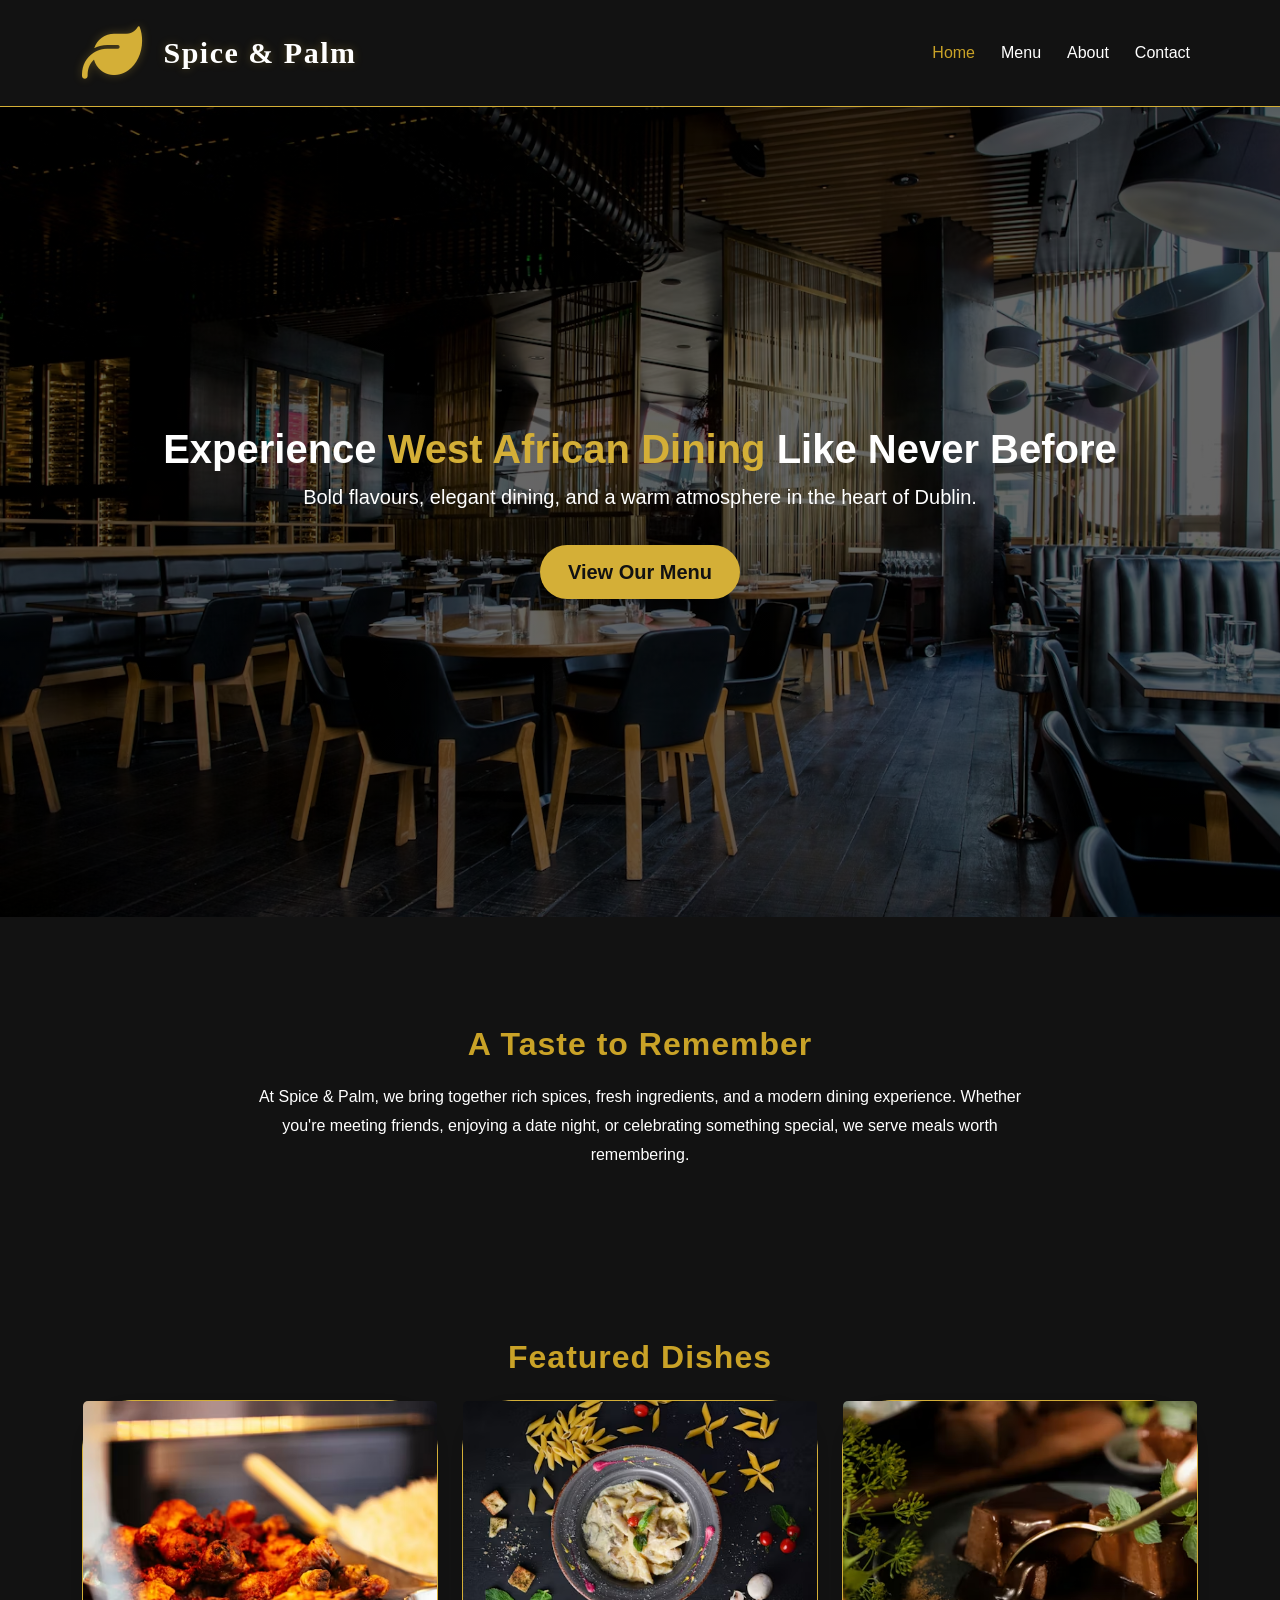
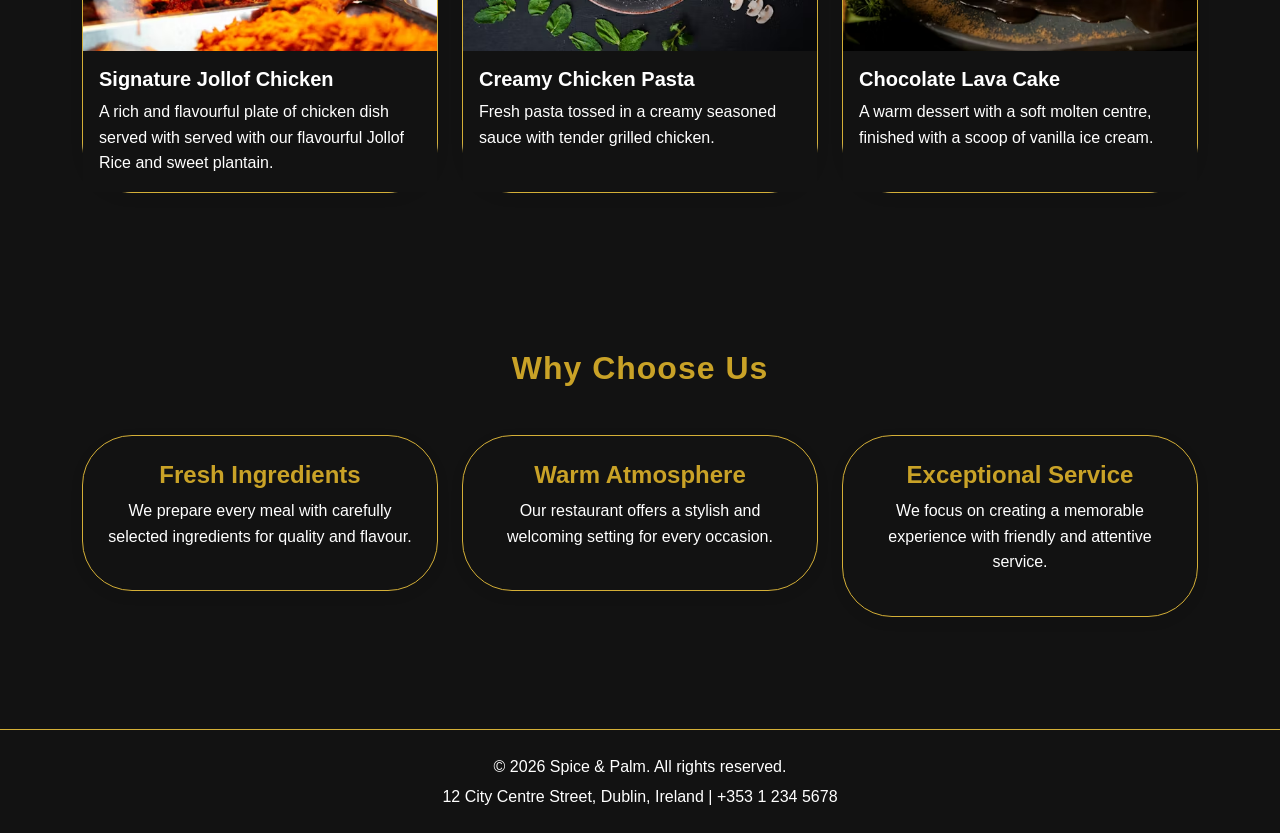
<file: index.html>
<!--Fine Dining for Spice & Palm-->
<!--All images were gotten from Unsplash.com-->
<!--bootstrap was linked via CDN assuming there will be internet when the website is viewd-->



<!DOCTYPE html>
<html lang="en">
	<head>
		<!--character encoding-->
		<meta charset="UTF-8">

		<!--mobile responsiveness-->
		<meta name="viewport" content="width=device-width, initial-scale=1.0">

		<!--SEO Title-->
		<title>Fine Dining in Dublin | Home </title>

		<!-- meta tags were added for search engine optimization-->
		<meta name="description" content="Spice &amp; Palm is a modern restaurant offering bold flavors, 
											elegant dining, and a curated menu including jollof rice,
											pasta, grilled dishes, desserts and drinks in Dublin.">
		<meta name="keywords" content="restaurant Dublin, jollof rice, pasta, fine dining, African cuisine, 
										grilled food,desserts, Spice and Palm restaurant, Dublin food, reservation restaurant">

		<!--favicon-->
		<link rel="icon" href="IMAGES/favicon.png">

		<!-- bootstrap CSS -->
		<link href="https://cdn.jsdelivr.net/npm/bootstrap@5.3.3/dist/css/bootstrap.min.css" rel="stylesheet">

		<!-- external CSS -->
		<link rel="stylesheet" href="CSS/external.css">
		
		<!--header icon image was inserted using fontawesome.com-->
		<link rel="stylesheet" href="https://cdnjs.cloudflare.com/ajax/libs/font-awesome/6.5.0/css/all.min.css">
	</head>
	<body>
		<header>
		
			<!-- navigation bar -->
			<nav class="navbar navbar-expand-lg navbar-dark bg-dark">
				<div class="container">
					<a class="navbar-brand" href="index.html"><i class="fa-solid fa-leaf fa-2x"></i>Spice &amp; Palm</a>
					<button class="navbar-toggler" type="button" data-bs-toggle="collapse" data-bs-target="#navbarNav">
					<span class="navbar-toggler-icon"></span>
					</button>

					<div class="collapse navbar-collapse" id="navbarNav">
						<ul class="navbar-nav ms-auto">
							<li class="nav-item"><a class="nav-link active" href="index.html">Home</a></li>
							<li class="nav-item"><a class="nav-link" href="pages/menu.html" target="_blank">Menu</a></li>
							<li class="nav-item"><a class="nav-link" href="pages/about.html" target="_blank">About</a></li>
							<li class="nav-item"><a class="nav-link" href="pages/contact.html" target="_blank">Contact</a></li>
						</ul>
					</div>
				</div>
			</nav>
		</header>
		
		<!-- hero section -->
		<main>
			<section class="hero d-flex align-items-center text-white text-center">
				<div class="container">
					<h1>Experience <span>West African Dining</span> Like Never Before</h1>
					<p class="lead">Bold flavours, elegant dining, and a warm atmosphere in the heart of Dublin.</p>
					<a href="pages/menu.html" class="btn btn-gold btn-lg mt-3">View Our Menu</a>
				</div>
			</section>

			<!-- intro section -->
			<section class="container my-5 text-center">
				<h2 class="section-title">A Taste to Remember</h2>
				<p class="section-text">
				  At Spice &amp; Palm, we bring together rich spices, fresh ingredients, and a modern dining experience.
				  Whether you're meeting friends, enjoying a date night, or celebrating something special, we serve meals worth remembering.
				</p>
			</section>

			<!-- featured dishes -->
			<section class="container my-5">
				<h2 class="section-title text-center mb-4">Featured Dishes</h2>
				<div class="row g-4">
					<div class="col-12 col-sm-6 col-lg-4">
						<div class="card custom-card h-100">
							<img src="IMAGES/main-jollof-rice.avif" class="card-img-top" alt="Jollof rice">
								<div class="card-body">
								<h5 class="card-title">Signature Jollof Chicken</h5>
								<p class="card-text">A rich and flavourful plate of chicken dish served with served with our flavourful Jollof Rice and sweet plantain.</p>
								</div>
						</div>
					</div>

					<div class="col-12 col-sm-6 col-lg-4">
						<div class="card custom-card h-100">
							<img src="IMAGES/main-chicken-creamy-pasta.avif" class="card-img-top" alt="Chicken pasta">
								<div class="card-body">
								<h5 class="card-title">Creamy Chicken Pasta</h5>
								<p class="card-text">Fresh pasta tossed in a creamy seasoned sauce with tender grilled chicken.</p>
								</div>
						</div>
					</div>

					<div class="col-12 col-sm-6 col-lg-4">
						<div class="card custom-card h-100">
							<img src="IMAGES/chocolate-lava-cake.avif" class="card-img-top" alt="Chocolate cake">
								<div class="card-body">
								<h5 class="card-title">Chocolate Lava Cake</h5>
								<p class="card-text">A warm dessert with a soft molten centre, finished with a scoop of vanilla ice cream.</p>
								</div>
						</div>
					</div>
				</div>
			</section>

			<!-- why choose us box-->
			<section class="why-choose py-5">
				<div class="container">
					<h2 class="section-title text-center mb-5">Why Choose Us</h2>
					<div class="row text-center">
						<div class="col-md-4 mb-4">
							<div class="feature-box">
								<h4>Fresh Ingredients</h4>
								<p>We prepare every meal with carefully selected ingredients for quality and flavour.</p>
							</div>
						</div>
						<div class="col-md-4 mb-4">
							<div class="feature-box">
								<h4>Warm Atmosphere</h4>
								<p>Our restaurant offers a stylish and welcoming setting for every occasion.</p>
							</div>
						</div>
						<div class="col-md-4 mb-4">
							<div class="feature-box">
								<h4>Exceptional Service</h4>
								<p>We focus on creating a memorable experience with friendly and attentive service.</p>
							</div>
						</div>
					</div>
				</div>
			</section>
		</main>

		<footer class="text-center py-4">
			<div class="container">
				<p class="mb-1">&copy; 2026 Spice &amp; Palm. All rights reserved.</p>
				<p class="mb-0">12 City Centre Street, Dublin, Ireland | +353 1 234 5678</p>
			</div>
		</footer>

		<!--back to the top arrow -->
		<button onclick="scrollToTop()" id="topBtn">↑</button>

		<!-- bootstrap JS -->
		<script src="https://cdn.jsdelivr.net/npm/bootstrap@5.3.3/dist/js/bootstrap.bundle.min.js"></script>

		<!-- external JS -->
		<script src="JS/external.js"></script>
	</body>
</html>
</file>
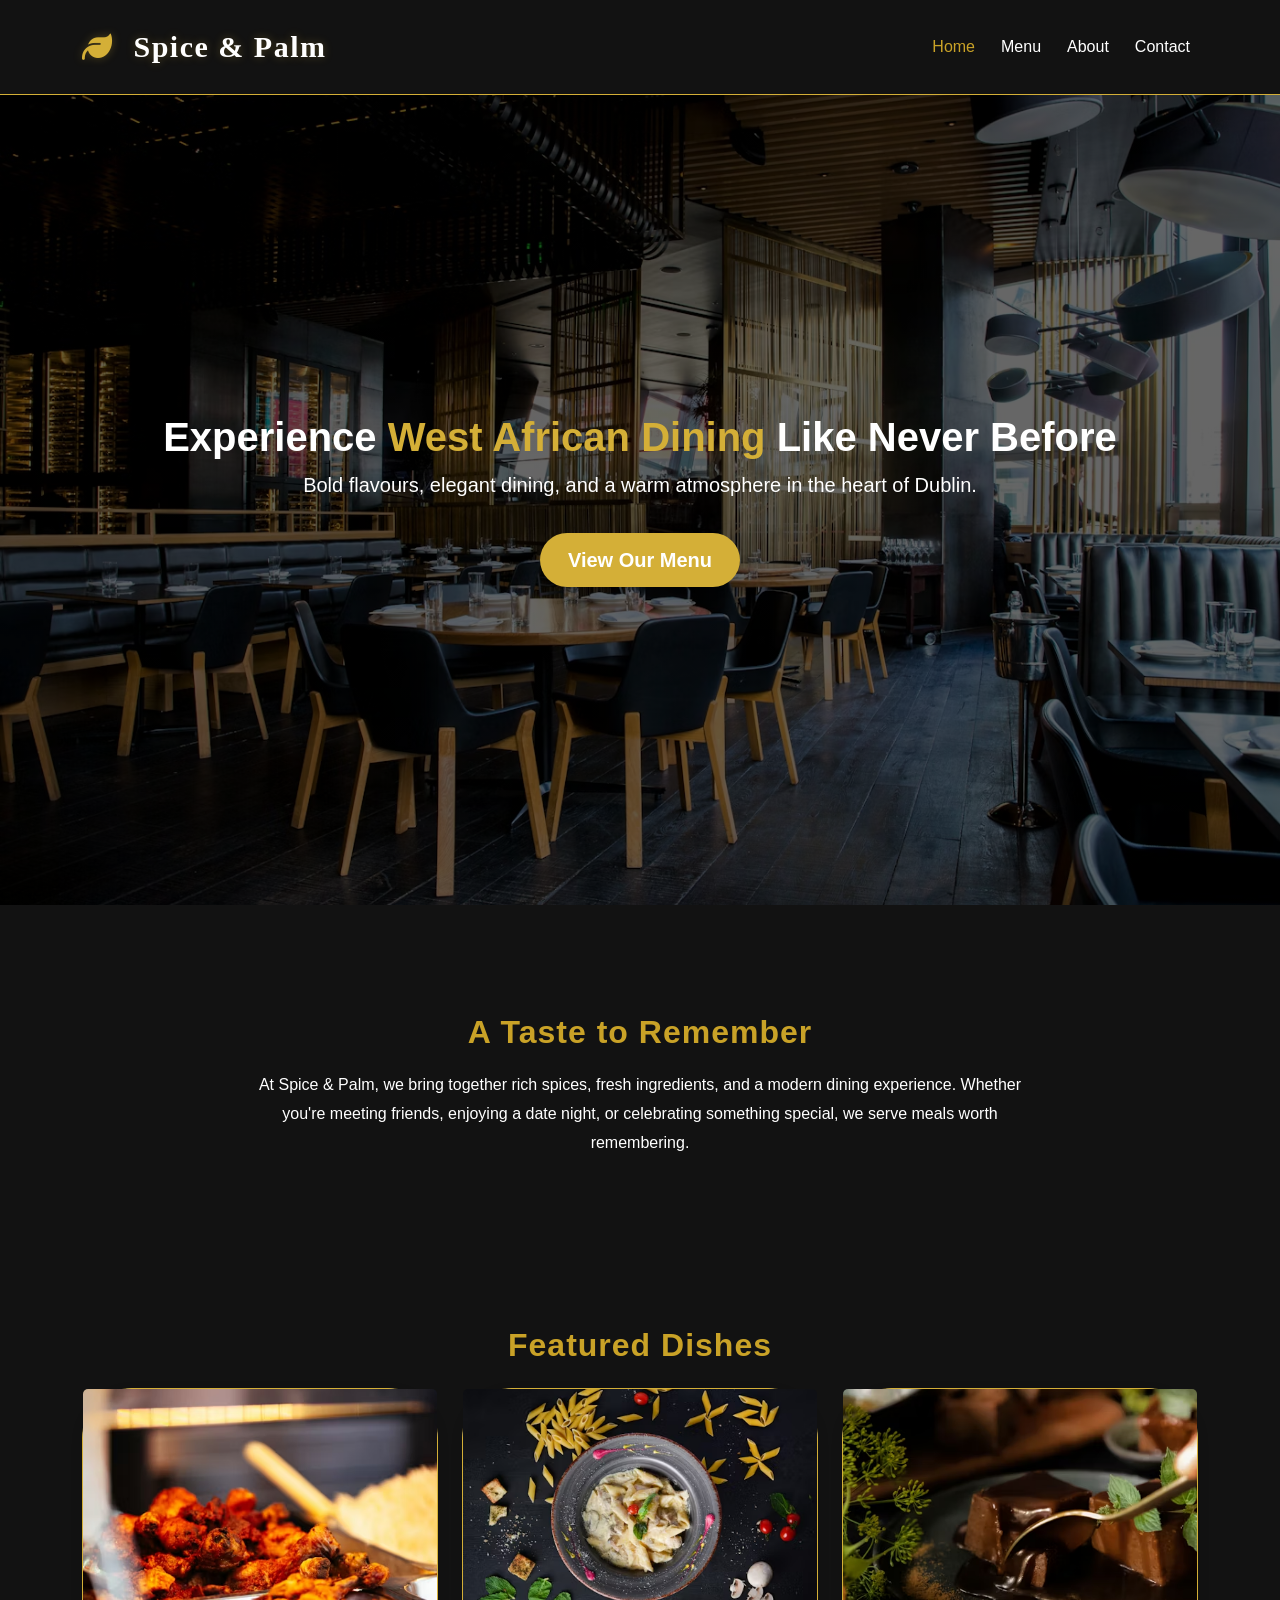
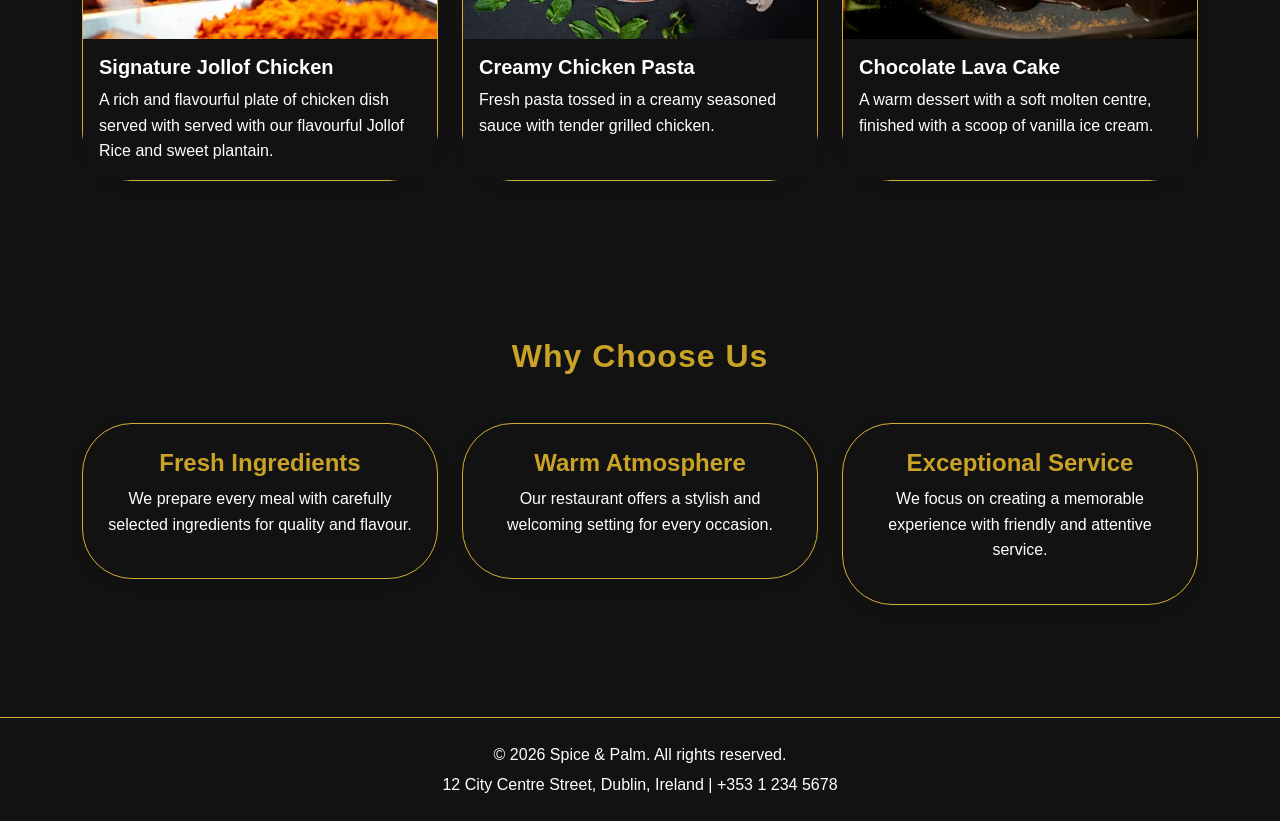
<file: SPICE & PALM/index.html>
<!--Fine Dining for Spice & Palm-->
<!--All images were gotten from Unsplash.com-->
<!--bootstrap was linked via CDN assuming there will be internet when the website is viewd-->



<!DOCTYPE html>
<html lang="en">
	<head>
		<meta charset="UTF-8">
		<meta name="viewport" content="width=device-width, initial-scale=1.0">
		<title>Spice & Palm | Home</title>

		<!-- bootstrap CSS via CDN-->
		<link href="https://cdn.jsdelivr.net/npm/bootstrap@5.3.3/dist/css/bootstrap.min.css" rel="stylesheet">

		<!-- external CSS -->
		<link rel="stylesheet" href="CSS/external.css">
		
		<!--header icon image was inserted using fontawesome.com-->
		<link rel="stylesheet" href="https://cdnjs.cloudflare.com/ajax/libs/font-awesome/6.5.0/css/all.min.css">
	</head>
	<body>
		<header>
		
			<!-- navigation bar -->
			<nav class="navbar navbar-expand-lg navbar-dark bg-dark">
				<div class="container">
					<a class="navbar-brand" href="index.html"><i class="fa-solid fa-leaf"></i>Spice & Palm</a>
					<button class="navbar-toggler" type="button" data-bs-toggle="collapse" data-bs-target="#navbarNav">
					<span class="navbar-toggler-icon"></span>
					</button>

					<div class="collapse navbar-collapse" id="navbarNav">
						<ul class="navbar-nav ms-auto">
							<li class="nav-item"><a class="nav-link active" href="index.html">Home</a></li>
							<li class="nav-item"><a class="nav-link" href="menu.html" target="_blank">Menu</a></li>
							<li class="nav-item"><a class="nav-link" href="about.html" target="_blank">About</a></li>
							<li class="nav-item"><a class="nav-link" href="contact.html" target="_blank">Contact</a></li>
						</ul>
					</div>
				</div>
			</nav>
		</header>
		
		<!-- hero section -->
		<main>
			<section class="hero d-flex align-items-center text-white text-center">
				<div class="container">
					<h1>Experience <span>West African Dining</span> Like Never Before</h1>
					<p class="lead">Bold flavours, elegant dining, and a warm atmosphere in the heart of Dublin.</p>
					<a href="menu.html" class="btn btn-gold btn-lg mt-3">View Our Menu</a>
				</div>
			</section>

			<!-- intro section -->
			<section class="container my-5 text-center">
				<h2 class="section-title">A Taste to Remember</h2>
				<p class="section-text">
				  At Spice & Palm, we bring together rich spices, fresh ingredients, and a modern dining experience.
				  Whether you're meeting friends, enjoying a date night, or celebrating something special, we serve meals worth remembering.
				</p>
			</section>

			<!-- featured dishes -->
			<section class="container my-5">
				<h2 class="section-title text-center mb-4">Featured Dishes</h2>
				<div class="row g-4">
					<div class="col-12 col-sm-6 col-lg-4">
						<div class="card custom-card h-100">
							<img src="IMAGES/main_jollof_rice.avif" class="card-img-top" alt="Jollof rice">
								<div class="card-body">
								<h5 class="card-title">Signature Jollof Chicken</h5>
								<p class="card-text">A rich and flavourful plate of chicken dish served with served with our flavourful Jollof Rice and sweet plantain.</p>
								</div>
						</div>
					</div>

					<div class="col-12 col-sm-6 col-lg-4">
						<div class="card custom-card h-100">
							<img src="IMAGES/main_chicken_creamy_pasta.avif" class="card-img-top" alt="Chicken pasta">
								<div class="card-body">
								<h5 class="card-title">Creamy Chicken Pasta</h5>
								<p class="card-text">Fresh pasta tossed in a creamy seasoned sauce with tender grilled chicken.</p>
								</div>
						</div>
					</div>

					<div class="col-12 col-sm-6 col-lg-4">
						<div class="card custom-card h-100">
							<img src="IMAGES/chocolate_lava_cake.avif" class="card-img-top" alt="Chocolate cake">
								<div class="card-body">
								<h5 class="card-title">Chocolate Lava Cake</h5>
								<p class="card-text">A warm dessert with a soft molten centre, finished with a scoop of vanilla ice cream.</p>
								</div>
						</div>
					</div>
				</div>
			</section>

			<!-- why choose us box-->
			<section class="why-choose py-5">
				<div class="container">
					<h2 class="section-title text-center mb-5">Why Choose Us</h2>
					<div class="row text-center">
						<div class="col-md-4 mb-4">
							<div class="feature-box">
								<h4>Fresh Ingredients</h4>
								<p>We prepare every meal with carefully selected ingredients for quality and flavour.</p>
							</div>
						</div>
						<div class="col-md-4 mb-4">
							<div class="feature-box">
								<h4>Warm Atmosphere</h4>
								<p>Our restaurant offers a stylish and welcoming setting for every occasion.</p>
							</div>
						</div>
						<div class="col-md-4 mb-4">
							<div class="feature-box">
								<h4>Exceptional Service</h4>
								<p>We focus on creating a memorable experience with friendly and attentive service.</p>
							</div>
						</div>
					</div>
				</div>
			</section>
		</main>

		<footer class="text-center py-4">
			<div class="container">
				<p class="mb-1">&copy; 2026 Spice & Palm. All rights reserved.</p>
				<p class="mb-0">12 City Centre Street, Dublin, Ireland | +353 1 234 5678</p>
			</div>
		</footer>

		<!--back to the top arrow -->
		<button onclick="scrollToTop()" id="topBtn">↑</button>

		<!-- bootstrap JS -->
		<script src="https://cdn.jsdelivr.net/npm/bootstrap@5.3.3/dist/js/bootstrap.bundle.min.js"></script>

		<!-- external JS -->
		<script src="JS/external.js"></script>
	</body>
</html>
</file>
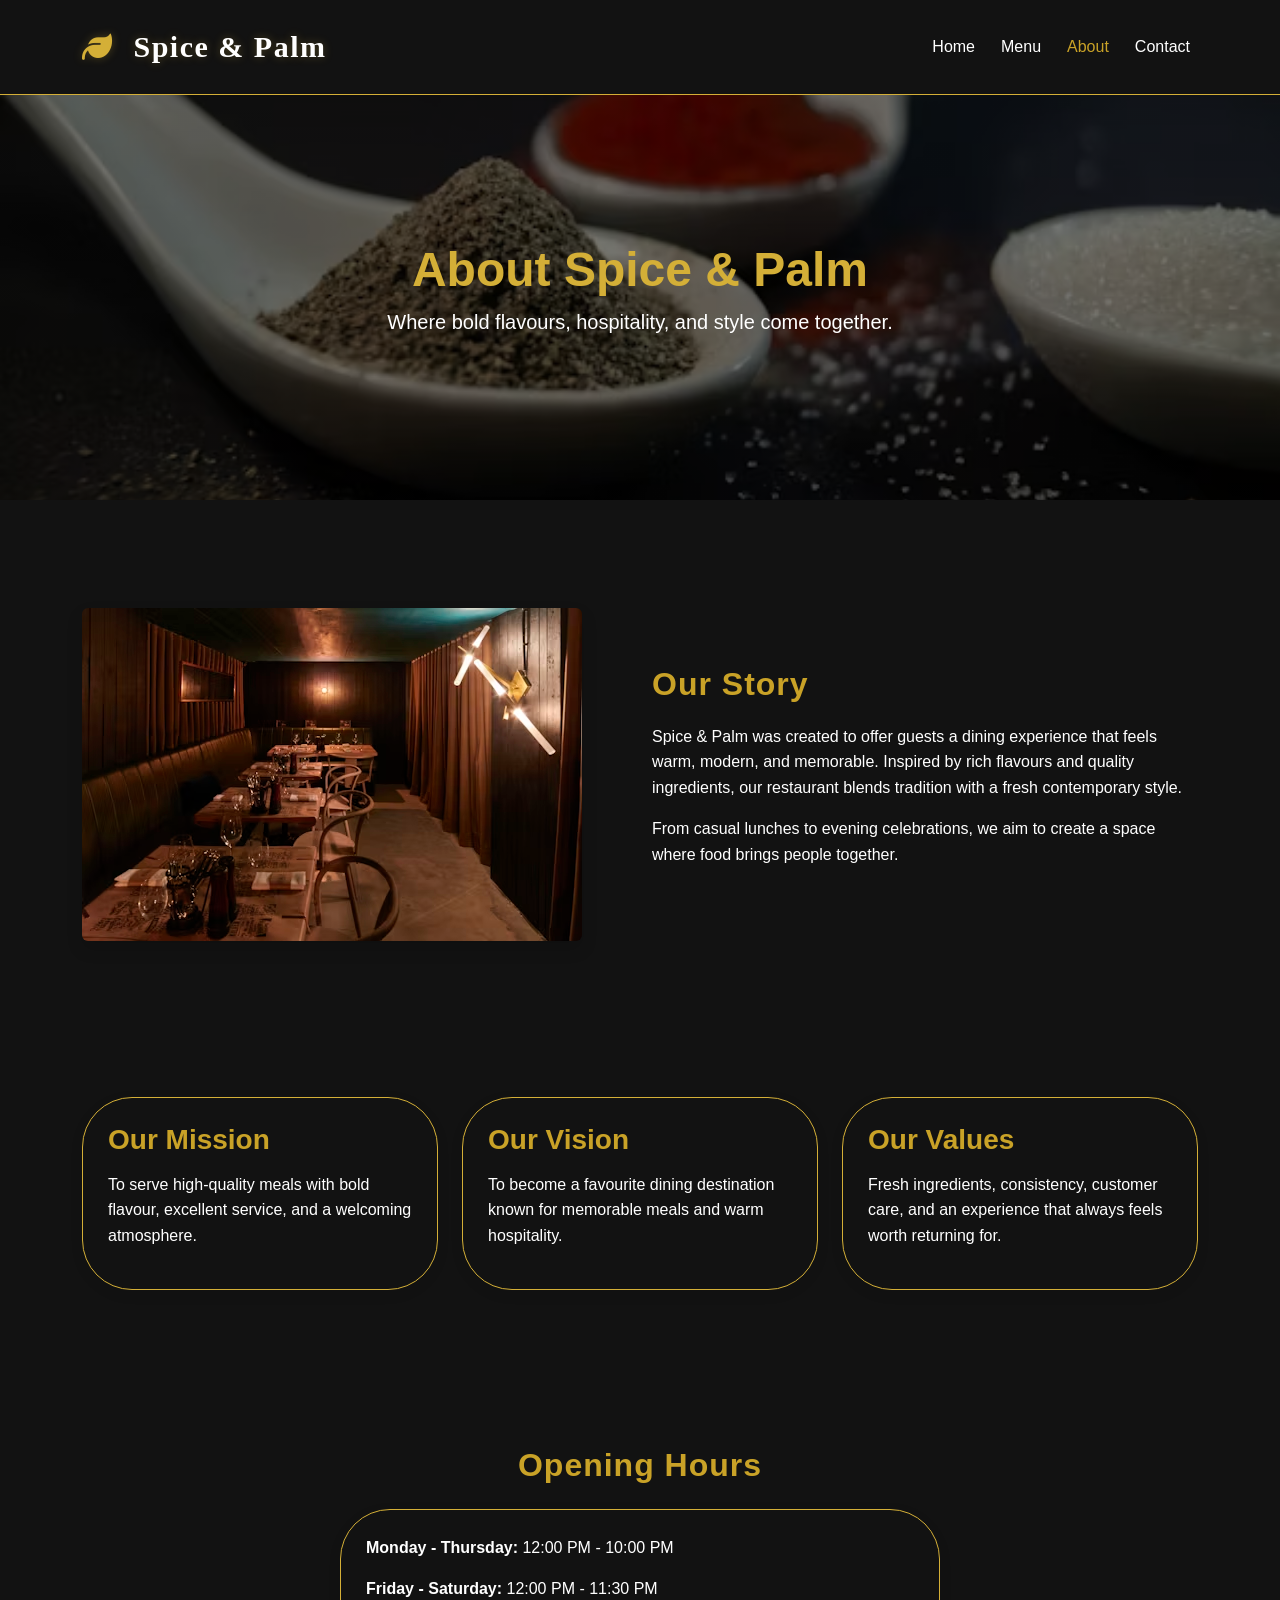
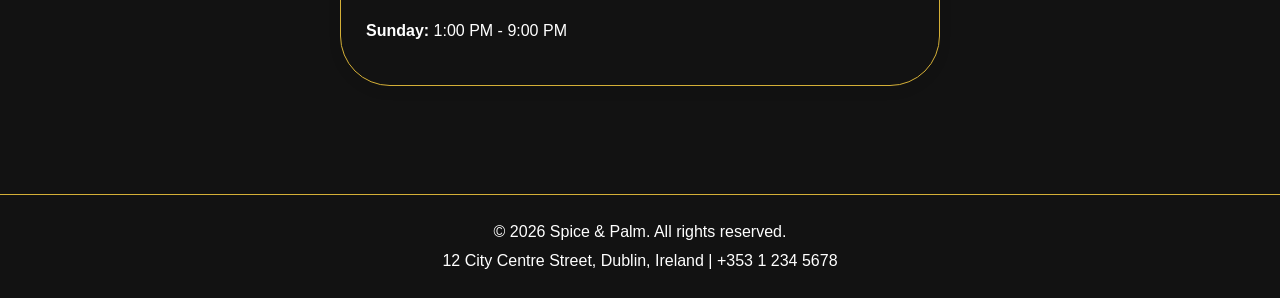
<file: about.html>
<!--Fine Dining for Spice & Palm-->
<!--All images were gotten from Unsplash.com-->
<!--bootstrap was linked via CDN assuming there will be internet when the website is viewed-->



<!DOCTYPE html>
<html lang="en">
	<head>
		<meta charset="UTF-8">
		<meta name="viewport" content="width=device-width, initial-scale=1.0">
		<title>About Us | Spice & Palm</title>

		<!-- bootstrap CSS -->
		<link href="https://cdn.jsdelivr.net/npm/bootstrap@5.3.3/dist/css/bootstrap.min.css" rel="stylesheet">

		<!-- external CSS -->
		<link rel="stylesheet" href="CSS/external.css">
		
		<!--header icon image was inserted using fontawesome.com-->
		<link rel="stylesheet" href="https://cdnjs.cloudflare.com/ajax/libs/font-awesome/6.5.0/css/all.min.css">
	</head>
	<body>

		<!-- navigation bar -->
		<header>
			<nav class="navbar navbar-expand-lg navbar-dark bg-dark">
				<div class="container">
					<a class="navbar-brand" href="index.html"><i class="fa-solid fa-leaf"></i>Spice & Palm</a>
					<button class="navbar-toggler" type="button" data-bs-toggle="collapse" data-bs-target="#navbarNav">
						<span class="navbar-toggler-icon"></span>
					</button>

					<div class="collapse navbar-collapse" id="navbarNav">
						<ul class="navbar-nav ms-auto">
							<li class="nav-item"><a class="nav-link" href="index.html" target="_blank">Home</a></li>
							<li class="nav-item"><a class="nav-link" href="menu.html" target="_blank">Menu</a></li>
						    <li class="nav-item"><a class="nav-link active" href="about.html">About</a></li>
							<li class="nav-item"><a class="nav-link" href="contact.html" target="_blank">Contact</a></li>
						</ul>
					</div>
				</div>
			</nav>
		</header>

		<main>
			<!-- about hero -->
			<section class="about-hero text-center text-white d-flex align-items-center">
				<div class="container">
				  <h1 class="display-5 fw-bold">About Spice & Palm</h1>
				  <p class="lead">Where bold flavours, hospitality, and style come together.</p>
				</div>
			</section>

			<!-- our story -->
			<section class="container my-5">
				<div class="row align-items-center g-4">
					<div class="col-md-6">
						<img src="IMAGES/contact_hero.avif" alt="Restaurant interior" class="img-fluid rounded shadow">
					</div>
					<div class="col-md-6">
						<h2 class="section-title">Our Story</h2>
						<p>
						  Spice & Palm was created to offer guests a dining experience that feels warm, modern, and memorable.
						  Inspired by rich flavours and quality ingredients, our restaurant blends tradition with a fresh contemporary style.
						</p>
						<p>
						  From casual lunches to evening celebrations, we aim to create a space where food brings people together.
						</p>
					</div>
				</div>
			</section>

			<!-- mission / vision -->
			<section class="about-values py-5">
				<div class="container">
					<div class="row g-4">
						<div class="col-md-4">
							<div class="value-card h-100">
								<h3>Our Mission</h3>
								<p>To serve high-quality meals with bold flavour, excellent service, and a welcoming atmosphere.</p>
						  </div>
						</div>
						<div class="col-md-4">
							<div class="value-card h-100">
								<h3>Our Vision</h3>
								<p>To become a favourite dining destination known for memorable meals and warm hospitality.</p>
							</div>
						</div>
						<div class="col-md-4">
							<div class="value-card h-100">
								<h3>Our Values</h3>
								<p>Fresh ingredients, consistency, customer care, and an experience that always feels worth returning for.</p>
							</div>
						</div>
					</div>
				</div>
			</section>


		  	<!-- opening hours -->
			<section class="container my-5">
				<h2 class="section-title text-center mb-4">Opening Hours</h2>
				<div class="hours-box mx-auto">
				  <p><strong>Monday - Thursday:</strong> 12:00 PM - 10:00 PM</p>
				  <p><strong>Friday - Saturday:</strong> 12:00 PM - 11:30 PM</p>
				  <p><strong>Sunday:</strong> 1:00 PM - 9:00 PM</p>
				</div>
			</section>
		</main>

		<!--footer-->
		<footer class="text-center py-4">
			<div class="container">
				<p class="mb-1">&copy; 2026 Spice & Palm. All rights reserved.</p>
				<p class="mb-0">12 City Centre Street, Dublin, Ireland | +353 1 234 5678</p>
			</div>
		</footer>

		<!--back to the top arrow -->
		<button onclick="scrollToTop()" id="topBtn">↑</button>

		<!-- bootstrap JS -->
		<script src="https://cdn.jsdelivr.net/npm/bootstrap@5.3.3/dist/js/bootstrap.bundle.min.js"></script>

		<!-- external JS -->
		<script src="JS/external.js"></script>
	</body>
</html>
</file>
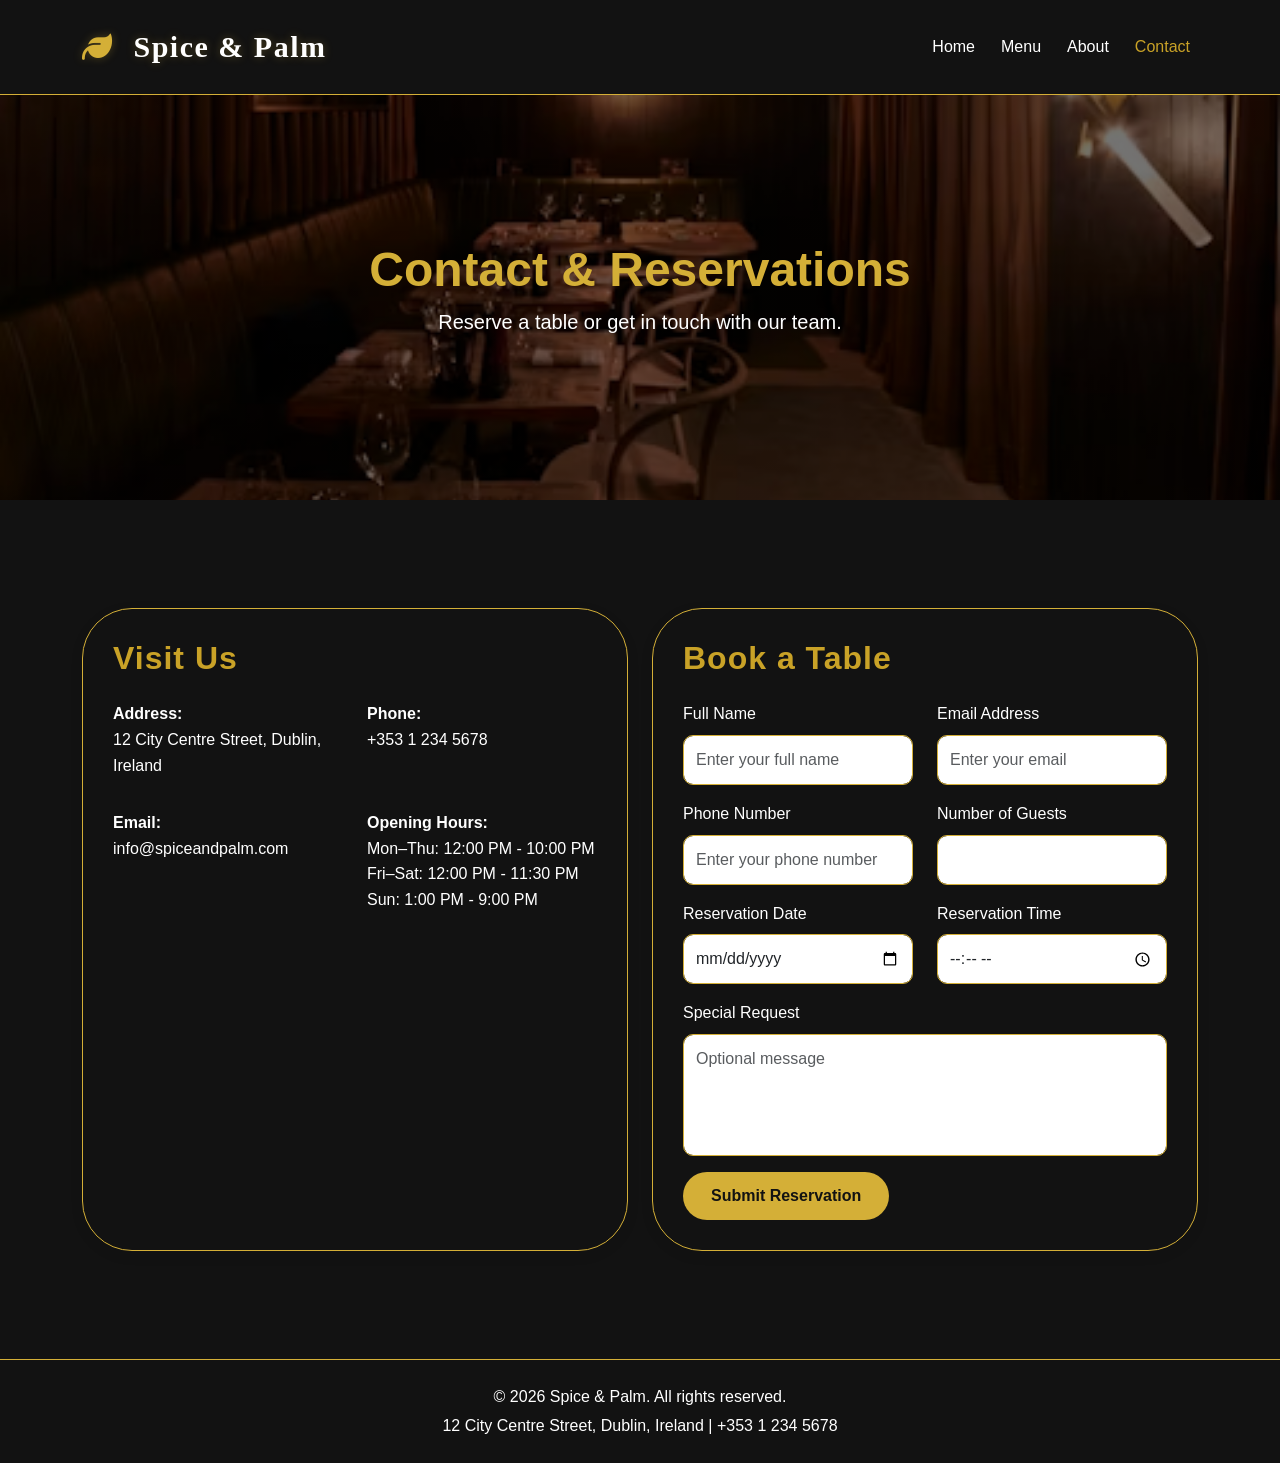
<file: contact.html>
<!--Fine Dining for Spice & Palm-->
<!--All images were gotten from Unsplash.com-->
<!--bootstrap was linked via CDN assuming there will be internet when the website is viewed-->


<!DOCTYPE html>
<html lang="en">
	<head>
		<!--meta tag for optimization-->
		<meta charset="UTF-8">
		<meta name="viewport" content="width=device-width, initial-scale=1.0">
		<title>Contact & Reservation | Spice & Palm</title>

		<!-- bootstrap CSS -->
		<link href="https://cdn.jsdelivr.net/npm/bootstrap@5.3.3/dist/css/bootstrap.min.css" rel="stylesheet">

		<!-- external CSS -->
		<link rel="stylesheet" href="CSS/external.css">
		
		<!--header icon image was inserted using fontawesome.com-->
		<link rel="stylesheet" href="https://cdnjs.cloudflare.com/ajax/libs/font-awesome/6.5.0/css/all.min.css">
	</head>
	<body>

	  <!-- navigation bar -->
		<header>
			<nav class="navbar navbar-expand-lg navbar-dark bg-dark">
				<div class="container">
					<a class="navbar-brand" href="index.html"><i class="fa-solid fa-leaf"></i>Spice & Palm</a>
					<button class="navbar-toggler" type="button" data-bs-toggle="collapse" data-bs-target="#navbarNav">
						<span class="navbar-toggler-icon"></span>
					</button>

					<div class="collapse navbar-collapse" id="navbarNav">
						<ul class="navbar-nav ms-auto">
							<li class="nav-item"><a class="nav-link" href="index.html" target="_blank">Home</a></li>
							<li class="nav-item"><a class="nav-link" href="menu.html" target="_blank">Menu</a></li>
							<li class="nav-item"><a class="nav-link" href="about.html" target="_blank">About</a></li>
							<li class="nav-item"><a class="nav-link active" href="contact.html">Contact</a></li>
						</ul>
					</div>
				</div>
			</nav>
		</header>

		<main>
		  <!-- contact hero -->
			<section class="contact-hero text-center text-white d-flex align-items-center">
				<div class="container">
				  <h1 class="display-5 fw-bold">Contact & Reservations</h1>
				  <p class="lead">Reserve a table or get in touch with our team.</p>
				</div>
			</section>

			<section class="container my-5">
				<div class="row g-4 align-items-stretch">
			
					<!-- contact info -->
					<div class="col-lg-6 d-flex flex-column">
						<div class="contact-info-box flex-grow-1">
							<h2 class="section-title mb-4">Visit Us</h2>
					  
								<div class="row">
								
									<div class="col-6 mb-3">
									<p><strong>Address:</strong><br>12 City Centre Street, Dublin, Ireland</p>
									</div>	
									
									<div class="col-6 mb-3">
										<p><strong>Phone:</strong><br>+353 1 234 5678</p>
									</div>
									
									<div class="col-6 mb-3">
										<p><strong>Email:</strong><br>info@spiceandpalm.com</p>
									</div>
									
									<div class="col-6 mb-3">
										<p><strong>Opening Hours:</strong><br>Mon–Thu: 12:00 PM - 10:00 PM<br>Fri–Sat: 12:00 PM - 11:30 PM<br>Sun: 1:00 PM - 9:00 PM</p>
									</div>
								</div>
				  
								<!--maps embeded-->
								<div class="ratio ratio-16x9">
									<iframe
										src="https://www.google.com/maps?q=Dublin%20City%20Centre&output=embed"
										loading="lazy">
									</iframe>
								</div>
						</div>
					</div>
					
					<!-- reservation form -->
					<div class="col-lg-6">
						<div class="form-box">
							<h2 class="section-title mb-4">Book a Table</h2>

							<form id="reservationForm" novalidate>
								<div class="row">
									<div class="col-md-6 mb-3">
										<label for="name" class="form-label">Full Name</label>
										<span id="name-error" class="error-msg">Enter your name</span>
										<input type="text" class="form-control" id="name" placeholder="Enter your full name" required>
									</div>

									<div class="col-md-6 mb-3 form-input">
										<label for="email" class="form-label">Email Address</label>
										<span id="email-error" class="error-msg">Please enter a valid email</span>
										<input type="email" class="form-control" id="email" placeholder="Enter your email" required>
									</div>
								</div>

								<div class="row">
									<div class="col-md-6 mb-3">
										<label for="phone" class="form-label">Phone Number</label>
										<span id="phone-error" class="error-msg">Enter a valid phone number</span>
										<input type="tel" class="form-control" id="phone" placeholder="Enter your phone number" pattern="[0-9]{9,10}" required>
									</div>

									<div class="col-md-6 mb-3">
										<label for="guests" class="form-label">Number of Guests</label>
										<span id="guest-error" class="error-msg">Please enter a valid number</span>
										<input type="number" class="form-control" id="guests" min="1" max="12" required>
									</div>
								</div>

								<div class="row">
									<div class="col-md-6 mb-3">
										<label for="date" class="form-label">Reservation Date</label>
										<span id="date-error" class="error-msg">Please enter a valid date</span>
										<input type="date" class="form-control" id="date" required>
									</div>

									<div class="col-md-6 mb-3">
										<label for="time" class="form-label">Reservation Time</label>
										<span id="time-error" class="error-msg">Please enter a valid time</span>
										<input type="time" class="form-control" id="time" required>
									</div>
								</div>

								<div class="mb-3">
									<label for="message" class="form-label">Special Request</label>
									<textarea class="form-control" id="message" rows="4" placeholder="Optional message"></textarea>
								</div>

								<button type="submit" class="btn btn-gold">Submit Reservation</button>
							</form>
						</div>
					</div>			
				</div>
			</section>
		</main>

		<!-- footer -->
		<footer class="text-center py-4">
			<div class="container">
				<p class="mb-1">&copy; 2026 Spice & Palm. All rights reserved.</p>
				<p class="mb-0">12 City Centre Street, Dublin, Ireland | +353 1 234 5678</p>
			</div>
		</footer>

		<!--back to the top arrow -->
		<button onclick="scrollToTop()" id="topBtn">↑</button>

		<!-- bootstrap JS -->
		<script src="https://cdn.jsdelivr.net/npm/bootstrap@5.3.3/dist/js/bootstrap.bundle.min.js"></script>

		<!-- external JS -->
		<script src="JS/external.js"></script>
	</body>
</html>
</file>
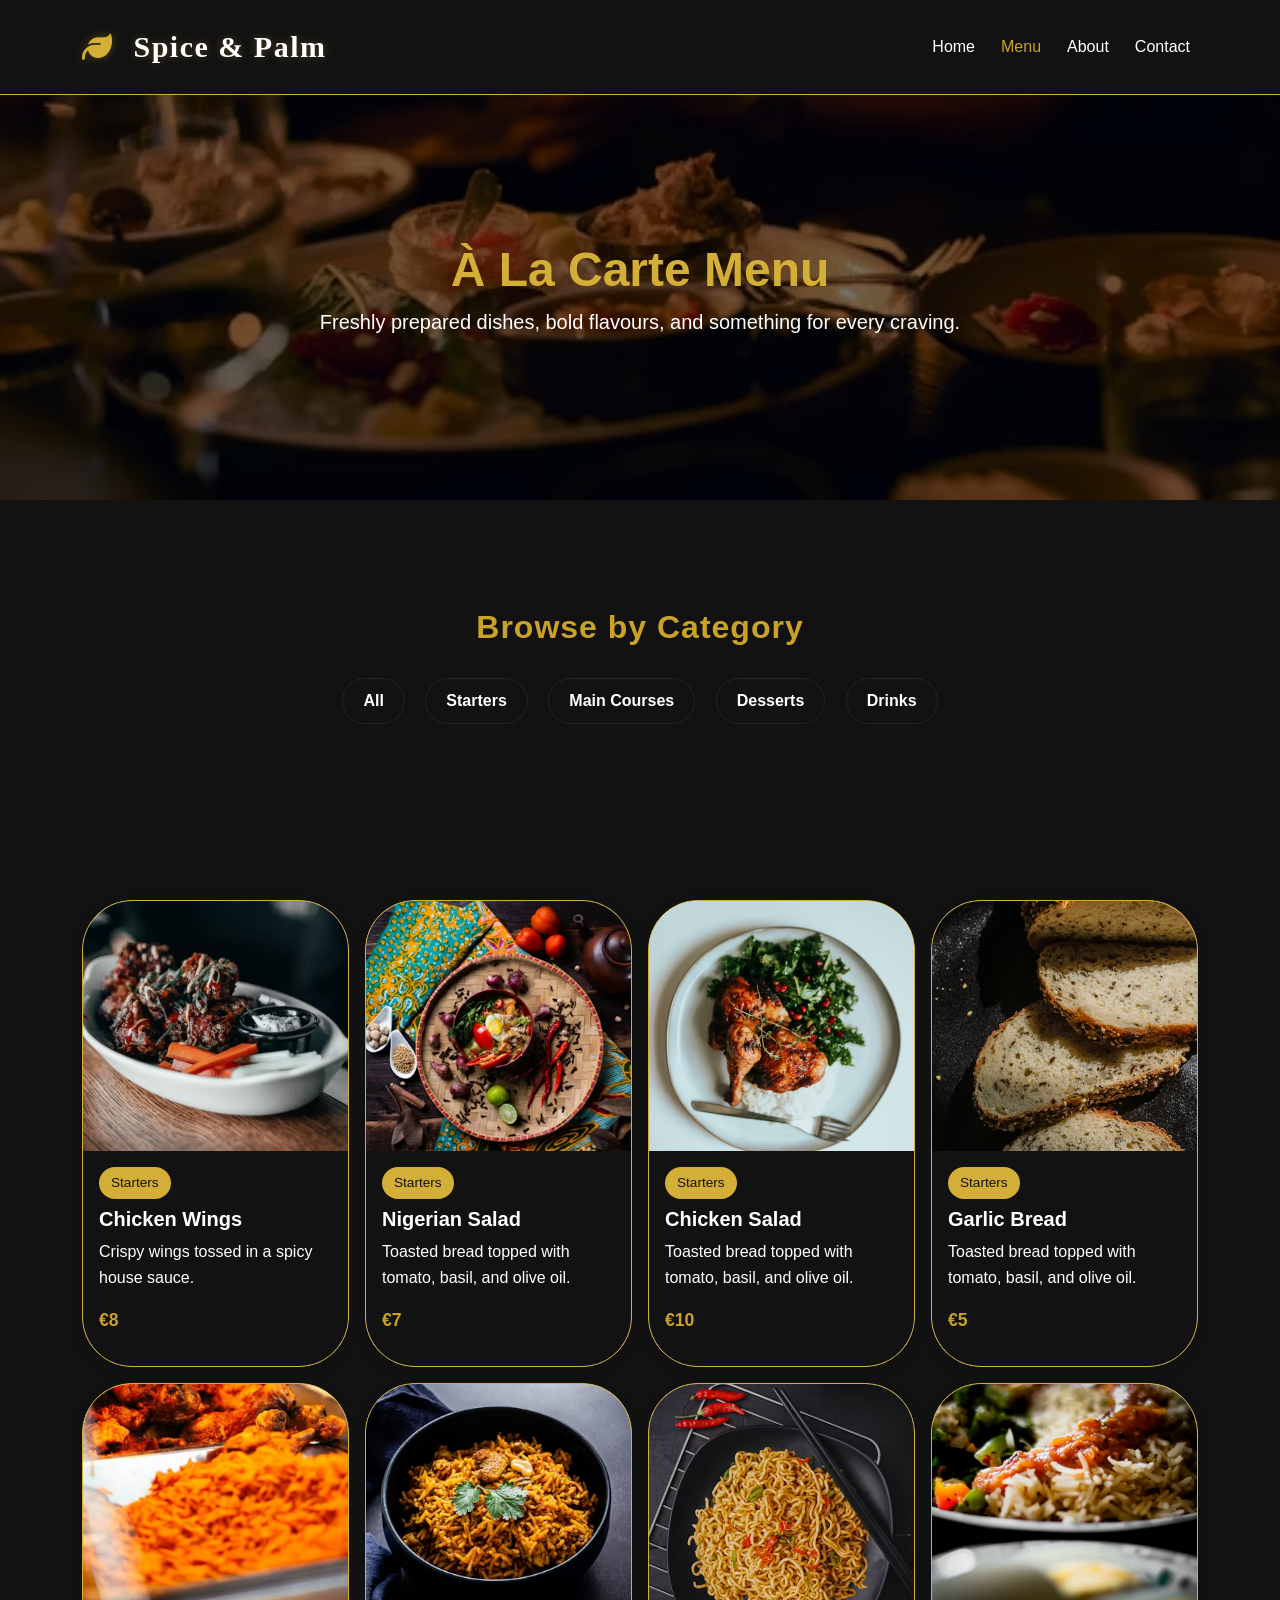
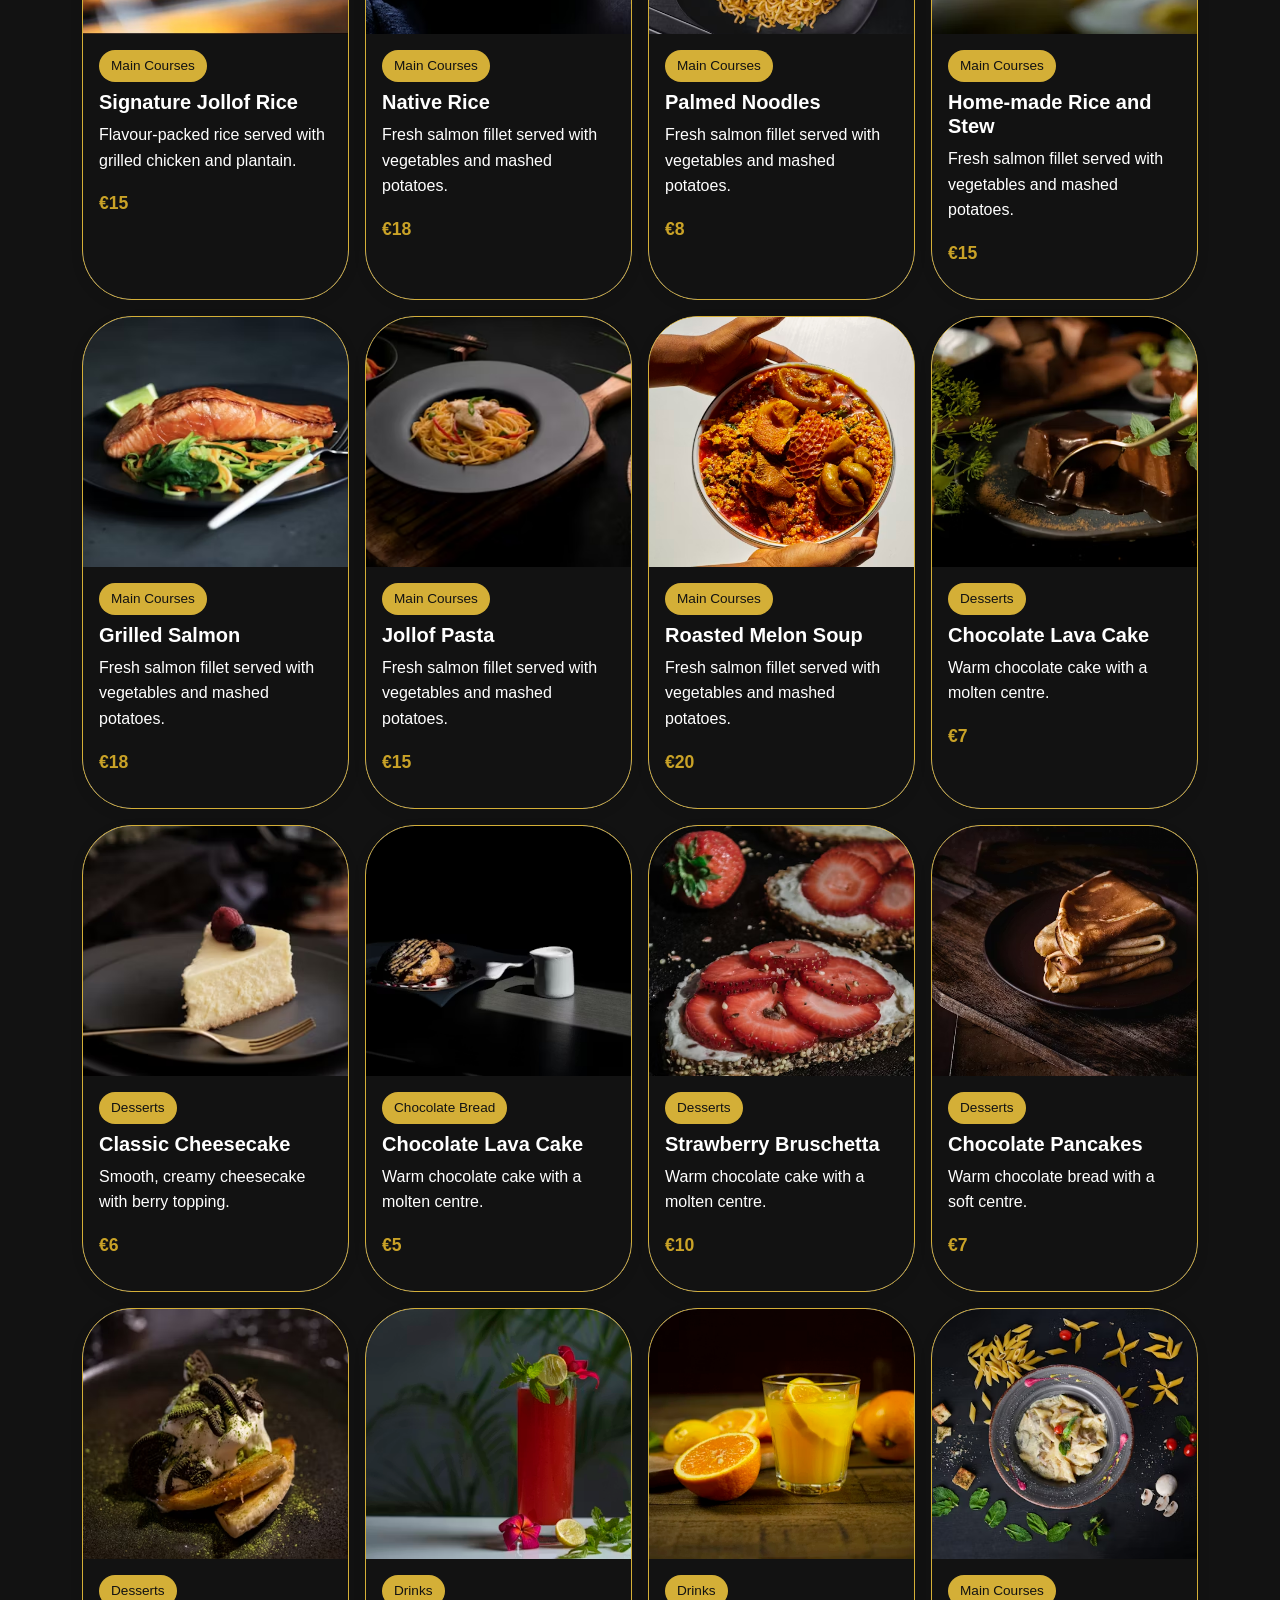
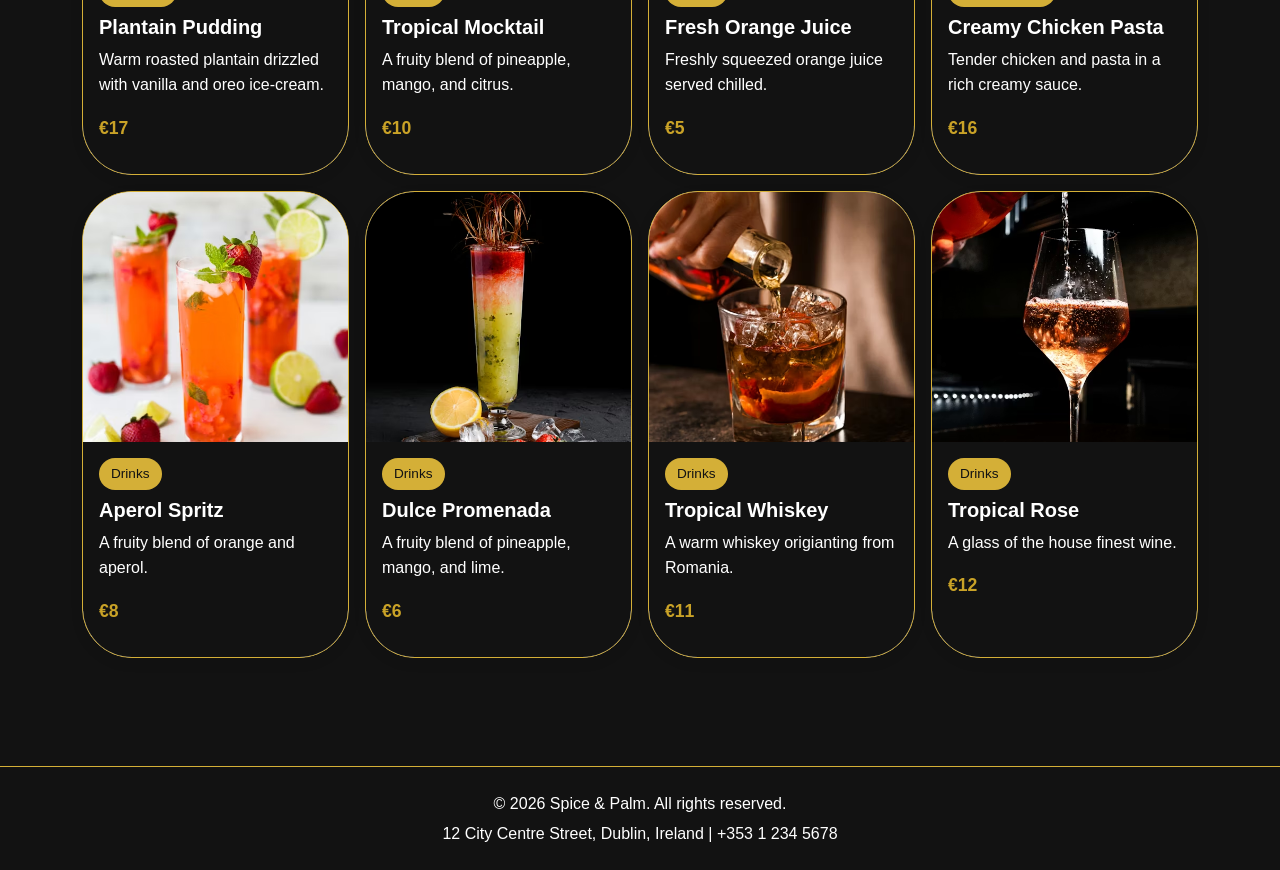
<file: menu.html>
<!--Fine Dining for Spice & Palm-->
<!--All images were gotten from Unsplash.com-->
<!--bootstrap was linked via CDN assuming there will be internet when the website is viewed-->


<!DOCTYPE html>
<html lang="en">
	<head>
		<meta charset="UTF-8">
		<meta name="viewport" content="width=device-width, initial-scale=1.0">
		<title>Menu | Spice & Palm</title>

		<!-- bootstrap CSS -->
		<link href="https://cdn.jsdelivr.net/npm/bootstrap@5.3.3/dist/css/bootstrap.min.css" rel="stylesheet">

		<!-- external CSS -->
		<link rel="stylesheet" href="CSS/external.css">
		
		<!--header icon image was inserted using fontawesome.com-->
		<link rel="stylesheet" href="https://cdnjs.cloudflare.com/ajax/libs/font-awesome/6.5.0/css/all.min.css">
	</head>
	<body>

	  <!-- navigation bar -->
		<header>
			<nav class="navbar navbar-expand-lg navbar-dark bg-dark">
				<div class="container">
					<a class="navbar-brand" href="index.html"><i class="fa-solid fa-leaf"></i>Spice & Palm</a>
					<button class="navbar-toggler" type="button" data-bs-toggle="collapse" data-bs-target="#navbarNav">
						<span class="navbar-toggler-icon"></span>
					</button>

					<div class="collapse navbar-collapse" id="navbarNav">
						<ul class="navbar-nav ms-auto">
							<li class="nav-item"><a class="nav-link" href="index.html" target="_blank">Home</a></li>
							<li class="nav-item"><a class="nav-link active" href="menu.html">Menu</a></li>
							<li class="nav-item"><a class="nav-link" href="about.html" target="_blank">About</a></li>
							<li class="nav-item"><a class="nav-link" href="contact.html" target="_blank">Contact</a></li>
						</ul>
					</div>
				</div>
			</nav>
		</header>

		<!-- menu hero -->
		<main>
			<section class="menu-hero text-center text-white d-flex align-items-center">
				<div class="container">
					<h1 class="display-5 fw-bold">À La Carte Menu</h1>
					<p class="lead">Freshly prepared dishes, bold flavours, and something for every craving.</p>
				</div>
			</section>

			<!-- filter buttons -->
			<section class="container my-5 text-center">
				<h2 class="section-title mb-4">Browse by Category</h2>
					<div class="menu-buttons">
						<button class="btn btn-outline-dark m-2" onclick = "filterMenu('all')">All</button>
						<button class="btn btn-outline-dark m-2" onclick = "filterMenu('starters')">Starters</button>
						<button class="btn btn-outline-dark m-2" onclick = "filterMenu('main')">Main Courses</button>
						<button class="btn btn-outline-dark m-2" onclick = "filterMenu('desserts')">Desserts</button>
						<button class="btn btn-outline-dark m-2" onclick = "filterMenu('drinks')">Drinks</button>
					</div>
			</section>

			<!-- menu items -->
			<section class="container mb-5">
				<div class="row g-3">

					<div class="col-12 col-md-6 col-lg-3 menu-item starters">
						<div class="card menu-card h-100">
							<img src="IMAGES/chicken_wings.avif" class="card-img-top" alt="Chicken Wings">
							<div class="card-body">
								<span class="menu-tag">Starters</span>
								<h5 class="card-title mt-2">Chicken Wings</h5>
								<p class="card-text">Crispy wings tossed in a spicy house sauce.</p>
								<p class="menu-price">€8</p>
							</div>
						</div>
					</div>

					<div class="col-md-6 col-lg-3 menu-item starters">
						<div class="card menu-card h-100">
							<img src="IMAGES/starter_nigerian_custom_salad.avif" class="card-img-top" alt="salad">
							<div class="card-body">
								<span class="menu-tag">Starters</span>
								<h5 class="card-title mt-2">Nigerian Salad</h5>
								<p class="card-text">Toasted bread topped with tomato, basil, and olive oil.</p>
								<p class="menu-price">€7</p>
							</div>
						</div>
					</div>
			  
					<div class="col-md-6 col-lg-3 menu-item starters">
						<div class="card menu-card h-100">
							<img src="IMAGES/chicken_salad.avif" class="card-img-top" alt="chicken salad">
							<div class="card-body">
								<span class="menu-tag">Starters</span>
								<h5 class="card-title mt-2">Chicken Salad</h5>
								<p class="card-text">Toasted bread topped with tomato, basil, and olive oil.</p>
								<p class="menu-price">€10</p>
							</div>
						</div>
					</div>
			  
					<div class="col-md-6 col-lg-3 menu-item starters">
						<div class="card menu-card h-100">
							<img src="IMAGES/starter_garlic_bread.avif" class="card-img-top" alt="Garlic Bread">
							<div class="card-body">
								<span class="menu-tag">Starters</span>
								<h5 class="card-title mt-2">Garlic Bread</h5>
								<p class="card-text">Toasted bread topped with tomato, basil, and olive oil.</p>
								<p class="menu-price">€5</p>
							</div>
						</div>
					</div>

					<div class="col-md-6 col-lg-3 menu-item main">
						<div class="card menu-card h-100">
							<img src="IMAGES/main_jollof_rice.jpg" class="card-img-top" alt="Jollof Rice">
							<div class="card-body">
								<span class="menu-tag">Main Courses</span>
								<h5 class="card-title mt-2">Signature Jollof Rice</h5>
								<p class="card-text">Flavour-packed rice served with grilled chicken and plantain.</p>
								<p class="menu-price">€15</p>
							</div>
						</div>
					</div>

					<div class="col-md-6 col-lg-3 menu-item main">
						<div class="card menu-card h-100">
							<img src="IMAGES/main_native_rice.avif" class="card-img-top" alt="Native Rice">
							<div class="card-body">
								<span class="menu-tag">Main Courses</span>
								<h5 class="card-title mt-2">Native Rice</h5>
								<p class="card-text">Fresh salmon fillet served with vegetables and mashed potatoes.</p>
								<p class="menu-price">€18</p>
							</div>
						</div>
					</div>
					
					<div class="col-md-6 col-lg-3 menu-item main">
						<div class="card menu-card h-100">
							<img src="IMAGES/noodles_main.avif" class="card-img-top" alt="Noodles">
							<div class="card-body">
								<span class="menu-tag">Main Courses</span>
								<h5 class="card-title mt-2">Palmed Noodles</h5>
								<p class="card-text">Fresh salmon fillet served with vegetables and mashed potatoes.</p>
								<p class="menu-price">€8</p>
							</div>
						</div>
					</div>
			  
			  
					<div class="col-md-6 col-lg-3 menu-item main">
						<div class="card menu-card h-100">
							<img src="IMAGES/main_rice_and_stew.avif" class="card-img-top" alt="Rice and Stew">
							<div class="card-body">
								<span class="menu-tag">Main Courses</span>
								<h5 class="card-title mt-2">Home-made Rice and Stew</h5>
								<p class="card-text">Fresh salmon fillet served with vegetables and mashed potatoes.</p>
								<p class="menu-price">€15</p>
							</div>
						</div>
					</div>
			  
					<div class="col-md-6 col-lg-3 menu-item main">
						<div class="card menu-card h-100">
							<img src="IMAGES/grilled_salmon.avif" class="card-img-top" alt="Salmon">
							<div class="card-body">
								<span class="menu-tag">Main Courses</span>
								<h5 class="card-title mt-2">Grilled Salmon</h5>
								<p class="card-text">Fresh salmon fillet served with vegetables and mashed potatoes.</p>
								<p class="menu-price">€18</p>
							</div>
						</div>
					</div>
			  
					<div class="col-md-6 col-lg-3 menu-item main">
						<div class="card menu-card h-100">
							<img src="IMAGES/main_jollof_spag.avif" class="card-img-top" alt="Spaghetti">
							<div class="card-body">
								<span class="menu-tag">Main Courses</span>
								<h5 class="card-title mt-2">Jollof Pasta</h5>
								<p class="card-text">Fresh salmon fillet served with vegetables and mashed potatoes.</p>
								<p class="menu-price">€15</p>
						  </div>
						</div>
					</div>
			  
					<div class="col-md-6 col-lg-3 menu-item main">
						<div class="card menu-card h-100">
							<img src="IMAGES/egusi_soup_main.avif" class="card-img-top" alt="Egusi Soup">
							<div class="card-body">
								<span class="menu-tag">Main Courses</span>
								<h5 class="card-title mt-2">Roasted Melon Soup</h5>
								<p class="card-text">Fresh salmon fillet served with vegetables and mashed potatoes.</p>
								<p class="menu-price">€20</p>
							</div>
						</div>
					</div>
			  
					<div class="col-md-6 col-lg-3 menu-item desserts">
						<div class="card menu-card h-100">
							<img src="IMAGES/chocolate_lava_cake.avif" class="card-img-top" alt="Lava Cake">
							<div class="card-body">
								<span class="menu-tag">Desserts</span>
								<h5 class="card-title mt-2">Chocolate Lava Cake</h5>
								<p class="card-text">Warm chocolate cake with a molten centre.</p>
								<p class="menu-price">€7</p>
							</div>
						</div>
					</div>

					<div class="col-md-6 col-lg-3 menu-item desserts">
						<div class="card menu-card h-100">
							<img src="IMAGES/dessert_cheesecake.avif" class="card-img-top" alt="Cheesecake">
							<div class="card-body">
								<span class="menu-tag">Desserts</span>
								<h5 class="card-title mt-2">Classic Cheesecake</h5>
								<p class="card-text">Smooth, creamy cheesecake with berry topping.</p>
								<p class="menu-price">€6</p>
							</div>
						</div>
					</div>
			  
					<div class="col-md-6 col-lg-3 menu-item desserts">
						<div class="card menu-card h-100">
							<img src="IMAGES/chocolate_bread.avif" class="card-img-top" alt="Bread Cake">
							<div class="card-body">
								<span class="menu-tag">Chocolate Bread</span>
								<h5 class="card-title mt-2">Chocolate Lava Cake</h5>
								<p class="card-text">Warm chocolate cake with a molten centre.</p>
								<p class="menu-price">€5</p>
							</div>
						</div>
					</div>
			  
					<div class="col-md-6 col-lg-3 menu-item desserts">
						<div class="card menu-card h-100">
							<img src="IMAGES/strawberry_bruschetta.avif" class="card-img-top" alt="Bruschetta">
							<div class="card-body">
								<span class="menu-tag">Desserts</span>
								<h5 class="card-title mt-2">Strawberry Bruschetta</h5>
								<p class="card-text">Warm chocolate cake with a molten centre.</p>
								<p class="menu-price">€10</p>
							</div>
						</div>
					</div>
			  
					<div class="col-md-6 col-lg-3 menu-item desserts">
						<div class="card menu-card h-100">
							<img src="IMAGES/dessert_pancakes.avif" class="card-img-top" alt="Pancakes">
							<div class="card-body">
								<span class="menu-tag">Desserts</span>
								<h5 class="card-title mt-2">Chocolate Pancakes</h5>
								<p class="card-text">Warm chocolate bread with a soft centre.</p>
								<p class="menu-price">€7</p>
							</div>
						</div>
					</div>
			  
					<div class="col-md-6 col-lg-3 menu-item desserts">
						<div class="card menu-card h-100">
							<img src="IMAGES/plantain_for_dessert.avif" class="card-img-top" alt="Plantain">
							<div class="card-body">
								<span class="menu-tag">Desserts</span>
								<h5 class="card-title mt-2">Plantain Pudding</h5>
								<p class="card-text">Warm roasted plantain drizzled with vanilla and oreo ice-cream.</p>
								<p class="menu-price">€17</p>
							</div>
						</div>
					</div>

					<div class="col-md-6 col-lg-3 menu-item drinks">
						<div class="card menu-card h-100">
							<img src="IMAGES/tropical_mocktail.avif" class="card-img-top" alt="Mocktail">
							<div class="card-body">
								<span class="menu-tag">Drinks</span>
								<h5 class="card-title mt-2">Tropical Mocktail</h5>
								<p class="card-text">A fruity blend of pineapple, mango, and citrus.</p>
								<p class="menu-price">€10</p>
							</div>
						</div>
					</div>

					<div class="col-md-6 col-lg-3 menu-item drinks">
						<div class="card menu-card h-100">
							<img src="IMAGES/orange_juice.avif" class="card-img-top" alt="Orange Juice">
							<div class="card-body">
								<span class="menu-tag">Drinks</span>
								<h5 class="card-title mt-2">Fresh Orange Juice</h5>
								<p class="card-text">Freshly squeezed orange juice served chilled.</p>
								<p class="menu-price">€5</p>
							</div>
						</div>
					</div>

					<div class="col-md-6 col-lg-3 menu-item main">
						<div class="card menu-card h-100">
							<img src="IMAGES/main_chicken_creamy_pasta.avif" class="card-img-top" alt="Pasta">
							<div class="card-body">
								<span class="menu-tag">Main Courses</span>
								<h5 class="card-title mt-2">Creamy Chicken Pasta</h5>
								<p class="card-text">Tender chicken and pasta in a rich creamy sauce.</p>
								<p class="menu-price">€16</p>
							</div>
						</div>
					</div>
			  
					<div class="col-md-6 col-lg-3 menu-item drinks">
						<div class="card menu-card h-100">
							<img src="IMAGES/aperol_spritz.avif" class="card-img-top" alt="Aperol Spritz">
							<div class="card-body">
								<span class="menu-tag">Drinks</span>
								<h5 class="card-title mt-2">Aperol Spritz</h5>
								<p class="card-text">A fruity blend of orange and aperol.</p>
								<p class="menu-price">€8</p>
							</div>
						</div>
					</div>
			  
					<div class="col-md-6 col-lg-3 menu-item drinks">
						<div class="card menu-card h-100">
							<img src="IMAGES/dessert_dulce_promenada.avif" class="card-img-top" alt="Mocktail">
							<div class="card-body">
								<span class="menu-tag">Drinks</span>
								<h5 class="card-title mt-2">Dulce Promenada</h5>
								<p class="card-text">A fruity blend of pineapple, mango, and lime.</p>
								<p class="menu-price">€6</p>
							</div>
						</div>
					</div>
			  
					<div class="col-md-6 col-lg-3 menu-item drinks">
						<div class="card menu-card h-100">
							<img src="IMAGES/drinks_whiskey.avif" class="card-img-top" alt="Whiskey">
							<div class="card-body">
								<span class="menu-tag">Drinks</span>
								<h5 class="card-title mt-2">Tropical Whiskey</h5>
								<p class="card-text">A warm whiskey origianting from Romania.</p>
								<p class="menu-price">€11</p>
							</div>
						</div>
					</div>


					<div class="col-md-6 col-lg-3 menu-item drinks">
						<div class="card menu-card h-100">
							<img src="IMAGES/rose.avif" class="card-img-top" alt="Rose wine">
							<div class="card-body">
								<span class="menu-tag">Drinks</span>
								<h5 class="card-title mt-2">Tropical Rose</h5>
								<p class="card-text">A glass of the house finest wine.</p>
								<p class="menu-price">€12</p>
							</div>
						</div>
					</div>
				</div>
			</section>
		</main>
		
		<!--footer-->
		<footer class="text-center py-4">
			<div class="container">
				<p class="mb-1">&copy; 2026 Spice & Palm. All rights reserved.</p>
				<p class="mb-0">12 City Centre Street, Dublin, Ireland | +353 1 234 5678</p>
			</div>
		</footer>

		<!--back to the top arrow -->
		<button onclick="scrollToTop()" id="topBtn">↑</button>

		<!-- bootstrap JS -->
		<script src="https://cdn.jsdelivr.net/npm/bootstrap@5.3.3/dist/js/bootstrap.bundle.min.js"></script>

		<!-- external JS -->
		<script src="JS/external.js"></script>
	</body>
</html>
</file>
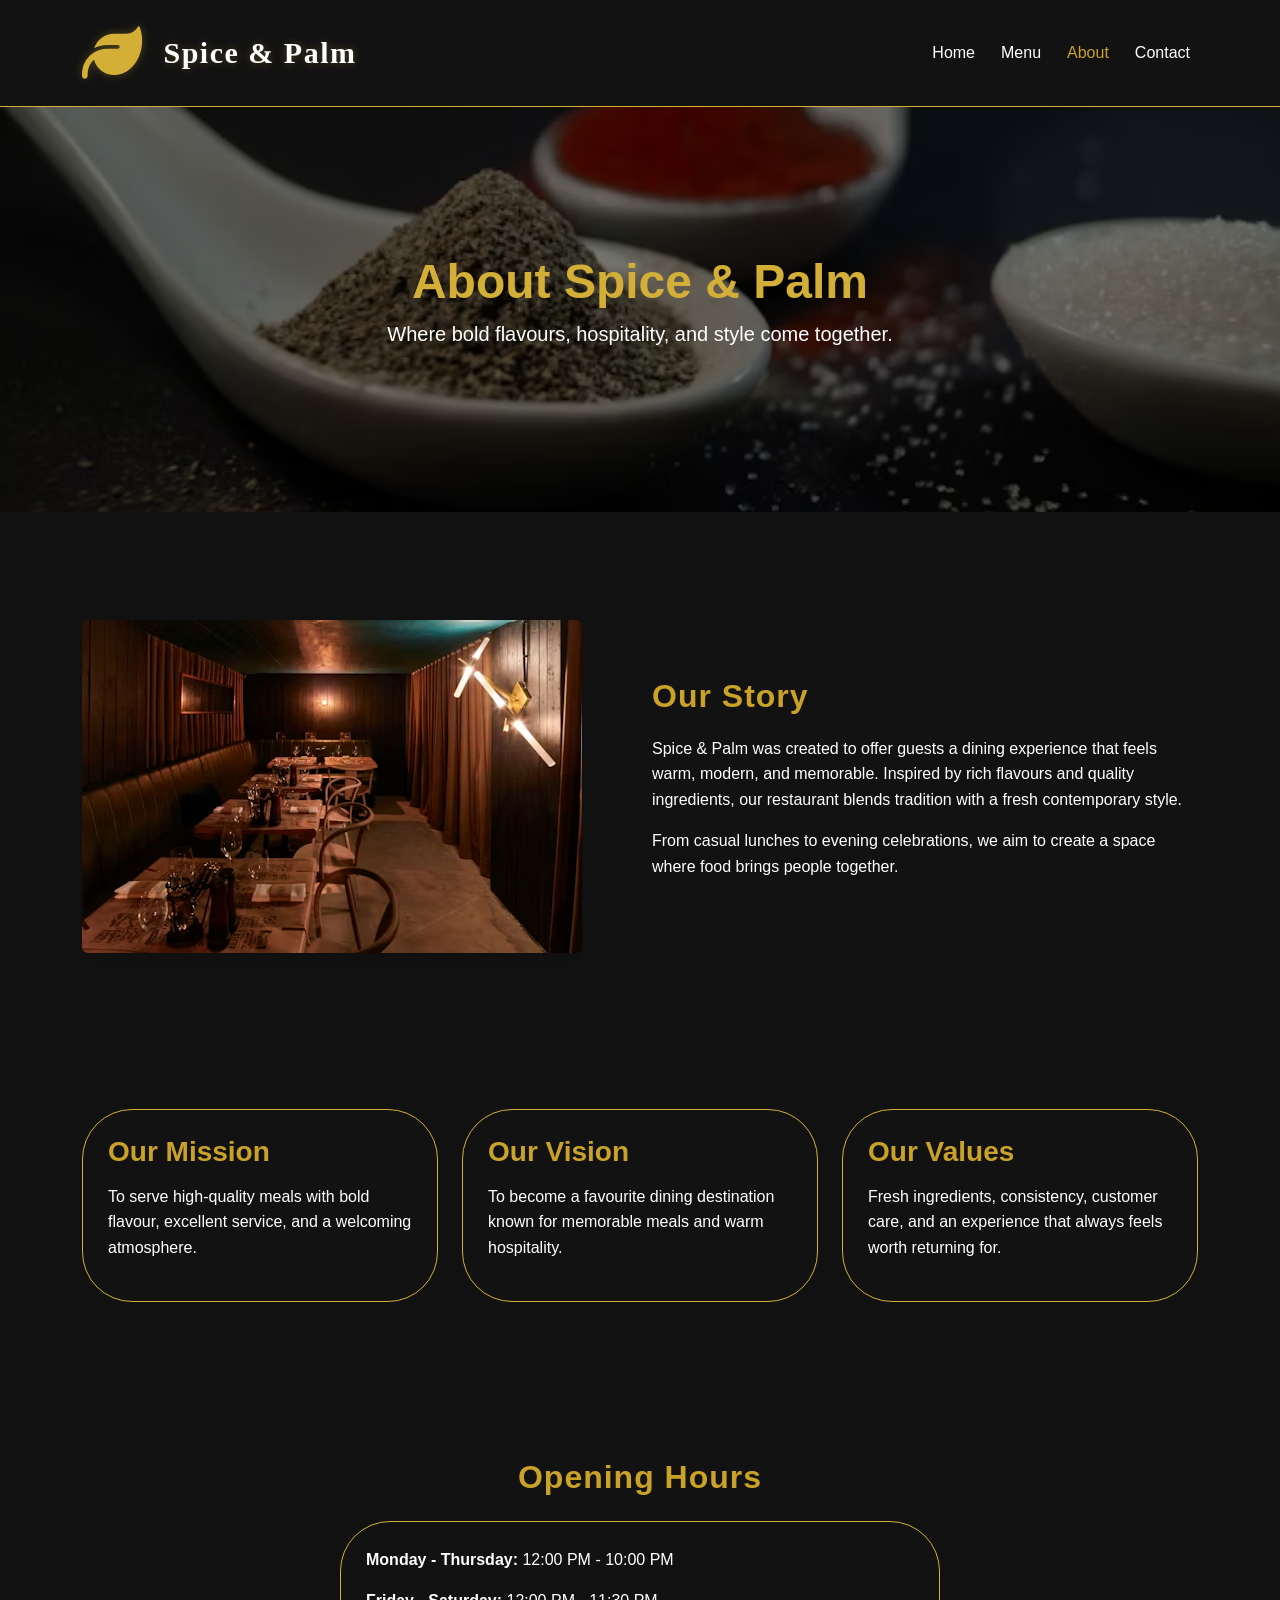
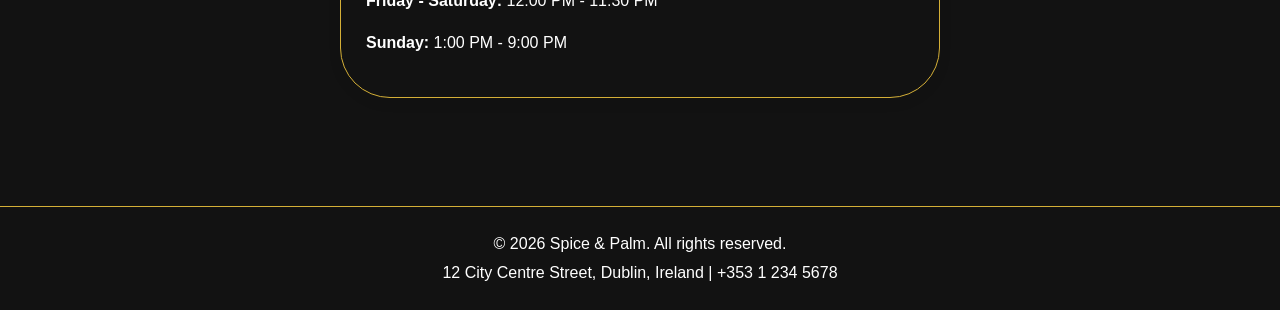
<file: pages/about.html>
<!--Fine Dining for Spice & Palm-->
<!--All images were gotten from Unsplash.com-->
<!--bootstrap was linked via CDN assuming there will be internet when the website is viewed-->



<!DOCTYPE html>
<html lang="en">
	<head>
		<!--character encoding-->
		<meta charset="UTF-8">

		<!--mobile responsiveness-->
		<meta name="viewport" content="width=device-width, initial-scale=1.0">

		<!--SEO Title-->
		<title>Fine Dining in Dublin | About Us </title>

		<!-- meta tags were added for search engine optimization-->
		<meta name="description" content="Spice &amp; Palm is a modern restaurant offering bold flavors, 
											elegant dining, and a curated menu including jollof rice,
											pasta, grilled dishes, desserts and drinks in Dublin.">
		<meta name="keywords" content="restaurant Dublin, jollof rice, pasta, fine dining, African cuisine, 
										grilled food,desserts, Spice and Palm restaurant, Dublin food, reservation restaurant">

		<!--favicon-->
		<link rel="icon" href="../IMAGES/favicon.png">

		<!-- bootstrap CSS -->
		<link href="https://cdn.jsdelivr.net/npm/bootstrap@5.3.3/dist/css/bootstrap.min.css" rel="stylesheet">

		<!-- external CSS -->
		<link rel="stylesheet" href="../CSS/external.css">
		
		<!--header icon image was inserted using fontawesome.com-->
		<link rel="stylesheet" href="https://cdnjs.cloudflare.com/ajax/libs/font-awesome/6.5.0/css/all.min.css">
	</head>
	<body>

		<!-- navigation bar -->
		<header>
			<nav class="navbar navbar-expand-lg navbar-dark bg-dark">
				<div class="container">
					<a class="navbar-brand" href="../index.html"><i class="fa-solid fa-leaf fa-2x"></i>Spice &amp; Palm</a>
					<button class="navbar-toggler" type="button" data-bs-toggle="collapse" data-bs-target="#navbarNav">
						<span class="navbar-toggler-icon"></span>
					</button>

					<div class="collapse navbar-collapse" id="navbarNav">
						<ul class="navbar-nav ms-auto">
							<li class="nav-item"><a class="nav-link" href="../index.html" target="_blank">Home</a></li>
							<li class="nav-item"><a class="nav-link" href="menu.html" target="_blank">Menu</a></li>
						    <li class="nav-item"><a class="nav-link active" href="about.html">About</a></li>
							<li class="nav-item"><a class="nav-link" href="contact.html" target="_blank">Contact</a></li>
						</ul>
					</div>
				</div>
			</nav>
		</header>

		<main>
			<!-- about hero -->
			<section class="about-hero text-center text-white d-flex align-items-center">
				<div class="container">
				  <h1 class="display-5 fw-bold">About Spice &amp; Palm</h1>
				  <p class="lead">Where bold flavours, hospitality, and style come together.</p>
				</div>
			</section>

			<!-- our story -->
			<section class="container my-5">
				<div class="row align-items-center g-4">
					<div class="col-md-6">
						<img src="../IMAGES/contact-hero.avif" alt="Restaurant interior" class="img-fluid rounded shadow">
					</div>
					<div class="col-md-6">
						<h2 class="section-title">Our Story</h2>
						<p>
						  Spice &amp; Palm was created to offer guests a dining experience that feels warm, modern, and memorable.
						  Inspired by rich flavours and quality ingredients, our restaurant blends tradition with a fresh contemporary style.
						</p>
						<p>
						  From casual lunches to evening celebrations, we aim to create a space where food brings people together.
						</p>
					</div>
				</div>
			</section>

			<!-- mission / vision -->
			<section class="about-values py-5">
				<div class="container">
					<div class="row g-4">
						<div class="col-md-4">
							<div class="value-card h-100">
								<h3>Our Mission</h3>
								<p>To serve high-quality meals with bold flavour, excellent service, and a welcoming atmosphere.</p>
						  </div>
						</div>
						<div class="col-md-4">
							<div class="value-card h-100">
								<h3>Our Vision</h3>
								<p>To become a favourite dining destination known for memorable meals and warm hospitality.</p>
							</div>
						</div>
						<div class="col-md-4">
							<div class="value-card h-100">
								<h3>Our Values</h3>
								<p>Fresh ingredients, consistency, customer care, and an experience that always feels worth returning for.</p>
							</div>
						</div>
					</div>
				</div>
			</section>


		  	<!-- opening hours -->
			<section class="container my-5">
				<h2 class="section-title text-center mb-4">Opening Hours</h2>
				<div class="hours-box mx-auto">
				  <p><strong>Monday - Thursday:</strong> 12:00 PM - 10:00 PM</p>
				  <p><strong>Friday - Saturday:</strong> 12:00 PM - 11:30 PM</p>
				  <p><strong>Sunday:</strong> 1:00 PM - 9:00 PM</p>
				</div>
			</section>
		</main>

		<!--footer-->
		<footer class="text-center py-4">
			<div class="container">
				<p class="mb-1">&copy; 2026 Spice &amp; Palm. All rights reserved.</p>
				<p class="mb-0">12 City Centre Street, Dublin, Ireland | +353 1 234 5678</p>
			</div>
		</footer>

		<!--back to the top arrow -->
		<button onclick="scrollToTop()" id="topBtn">↑</button>

		<!-- bootstrap JS -->
		<script src="https://cdn.jsdelivr.net/npm/bootstrap@5.3.3/dist/js/bootstrap.bundle.min.js"></script>

		<!-- external JS -->
		<script src="../JS/external.js"></script>
	</body>
</html>
</file>
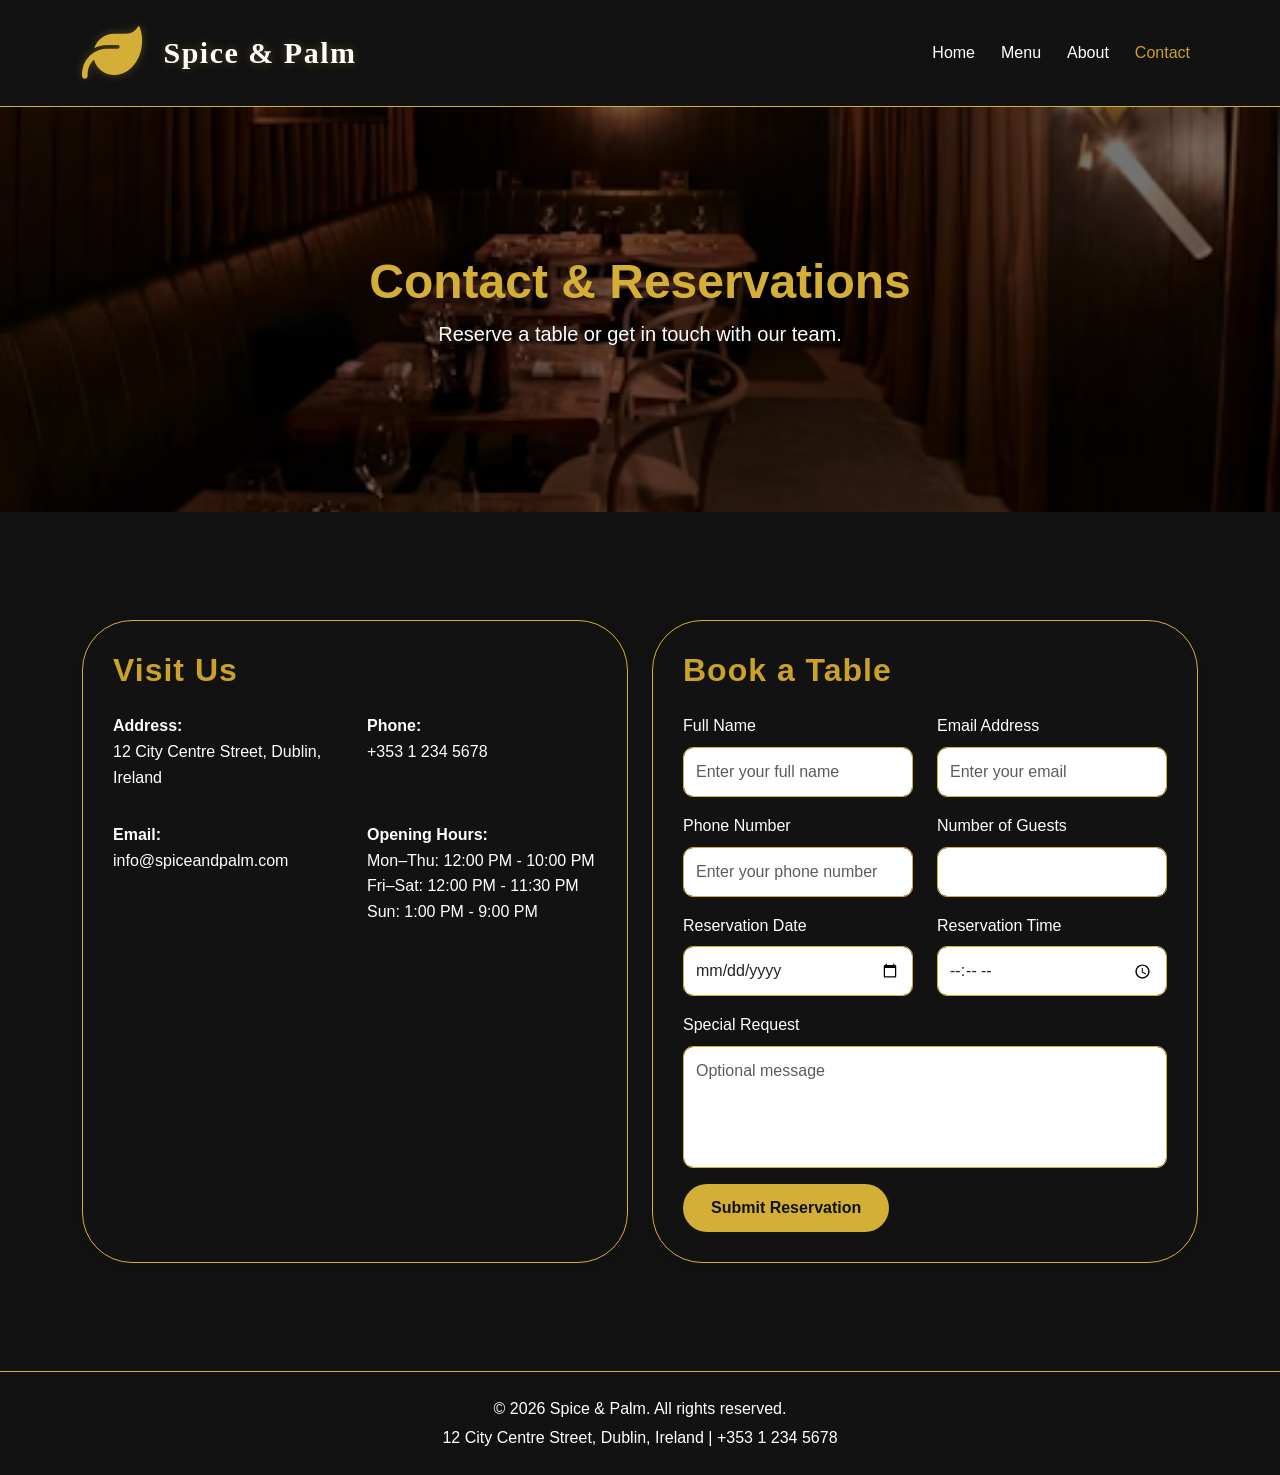
<file: pages/contact.html>
<!--Fine Dining for Spice & Palm-->
<!--All images were gotten from Unsplash.com-->
<!--bootstrap was linked via CDN assuming there will be internet when the website is viewed-->

<!DOCTYPE html>
<html lang="en">
	<head>
		<!--character encoding-->
		<meta charset="UTF-8">

		<!--mobile responsiveness-->
		<meta name="viewport" content="width=device-width, initial-scale=1.0">

		<!--SEO Title-->
		<title>Fine Dining in Dublin | Contact &amp; Reservations </title>

		<!-- meta tags were added for search engine optimization-->
		<meta name="description" content="Spice &amp; Palm is a modern restaurant offering bold flavors, 
											elegant dining, and a curated menu including jollof rice,
											pasta, grilled dishes, desserts and drinks in Dublin.">
		<meta name="keywords" content="restaurant Dublin, jollof rice, pasta, fine dining, African cuisine, 
										grilled food,desserts, Spice and Palm restaurant, Dublin food, reservation restaurant">

		<!--favicon-->
		<link rel="icon" href="../IMAGES/favicon.png">

		<!-- bootstrap CSS -->
		<link href="https://cdn.jsdelivr.net/npm/bootstrap@5.3.3/dist/css/bootstrap.min.css" rel="stylesheet">

		<!-- external CSS -->
		<link rel="stylesheet" href="../CSS/external.css">
		
		<!--header icon image was inserted using fontawesome.com-->
		<link rel="stylesheet" href="https://cdnjs.cloudflare.com/ajax/libs/font-awesome/6.5.0/css/all.min.css">
	</head>
	<body>

	  <!-- navigation bar -->
		<header>
			<nav class="navbar navbar-expand-lg navbar-dark bg-dark">
				<div class="container">
					<a class="navbar-brand" href="../index.html"><i class="fa-solid fa-leaf fa-2x"></i>Spice &amp; Palm</a>
					<button class="navbar-toggler" type="button" data-bs-toggle="collapse" data-bs-target="#navbarNav">
						<span class="navbar-toggler-icon"></span>
					</button>

					<div class="collapse navbar-collapse" id="navbarNav">
						<ul class="navbar-nav ms-auto">
							<li class="nav-item"><a class="nav-link" href="../index.html" target="_blank">Home</a></li>
							<li class="nav-item"><a class="nav-link" href="menu.html" target="_blank">Menu</a></li>
							<li class="nav-item"><a class="nav-link" href="about.html" target="_blank">About</a></li>
							<li class="nav-item"><a class="nav-link active" href="contact.html">Contact</a></li>
						</ul>
					</div>
				</div>
			</nav>
		</header>

		<main>
		  <!-- contact hero -->
			<section class="contact-hero text-center text-white d-flex align-items-center">
				<div class="container">
				  <h1 class="display-5 fw-bold">Contact &amp; Reservations</h1>
				  <p class="lead">Reserve a table or get in touch with our team.</p>
				</div>
			</section>

			<section class="container my-5">
				<div class="row g-4 align-items-stretch">
			
					<!-- contact info -->
					<div class="col-lg-6 d-flex flex-column">
						<div class="contact-info-box flex-grow-1">
							<h2 class="section-title mb-4">Visit Us</h2>
					  
								<div class="row">
								
									<div class="col-6 mb-3">
									<p><strong>Address:</strong><br>12 City Centre Street, Dublin, Ireland</p>
									</div>	
									
									<div class="col-6 mb-3">
										<p><strong>Phone:</strong><br>+353 1 234 5678</p>
									</div>
									
									<div class="col-6 mb-3">
										<p><strong>Email:</strong><br>info@spiceandpalm.com</p>
									</div>
									
									<div class="col-6 mb-3">
										<p><strong>Opening Hours:</strong><br>Mon–Thu: 12:00 PM - 10:00 PM<br>Fri–Sat: 12:00 PM - 11:30 PM<br>Sun: 1:00 PM - 9:00 PM</p>
									</div>
								</div>
				  
								<!--maps embeded-->
								<div class="ratio ratio-16x9">
									<iframe
										src="https://www.google.com/maps?q=Dublin%20City%20Centre&output=embed"
										loading="lazy">
									</iframe>
								</div>
						</div>
					</div>
					
					<!-- reservation form -->
					<div class="col-lg-6">
						<div class="form-box">
							<h2 class="section-title mb-4">Book a Table</h2>

							<form id="reservationForm" novalidate>
								<div class="row">
									<div class="col-md-6 mb-3">
										<label for="name" class="form-label">Full Name</label>
										<span id="name-error" class="error-msg">Enter your name</span>
										<input type="text" class="form-control" id="name" placeholder="Enter your full name" required>
									</div>

									<div class="col-md-6 mb-3 form-input">
										<label for="email" class="form-label">Email Address</label>
										<span id="email-error" class="error-msg">Please enter a valid email</span>
										<input type="email" class="form-control" id="email" placeholder="Enter your email" required>
									</div>
								</div>

								<div class="row">
									<div class="col-md-6 mb-3">
										<label for="phone" class="form-label">Phone Number</label>
										<span id="phone-error" class="error-msg">Enter a valid phone number</span>
										<input type="tel" class="form-control" id="phone" placeholder="Enter your phone number" pattern="[0-9]{9,10}" required>
									</div>

									<div class="col-md-6 mb-3">
										<label for="guests" class="form-label">Number of Guests</label>
										<span id="guest-error" class="error-msg">Please enter a valid number</span>
										<input type="number" class="form-control" id="guests" min="1" max="12" required>
									</div>
								</div>

								<div class="row">
									<div class="col-md-6 mb-3">
										<label for="date" class="form-label">Reservation Date</label>
										<span id="date-error" class="error-msg">Please enter a valid date</span>
										<input type="date" class="form-control" id="date" required>
									</div>

									<div class="col-md-6 mb-3">
										<label for="time" class="form-label">Reservation Time</label>
										<span id="time-error" class="error-msg">Please enter a valid time</span>
										<input type="time" class="form-control" id="time" required>
									</div>
								</div>

								<div class="mb-3">
									<label for="message" class="form-label">Special Request</label>
									<textarea class="form-control" id="message" rows="4" placeholder="Optional message"></textarea>
								</div>

								<button type="submit" class="btn btn-gold">Submit Reservation</button>
							</form>
						</div>
					</div>			
				</div>
			</section>
		</main>

		<!-- footer -->
		<footer class="text-center py-4">
			<div class="container">
				<p class="mb-1">&copy; 2026 Spice &amp; Palm. All rights reserved.</p>
				<p class="mb-0">12 City Centre Street, Dublin, Ireland | +353 1 234 5678</p>
			</div>
		</footer>

		<!--back to the top arrow -->
		<button onclick="scrollToTop()" id="topBtn">↑</button>

		<!-- bootstrap JS -->
		<script src="https://cdn.jsdelivr.net/npm/bootstrap@5.3.3/dist/js/bootstrap.bundle.min.js"></script>

		<!-- external JS -->
		<script src="../JS/external.js"></script>
	</body>
</html>
</file>
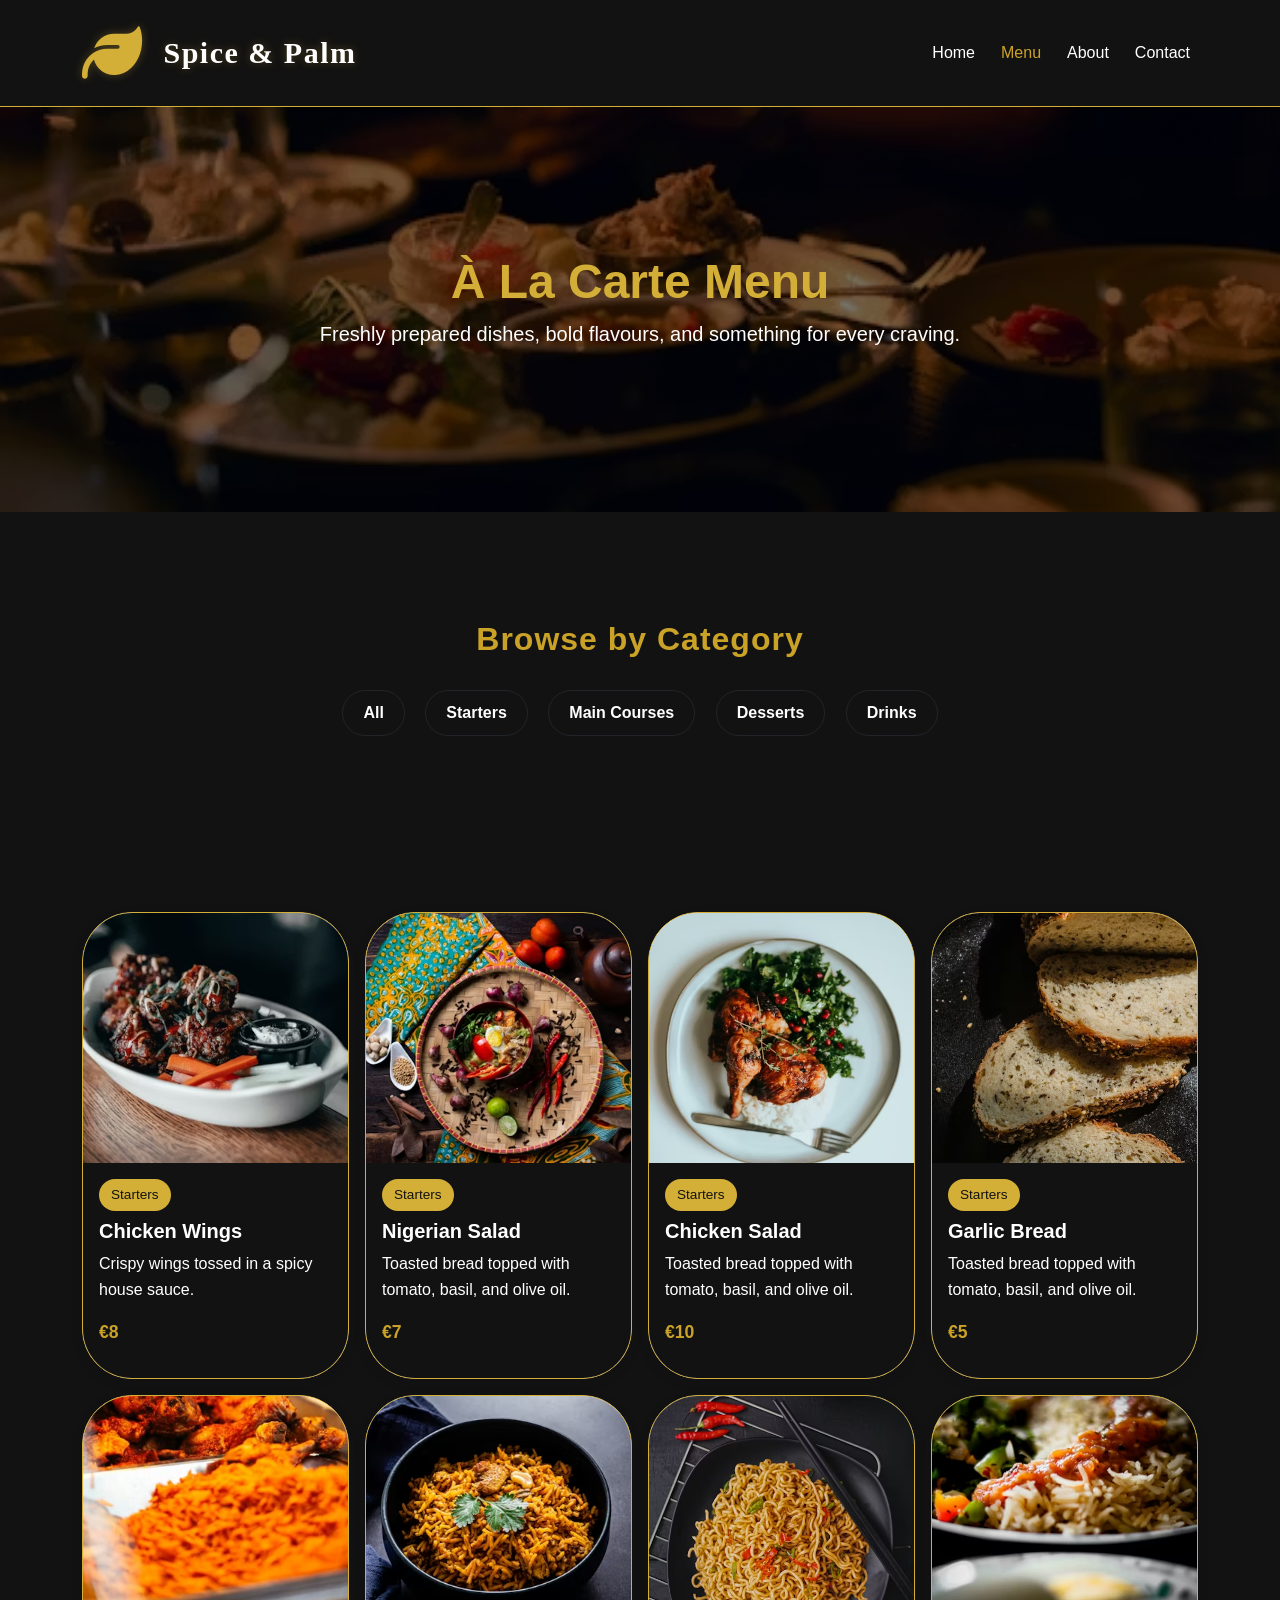
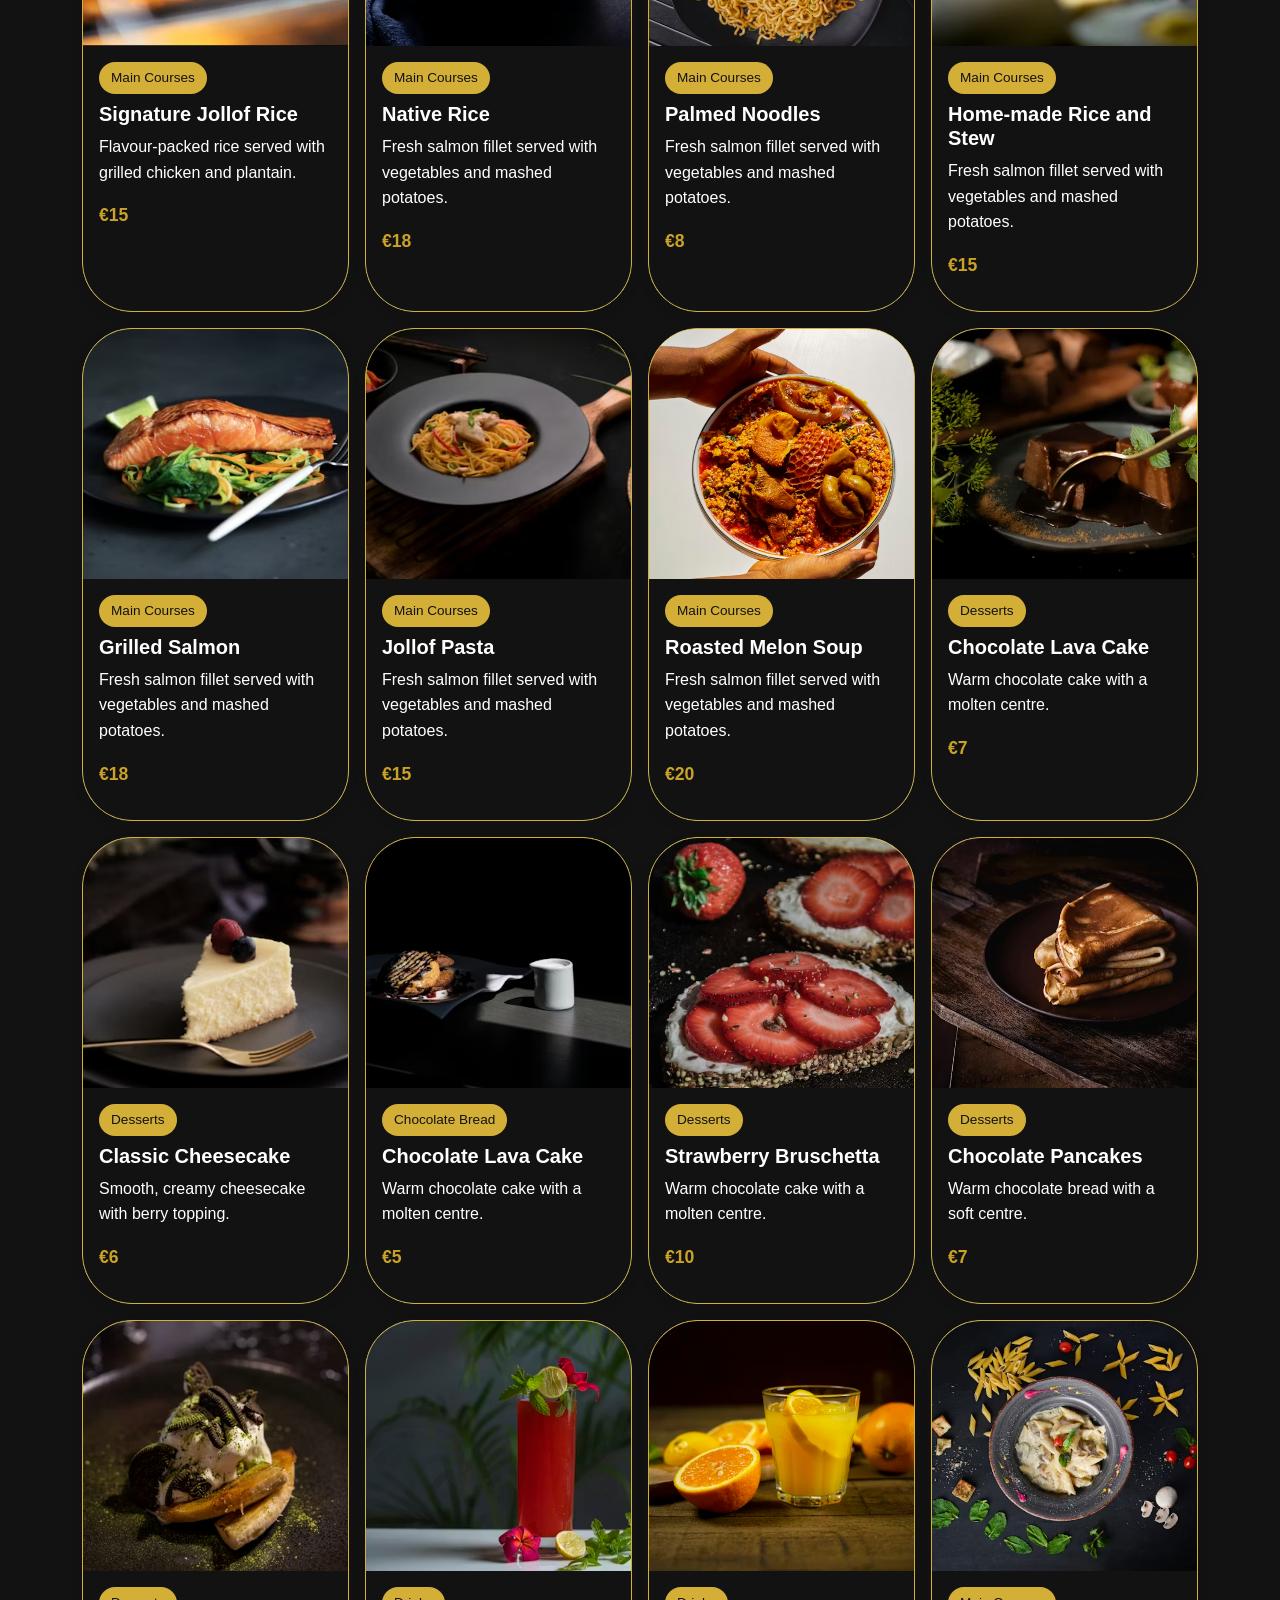
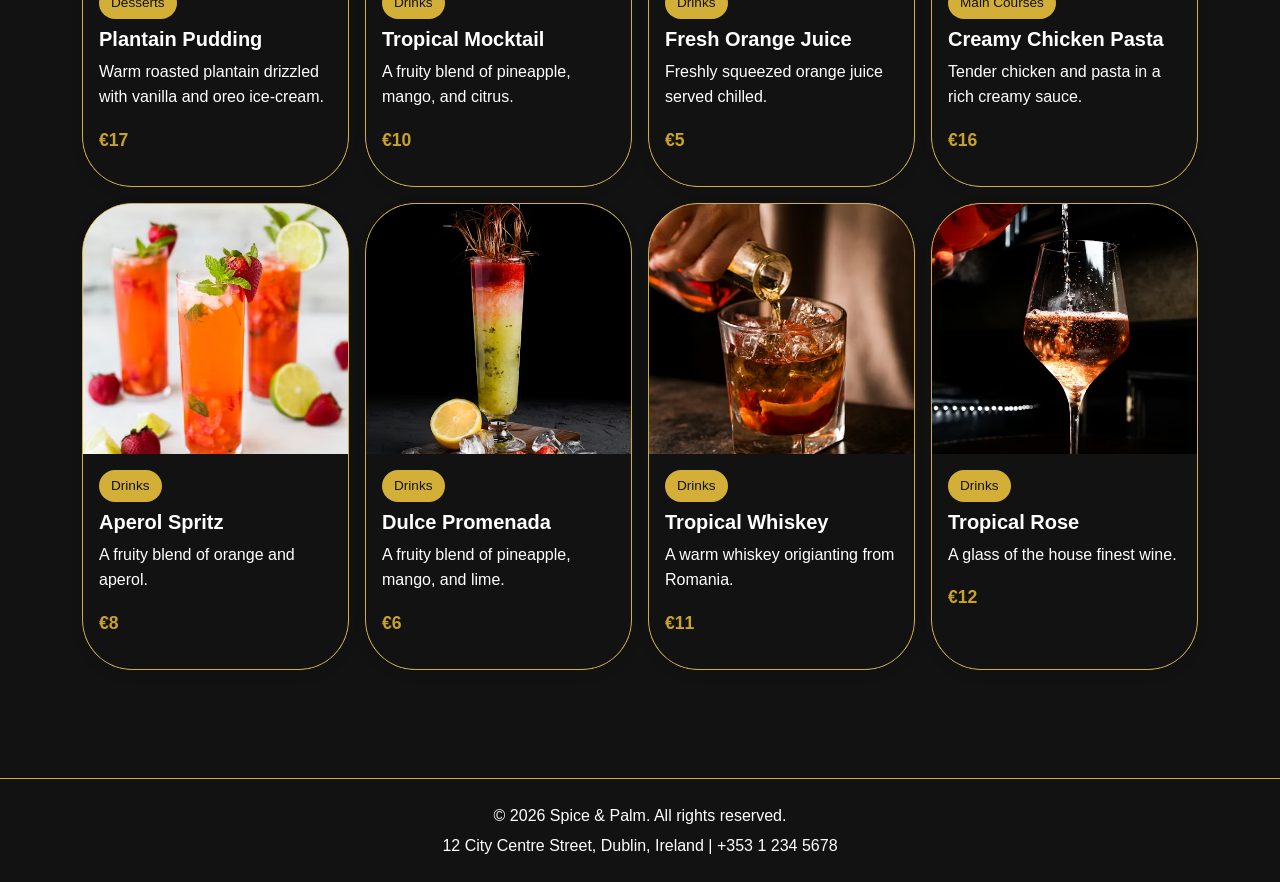
<file: pages/menu.html>
<!--Fine Dining for Spice & Palm-->
<!--All images were gotten from Unsplash.com-->
<!--bootstrap was linked via CDN assuming there will be internet when the website is viewed-->

<!DOCTYPE html>
<html lang="en">
	<head>
		<!--character encoding-->
		<meta charset="UTF-8">

		<!--mobile responsiveness-->
		<meta name="viewport" content="width=device-width, initial-scale=1.0">

		<!--SEO Title-->
		<title>Fine Dining in Dublin | Menu </title>

		<!-- meta tags were added for search engine optimization-->
		<meta name="description" content="Spice &amp; Palm is a modern restaurant offering bold flavors, 
											elegant dining, and a curated menu including jollof rice,
											pasta, grilled dishes, desserts and drinks in Dublin.">
		<meta name="keywords" content="restaurant Dublin, jollof rice, pasta, fine dining, African cuisine, 
										grilled food,desserts, Spice and Palm restaurant, Dublin food, reservation restaurant">

		<!--favicon-->
		<link rel="icon" href="../IMAGES/favicon.png">

		<!-- bootstrap CSS -->
		<link href="https://cdn.jsdelivr.net/npm/bootstrap@5.3.3/dist/css/bootstrap.min.css" rel="stylesheet">

		<!-- external CSS -->
		<link rel="stylesheet" href="../CSS/external.css">
		
		<!--header icon image was inserted using fontawesome.com-->
		<link rel="stylesheet" href="https://cdnjs.cloudflare.com/ajax/libs/font-awesome/6.5.0/css/all.min.css">
	</head>
	<body>

	  <!-- navigation bar -->
		<header>
			<nav class="navbar navbar-expand-lg navbar-dark bg-dark">
				<div class="container">
					<a class="navbar-brand" href="../index.html"><i class="fa-solid fa-leaf fa-2x"></i>Spice &amp; Palm</a>
					<button class="navbar-toggler" type="button" data-bs-toggle="collapse" data-bs-target="#navbarNav">
						<span class="navbar-toggler-icon"></span>
					</button>

					<div class="collapse navbar-collapse" id="navbarNav">
						<ul class="navbar-nav ms-auto">
							<li class="nav-item"><a class="nav-link" href="../index.html" target="_blank">Home</a></li>
							<li class="nav-item"><a class="nav-link active" href="menu.html">Menu</a></li>
							<li class="nav-item"><a class="nav-link" href="about.html" target="_blank">About</a></li>
							<li class="nav-item"><a class="nav-link" href="contact.html" target="_blank">Contact</a></li>
						</ul>
					</div>
				</div>
			</nav>
		</header>

		<!-- menu hero -->
		<main>
			<section class="menu-hero text-center text-white d-flex align-items-center">
				<div class="container">
					<h1 class="display-5 fw-bold">À La Carte Menu</h1>
					<p class="lead">Freshly prepared dishes, bold flavours, and something for every craving.</p>
				</div>
			</section>

			<!-- filter buttons -->
			<section class="container my-5 text-center">
				<h2 class="section-title mb-4">Browse by Category</h2>
					<div class="menu-buttons">
						<button class="btn btn-outline-dark m-2" onclick = "filterMenu('all')">All</button>
						<button class="btn btn-outline-dark m-2" onclick = "filterMenu('starters')">Starters</button>
						<button class="btn btn-outline-dark m-2" onclick = "filterMenu('main')">Main Courses</button>
						<button class="btn btn-outline-dark m-2" onclick = "filterMenu('desserts')">Desserts</button>
						<button class="btn btn-outline-dark m-2" onclick = "filterMenu('drinks')">Drinks</button>
					</div>
			</section>

			<!-- menu items -->
			<section class="container mb-5">
				<div class="row g-3">

					<div class="col-12 col-md-6 col-lg-3 menu-item starters">
						<div class="card menu-card h-100">
							<img src="../IMAGES/chicken-wings.avif" class="card-img-top" alt="Chicken Wings">
							<div class="card-body">
								<span class="menu-tag">Starters</span>
								<h5 class="card-title mt-2">Chicken Wings</h5>
								<p class="card-text">Crispy wings tossed in a spicy house sauce.</p>
								<p class="menu-price">€8</p>
							</div>
						</div>
					</div>

					<div class="col-md-6 col-lg-3 menu-item starters">
						<div class="card menu-card h-100">
							<img src="../IMAGES/starter-nigerian-custom-salad.avif" class="card-img-top" alt="salad">
							<div class="card-body">
								<span class="menu-tag">Starters</span>
								<h5 class="card-title mt-2">Nigerian Salad</h5>
								<p class="card-text">Toasted bread topped with tomato, basil, and olive oil.</p>
								<p class="menu-price">€7</p>
							</div>
						</div>
					</div>
			  
					<div class="col-md-6 col-lg-3 menu-item starters">
						<div class="card menu-card h-100">
							<img src="../IMAGES/chicken-salad.avif" class="card-img-top" alt="chicken salad">
							<div class="card-body">
								<span class="menu-tag">Starters</span>
								<h5 class="card-title mt-2">Chicken Salad</h5>
								<p class="card-text">Toasted bread topped with tomato, basil, and olive oil.</p>
								<p class="menu-price">€10</p>
							</div>
						</div>
					</div>
			  
					<div class="col-md-6 col-lg-3 menu-item starters">
						<div class="card menu-card h-100">
							<img src="../IMAGES/starter-garlic-bread.avif" class="card-img-top" alt="Garlic Bread">
							<div class="card-body">
								<span class="menu-tag">Starters</span>
								<h5 class="card-title mt-2">Garlic Bread</h5>
								<p class="card-text">Toasted bread topped with tomato, basil, and olive oil.</p>
								<p class="menu-price">€5</p>
							</div>
						</div>
					</div>

					<div class="col-md-6 col-lg-3 menu-item main">
						<div class="card menu-card h-100">
							<img src="../IMAGES/main-jollof-rice.jpg" class="card-img-top" alt="Jollof Rice">
							<div class="card-body">
								<span class="menu-tag">Main Courses</span>
								<h5 class="card-title mt-2">Signature Jollof Rice</h5>
								<p class="card-text">Flavour-packed rice served with grilled chicken and plantain.</p>
								<p class="menu-price">€15</p>
							</div>
						</div>
					</div>

					<div class="col-md-6 col-lg-3 menu-item main">
						<div class="card menu-card h-100">
							<img src="../IMAGES/main-native-rice.avif" class="card-img-top" alt="Native Rice">
							<div class="card-body">
								<span class="menu-tag">Main Courses</span>
								<h5 class="card-title mt-2">Native Rice</h5>
								<p class="card-text">Fresh salmon fillet served with vegetables and mashed potatoes.</p>
								<p class="menu-price">€18</p>
							</div>
						</div>
					</div>
					
					<div class="col-md-6 col-lg-3 menu-item main">
						<div class="card menu-card h-100">
							<img src="../IMAGES/noodles-main.avif" class="card-img-top" alt="Noodles">
							<div class="card-body">
								<span class="menu-tag">Main Courses</span>
								<h5 class="card-title mt-2">Palmed Noodles</h5>
								<p class="card-text">Fresh salmon fillet served with vegetables and mashed potatoes.</p>
								<p class="menu-price">€8</p>
							</div>
						</div>
					</div>
			  
			  
					<div class="col-md-6 col-lg-3 menu-item main">
						<div class="card menu-card h-100">
							<img src="../IMAGES/main-rice-and-stew.avif" class="card-img-top" alt="Rice and Stew">
							<div class="card-body">
								<span class="menu-tag">Main Courses</span>
								<h5 class="card-title mt-2">Home-made Rice and Stew</h5>
								<p class="card-text">Fresh salmon fillet served with vegetables and mashed potatoes.</p>
								<p class="menu-price">€15</p>
							</div>
						</div>
					</div>
			  
					<div class="col-md-6 col-lg-3 menu-item main">
						<div class="card menu-card h-100">
							<img src="../IMAGES/grilled-salmon.avif" class="card-img-top" alt="Salmon">
							<div class="card-body">
								<span class="menu-tag">Main Courses</span>
								<h5 class="card-title mt-2">Grilled Salmon</h5>
								<p class="card-text">Fresh salmon fillet served with vegetables and mashed potatoes.</p>
								<p class="menu-price">€18</p>
							</div>
						</div>
					</div>
			  
					<div class="col-md-6 col-lg-3 menu-item main">
						<div class="card menu-card h-100">
							<img src="../IMAGES/main-jollof-spag.avif" class="card-img-top" alt="Spaghetti">
							<div class="card-body">
								<span class="menu-tag">Main Courses</span>
								<h5 class="card-title mt-2">Jollof Pasta</h5>
								<p class="card-text">Fresh salmon fillet served with vegetables and mashed potatoes.</p>
								<p class="menu-price">€15</p>
						  </div>
						</div>
					</div>
			  
					<div class="col-md-6 col-lg-3 menu-item main">
						<div class="card menu-card h-100">
							<img src="../IMAGES/egusi-soup-main.avif" class="card-img-top" alt="Egusi Soup">
							<div class="card-body">
								<span class="menu-tag">Main Courses</span>
								<h5 class="card-title mt-2">Roasted Melon Soup</h5>
								<p class="card-text">Fresh salmon fillet served with vegetables and mashed potatoes.</p>
								<p class="menu-price">€20</p>
							</div>
						</div>
					</div>
			  
					<div class="col-md-6 col-lg-3 menu-item desserts">
						<div class="card menu-card h-100">
							<img src="../IMAGES/chocolate-lava-cake.avif" class="card-img-top" alt="Lava Cake">
							<div class="card-body">
								<span class="menu-tag">Desserts</span>
								<h5 class="card-title mt-2">Chocolate Lava Cake</h5>
								<p class="card-text">Warm chocolate cake with a molten centre.</p>
								<p class="menu-price">€7</p>
							</div>
						</div>
					</div>

					<div class="col-md-6 col-lg-3 menu-item desserts">
						<div class="card menu-card h-100">
							<img src="../IMAGES/dessert-cheesecake.avif" class="card-img-top" alt="Cheesecake">
							<div class="card-body">
								<span class="menu-tag">Desserts</span>
								<h5 class="card-title mt-2">Classic Cheesecake</h5>
								<p class="card-text">Smooth, creamy cheesecake with berry topping.</p>
								<p class="menu-price">€6</p>
							</div>
						</div>
					</div>
			  
					<div class="col-md-6 col-lg-3 menu-item desserts">
						<div class="card menu-card h-100">
							<img src="../IMAGES/chocolate-bread.avif" class="card-img-top" alt="Bread Cake">
							<div class="card-body">
								<span class="menu-tag">Chocolate Bread</span>
								<h5 class="card-title mt-2">Chocolate Lava Cake</h5>
								<p class="card-text">Warm chocolate cake with a molten centre.</p>
								<p class="menu-price">€5</p>
							</div>
						</div>
					</div>
			  
					<div class="col-md-6 col-lg-3 menu-item desserts">
						<div class="card menu-card h-100">
							<img src="../IMAGES/strawberry-bruschetta.avif" class="card-img-top" alt="Bruschetta">
							<div class="card-body">
								<span class="menu-tag">Desserts</span>
								<h5 class="card-title mt-2">Strawberry Bruschetta</h5>
								<p class="card-text">Warm chocolate cake with a molten centre.</p>
								<p class="menu-price">€10</p>
							</div>
						</div>
					</div>
			  
					<div class="col-md-6 col-lg-3 menu-item desserts">
						<div class="card menu-card h-100">
							<img src="../IMAGES/dessert-pancakes.avif" class="card-img-top" alt="Pancakes">
							<div class="card-body">
								<span class="menu-tag">Desserts</span>
								<h5 class="card-title mt-2">Chocolate Pancakes</h5>
								<p class="card-text">Warm chocolate bread with a soft centre.</p>
								<p class="menu-price">€7</p>
							</div>
						</div>
					</div>
			  
					<div class="col-md-6 col-lg-3 menu-item desserts">
						<div class="card menu-card h-100">
							<img src="../IMAGES/plantain-for-dessert.avif" class="card-img-top" alt="Plantain">
							<div class="card-body">
								<span class="menu-tag">Desserts</span>
								<h5 class="card-title mt-2">Plantain Pudding</h5>
								<p class="card-text">Warm roasted plantain drizzled with vanilla and oreo ice-cream.</p>
								<p class="menu-price">€17</p>
							</div>
						</div>
					</div>

					<div class="col-md-6 col-lg-3 menu-item drinks">
						<div class="card menu-card h-100">
							<img src="../IMAGES/tropical-mocktail.avif" class="card-img-top" alt="Mocktail">
							<div class="card-body">
								<span class="menu-tag">Drinks</span>
								<h5 class="card-title mt-2">Tropical Mocktail</h5>
								<p class="card-text">A fruity blend of pineapple, mango, and citrus.</p>
								<p class="menu-price">€10</p>
							</div>
						</div>
					</div>

					<div class="col-md-6 col-lg-3 menu-item drinks">
						<div class="card menu-card h-100">
							<img src="../IMAGES/orange-juice.avif" class="card-img-top" alt="Orange Juice">
							<div class="card-body">
								<span class="menu-tag">Drinks</span>
								<h5 class="card-title mt-2">Fresh Orange Juice</h5>
								<p class="card-text">Freshly squeezed orange juice served chilled.</p>
								<p class="menu-price">€5</p>
							</div>
						</div>
					</div>

					<div class="col-md-6 col-lg-3 menu-item main">
						<div class="card menu-card h-100">
							<img src="../IMAGES/main-chicken-creamy-pasta.avif" class="card-img-top" alt="Pasta">
							<div class="card-body">
								<span class="menu-tag">Main Courses</span>
								<h5 class="card-title mt-2">Creamy Chicken Pasta</h5>
								<p class="card-text">Tender chicken and pasta in a rich creamy sauce.</p>
								<p class="menu-price">€16</p>
							</div>
						</div>
					</div>
			  
					<div class="col-md-6 col-lg-3 menu-item drinks">
						<div class="card menu-card h-100">
							<img src="../IMAGES/aperol-spritz.avif" class="card-img-top" alt="Aperol Spritz">
							<div class="card-body">
								<span class="menu-tag">Drinks</span>
								<h5 class="card-title mt-2">Aperol Spritz</h5>
								<p class="card-text">A fruity blend of orange and aperol.</p>
								<p class="menu-price">€8</p>
							</div>
						</div>
					</div>
			  
					<div class="col-md-6 col-lg-3 menu-item drinks">
						<div class="card menu-card h-100">
							<img src="../IMAGES/dessert-dulce-promenada.avif" class="card-img-top" alt="Mocktail">
							<div class="card-body">
								<span class="menu-tag">Drinks</span>
								<h5 class="card-title mt-2">Dulce Promenada</h5>
								<p class="card-text">A fruity blend of pineapple, mango, and lime.</p>
								<p class="menu-price">€6</p>
							</div>
						</div>
					</div>
			  
					<div class="col-md-6 col-lg-3 menu-item drinks">
						<div class="card menu-card h-100">
							<img src="../IMAGES/drinks-whiskey.avif" class="card-img-top" alt="Whiskey">
							<div class="card-body">
								<span class="menu-tag">Drinks</span>
								<h5 class="card-title mt-2">Tropical Whiskey</h5>
								<p class="card-text">A warm whiskey origianting from Romania.</p>
								<p class="menu-price">€11</p>
							</div>
						</div>
					</div>


					<div class="col-md-6 col-lg-3 menu-item drinks">
						<div class="card menu-card h-100">
							<img src="../IMAGES/rose.avif" class="card-img-top" alt="Rose wine">
							<div class="card-body">
								<span class="menu-tag">Drinks</span>
								<h5 class="card-title mt-2">Tropical Rose</h5>
								<p class="card-text">A glass of the house finest wine.</p>
								<p class="menu-price">€12</p>
							</div>
						</div>
					</div>
				</div>
			</section>
		</main>
		
		<!--footer-->
		<footer class="text-center py-4">
			<div class="container">
				<p class="mb-1">&copy; 2026 Spice &amp; Palm. All rights reserved.</p>
				<p class="mb-0">12 City Centre Street, Dublin, Ireland | +353 1 234 5678</p>
			</div>
		</footer>

		<!--back to the top arrow -->
		<button onclick="scrollToTop()" id="topBtn">↑</button>

		<!-- bootstrap JS -->
		<script src="https://cdn.jsdelivr.net/npm/bootstrap@5.3.3/dist/js/bootstrap.bundle.min.js"></script>

		<!-- external JS -->
		<script src="../JS/external.js"></script>
	</body>
</html>
</file>
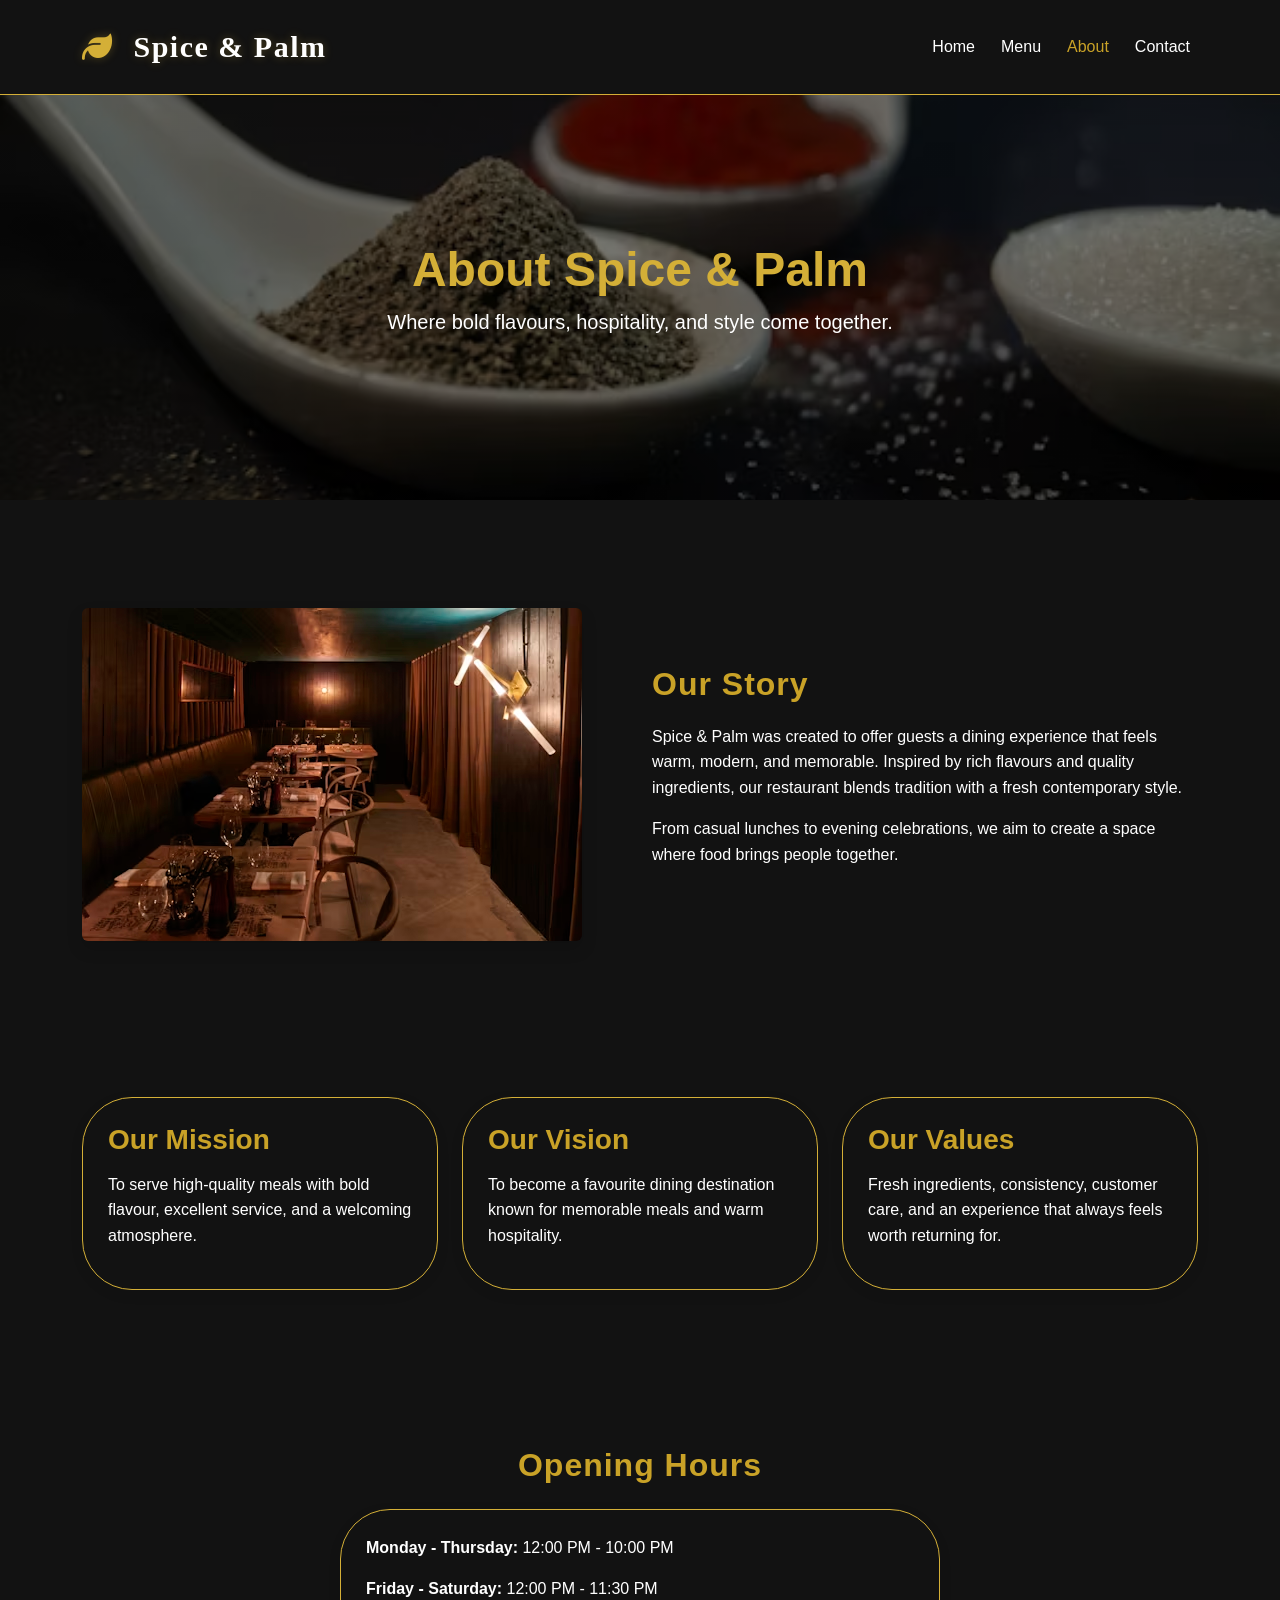
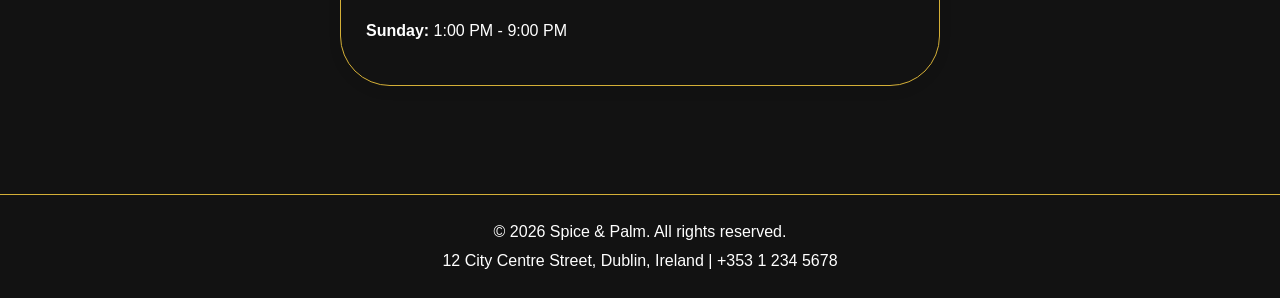
<file: SPICE & PALM/about.html>
<!--Fine Dining for Spice & Palm-->
<!--All images were gotten from Unsplash.com-->
<!--bootstrap was linked via CDN assuming there will be internet when the website is viewed-->



<!DOCTYPE html>
<html lang="en">
	<head>
		<meta charset="UTF-8">
		<meta name="viewport" content="width=device-width, initial-scale=1.0">
		<title>About Us | Spice & Palm</title>

		<!-- bootstrap CSS -->
		<link href="https://cdn.jsdelivr.net/npm/bootstrap@5.3.3/dist/css/bootstrap.min.css" rel="stylesheet">

		<!-- external CSS -->
		<link rel="stylesheet" href="CSS/external.css">
		
		<!--header icon image was inserted using fontawesome.com-->
		<link rel="stylesheet" href="https://cdnjs.cloudflare.com/ajax/libs/font-awesome/6.5.0/css/all.min.css">
	</head>
	<body>

		<!-- navigation bar -->
		<header>
			<nav class="navbar navbar-expand-lg navbar-dark bg-dark">
				<div class="container">
					<a class="navbar-brand" href="index.html"><i class="fa-solid fa-leaf"></i>Spice & Palm</a>
					<button class="navbar-toggler" type="button" data-bs-toggle="collapse" data-bs-target="#navbarNav">
						<span class="navbar-toggler-icon"></span>
					</button>

					<div class="collapse navbar-collapse" id="navbarNav">
						<ul class="navbar-nav ms-auto">
							<li class="nav-item"><a class="nav-link" href="index.html" target="_blank">Home</a></li>
							<li class="nav-item"><a class="nav-link" href="menu.html" target="_blank">Menu</a></li>
						    <li class="nav-item"><a class="nav-link active" href="about.html">About</a></li>
							<li class="nav-item"><a class="nav-link" href="contact.html" target="_blank">Contact</a></li>
						</ul>
					</div>
				</div>
			</nav>
		</header>

		<main>
			<!-- about hero -->
			<section class="about-hero text-center text-white d-flex align-items-center">
				<div class="container">
				  <h1 class="display-5 fw-bold">About Spice & Palm</h1>
				  <p class="lead">Where bold flavours, hospitality, and style come together.</p>
				</div>
			</section>

			<!-- our story -->
			<section class="container my-5">
				<div class="row align-items-center g-4">
					<div class="col-md-6">
						<img src="IMAGES/contact_hero.avif" alt="Restaurant interior" class="img-fluid rounded shadow">
					</div>
					<div class="col-md-6">
						<h2 class="section-title">Our Story</h2>
						<p>
						  Spice & Palm was created to offer guests a dining experience that feels warm, modern, and memorable.
						  Inspired by rich flavours and quality ingredients, our restaurant blends tradition with a fresh contemporary style.
						</p>
						<p>
						  From casual lunches to evening celebrations, we aim to create a space where food brings people together.
						</p>
					</div>
				</div>
			</section>

			<!-- mission / vision -->
			<section class="about-values py-5">
				<div class="container">
					<div class="row g-4">
						<div class="col-md-4">
							<div class="value-card h-100">
								<h3>Our Mission</h3>
								<p>To serve high-quality meals with bold flavour, excellent service, and a welcoming atmosphere.</p>
						  </div>
						</div>
						<div class="col-md-4">
							<div class="value-card h-100">
								<h3>Our Vision</h3>
								<p>To become a favourite dining destination known for memorable meals and warm hospitality.</p>
							</div>
						</div>
						<div class="col-md-4">
							<div class="value-card h-100">
								<h3>Our Values</h3>
								<p>Fresh ingredients, consistency, customer care, and an experience that always feels worth returning for.</p>
							</div>
						</div>
					</div>
				</div>
			</section>


		  	<!-- opening hours -->
			<section class="container my-5">
				<h2 class="section-title text-center mb-4">Opening Hours</h2>
				<div class="hours-box mx-auto">
				  <p><strong>Monday - Thursday:</strong> 12:00 PM - 10:00 PM</p>
				  <p><strong>Friday - Saturday:</strong> 12:00 PM - 11:30 PM</p>
				  <p><strong>Sunday:</strong> 1:00 PM - 9:00 PM</p>
				</div>
			</section>
		</main>

		<!--footer-->
		<footer class="text-center py-4">
			<div class="container">
				<p class="mb-1">&copy; 2026 Spice & Palm. All rights reserved.</p>
				<p class="mb-0">12 City Centre Street, Dublin, Ireland | +353 1 234 5678</p>
			</div>
		</footer>

		<!--back to the top arrow -->
		<button onclick="scrollToTop()" id="topBtn">↑</button>

		<!-- bootstrap JS -->
		<script src="https://cdn.jsdelivr.net/npm/bootstrap@5.3.3/dist/js/bootstrap.bundle.min.js"></script>

		<!-- external JS -->
		<script src="JS/external.js"></script>
	</body>
</html>
</file>
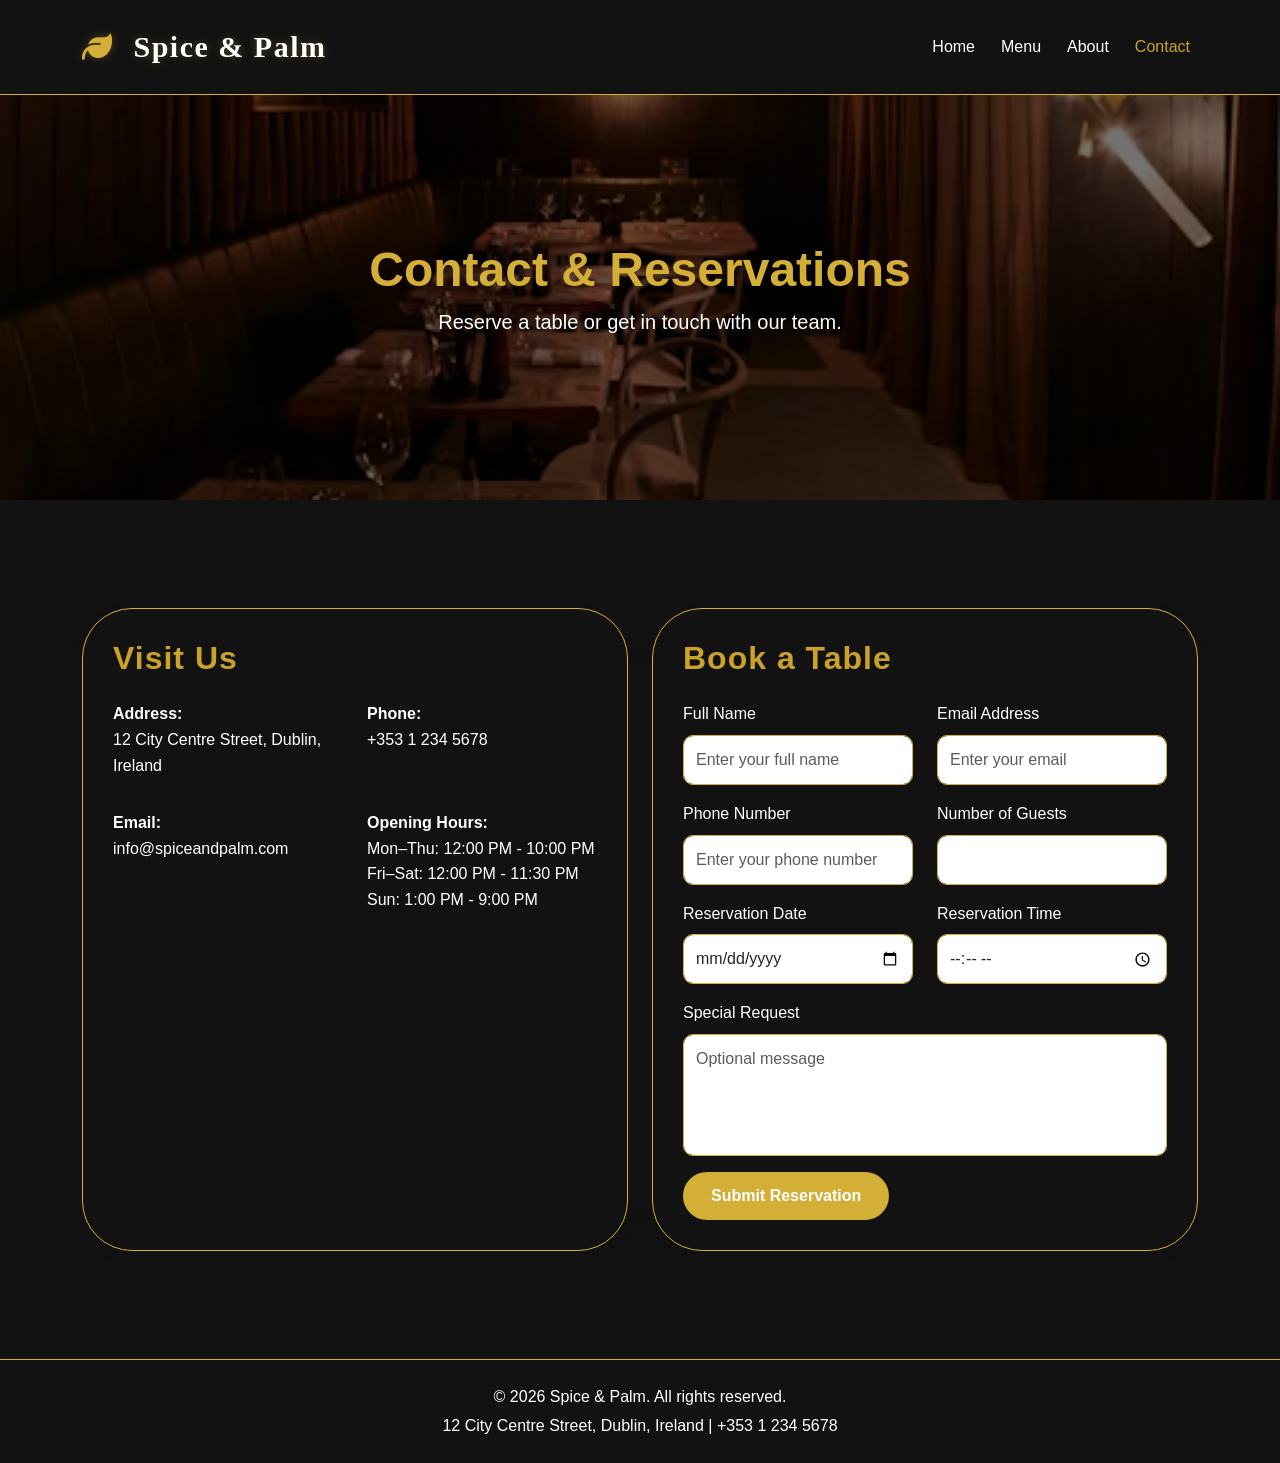
<file: SPICE & PALM/contact.html>
<!--Fine Dining for Spice & Palm-->
<!--All images were gotten from Unsplash.com-->
<!--bootstrap was linked via CDN assuming there will be internet when the website is viewed-->


<!DOCTYPE html>
<html lang="en">
	<head>
		<!--meta tag for optimization-->
		<meta charset="UTF-8">
		<meta name="viewport" content="width=device-width, initial-scale=1.0">
		<title>Contact & Reservation | Spice & Palm</title>

		<!-- bootstrap CSS -->
		<link href="https://cdn.jsdelivr.net/npm/bootstrap@5.3.3/dist/css/bootstrap.min.css" rel="stylesheet">

		<!-- external CSS -->
		<link rel="stylesheet" href="CSS/external.css">
		
		<!--header icon image was inserted using fontawesome.com-->
		<link rel="stylesheet" href="https://cdnjs.cloudflare.com/ajax/libs/font-awesome/6.5.0/css/all.min.css">
	</head>
	<body>

	  <!-- navigation bar -->
		<header>
			<nav class="navbar navbar-expand-lg navbar-dark bg-dark">
				<div class="container">
					<a class="navbar-brand" href="index.html"><i class="fa-solid fa-leaf"></i>Spice & Palm</a>
					<button class="navbar-toggler" type="button" data-bs-toggle="collapse" data-bs-target="#navbarNav">
						<span class="navbar-toggler-icon"></span>
					</button>

					<div class="collapse navbar-collapse" id="navbarNav">
						<ul class="navbar-nav ms-auto">
							<li class="nav-item"><a class="nav-link" href="index.html" target="_blank">Home</a></li>
							<li class="nav-item"><a class="nav-link" href="menu.html" target="_blank">Menu</a></li>
							<li class="nav-item"><a class="nav-link" href="about.html" target="_blank">About</a></li>
							<li class="nav-item"><a class="nav-link active" href="contact.html">Contact</a></li>
						</ul>
					</div>
				</div>
			</nav>
		</header>

		<main>
		  <!-- contact hero -->
			<section class="contact-hero text-center text-white d-flex align-items-center">
				<div class="container">
				  <h1 class="display-5 fw-bold">Contact & Reservations</h1>
				  <p class="lead">Reserve a table or get in touch with our team.</p>
				</div>
			</section>

			<section class="container my-5">
				<div class="row g-4 align-items-stretch">
			
					<!-- contact info -->
					<div class="col-lg-6 d-flex flex-column">
						<div class="contact-info-box flex-grow-1">
							<h2 class="section-title mb-4">Visit Us</h2>
					  
								<div class="row">
								
									<div class="col-6 mb-3">
									<p><strong>Address:</strong><br>12 City Centre Street, Dublin, Ireland</p>
									</div>	
									
									<div class="col-6 mb-3">
										<p><strong>Phone:</strong><br>+353 1 234 5678</p>
									</div>
									
									<div class="col-6 mb-3">
										<p><strong>Email:</strong><br>info@spiceandpalm.com</p>
									</div>
									
									<div class="col-6 mb-3">
										<p><strong>Opening Hours:</strong><br>Mon–Thu: 12:00 PM - 10:00 PM<br>Fri–Sat: 12:00 PM - 11:30 PM<br>Sun: 1:00 PM - 9:00 PM</p>
									</div>
								</div>
				  
								<!--maps embeded-->
								<div class="ratio ratio-16x9">
									<iframe
										src="https://www.google.com/maps?q=Dublin%20City%20Centre&output=embed"
										loading="lazy">
									</iframe>
								</div>
						</div>
					</div>
					
					<!-- reservation form -->
					<div class="col-lg-6">
						<div class="form-box">
							<h2 class="section-title mb-4">Book a Table</h2>

							<form id="reservationForm" novalidate>
								<div class="row">
									<div class="col-md-6 mb-3">
										<label for="name" class="form-label">Full Name</label>
										<span id="name-error" class="error-msg">Enter your name</span>
										<input type="text" class="form-control" id="name" placeholder="Enter your full name" required>
									</div>

									<div class="col-md-6 mb-3 form-input">
										<label for="email" class="form-label">Email Address</label>
										<span id="email-error" class="error-msg">Please enter a valid email</span>
										<input type="email" class="form-control" id="email" placeholder="Enter your email" required>
									</div>
								</div>

								<div class="row">
									<div class="col-md-6 mb-3">
										<label for="phone" class="form-label">Phone Number</label>
										<span id="phone-error" class="error-msg">Enter a valid phone number</span>
										<input type="tel" class="form-control" id="phone" placeholder="Enter your phone number" pattern="[0-9]{9,10}" required>
									</div>

									<div class="col-md-6 mb-3">
										<label for="guests" class="form-label">Number of Guests</label>
										<span id="guest-error" class="error-msg">Please enter a valid number</span>
										<input type="number" class="form-control" id="guests" min="1" max="12" required>
									</div>
								</div>

								<div class="row">
									<div class="col-md-6 mb-3">
										<label for="date" class="form-label">Reservation Date</label>
										<span id="date-error" class="error-msg">Please enter a valid date</span>
										<input type="date" class="form-control" id="date" required>
									</div>

									<div class="col-md-6 mb-3">
										<label for="time" class="form-label">Reservation Time</label>
										<span id="time-error" class="error-msg">Please enter a valid time</span>
										<input type="time" class="form-control" id="time" required>
									</div>
								</div>

								<div class="mb-3">
									<label for="message" class="form-label">Special Request</label>
									<textarea class="form-control" id="message" rows="4" placeholder="Optional message"></textarea>
								</div>

								<button type="submit" class="btn btn-gold">Submit Reservation</button>
							</form>
						</div>
					</div>			
				</div>
			</section>
		</main>

		<!-- footer -->
		<footer class="text-center py-4">
			<div class="container">
				<p class="mb-1">&copy; 2026 Spice & Palm. All rights reserved.</p>
				<p class="mb-0">12 City Centre Street, Dublin, Ireland | +353 1 234 5678</p>
			</div>
		</footer>

		<!--back to the top arrow -->
		<button onclick="scrollToTop()" id="topBtn">↑</button>

		<!-- bootstrap JS -->
		<script src="https://cdn.jsdelivr.net/npm/bootstrap@5.3.3/dist/js/bootstrap.bundle.min.js"></script>

		<!-- external JS -->
		<script src="JS/external.js"></script>
	</body>
</html>
</file>
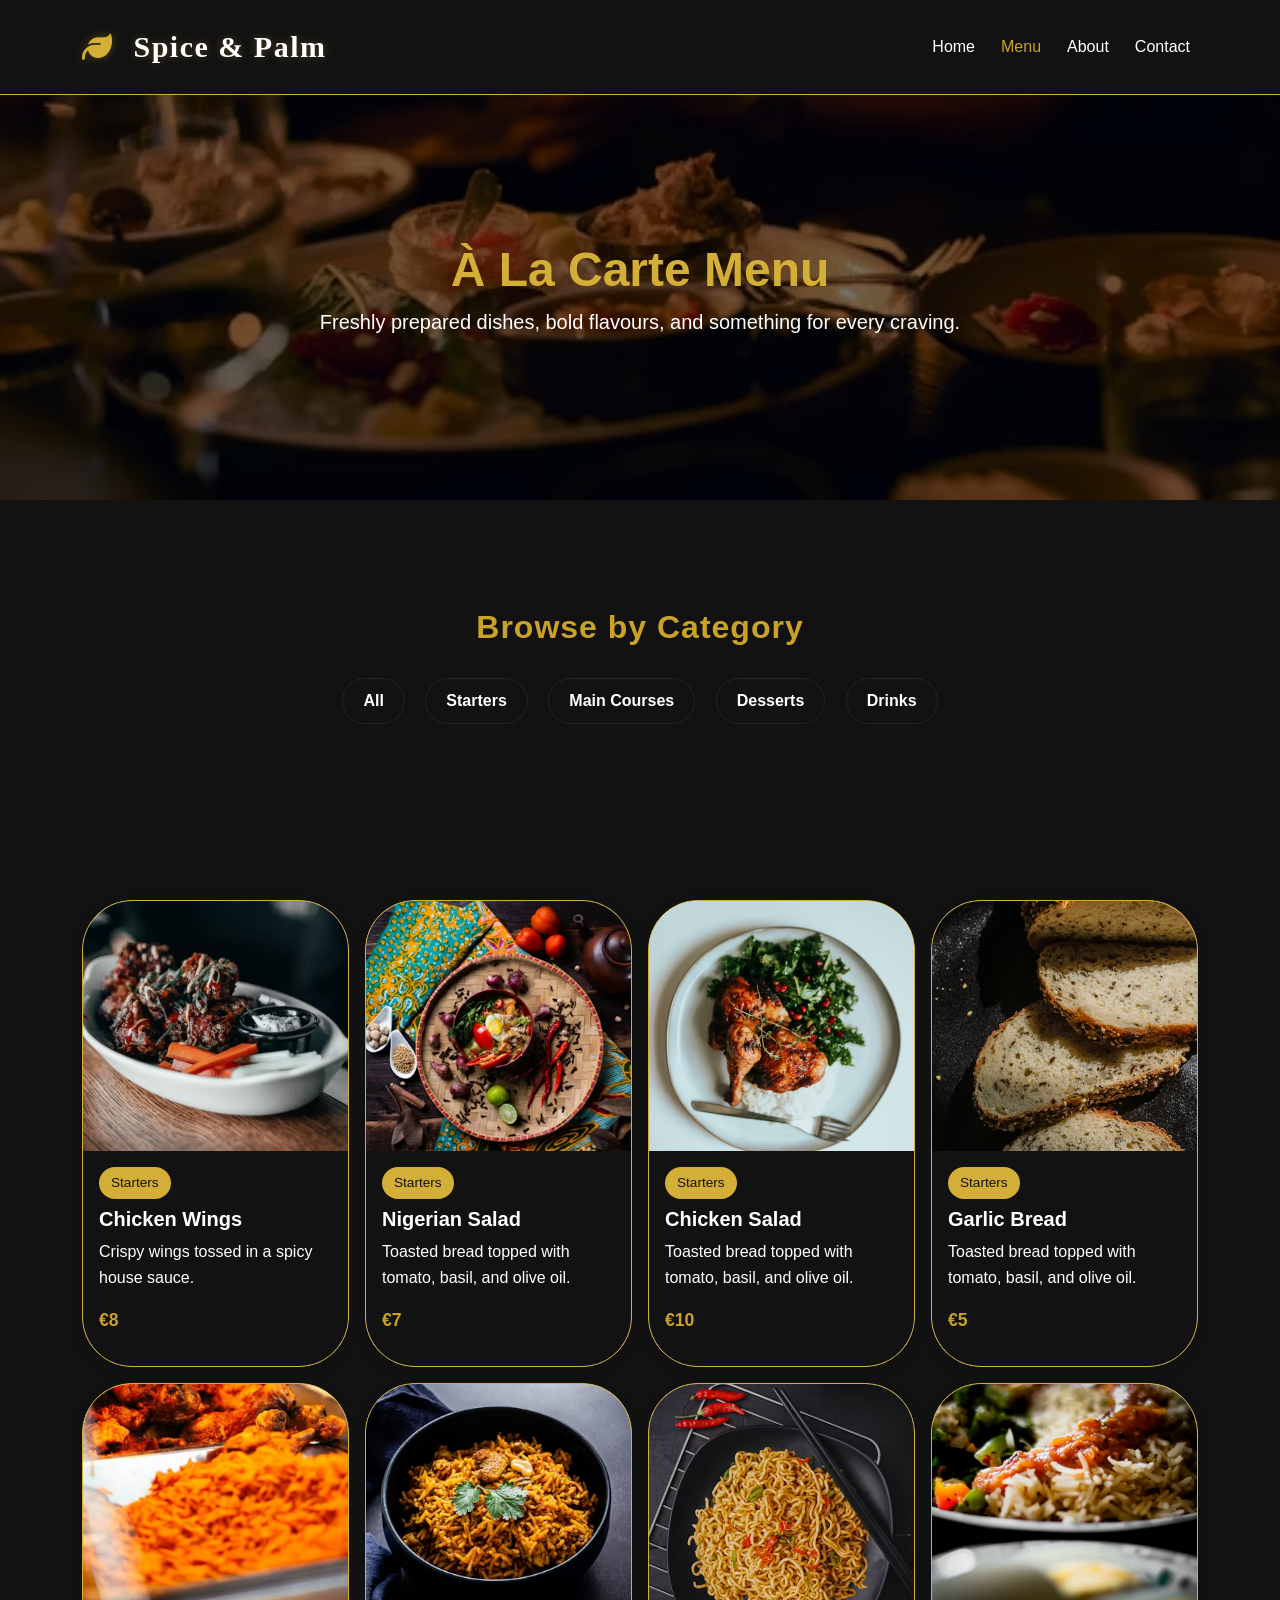
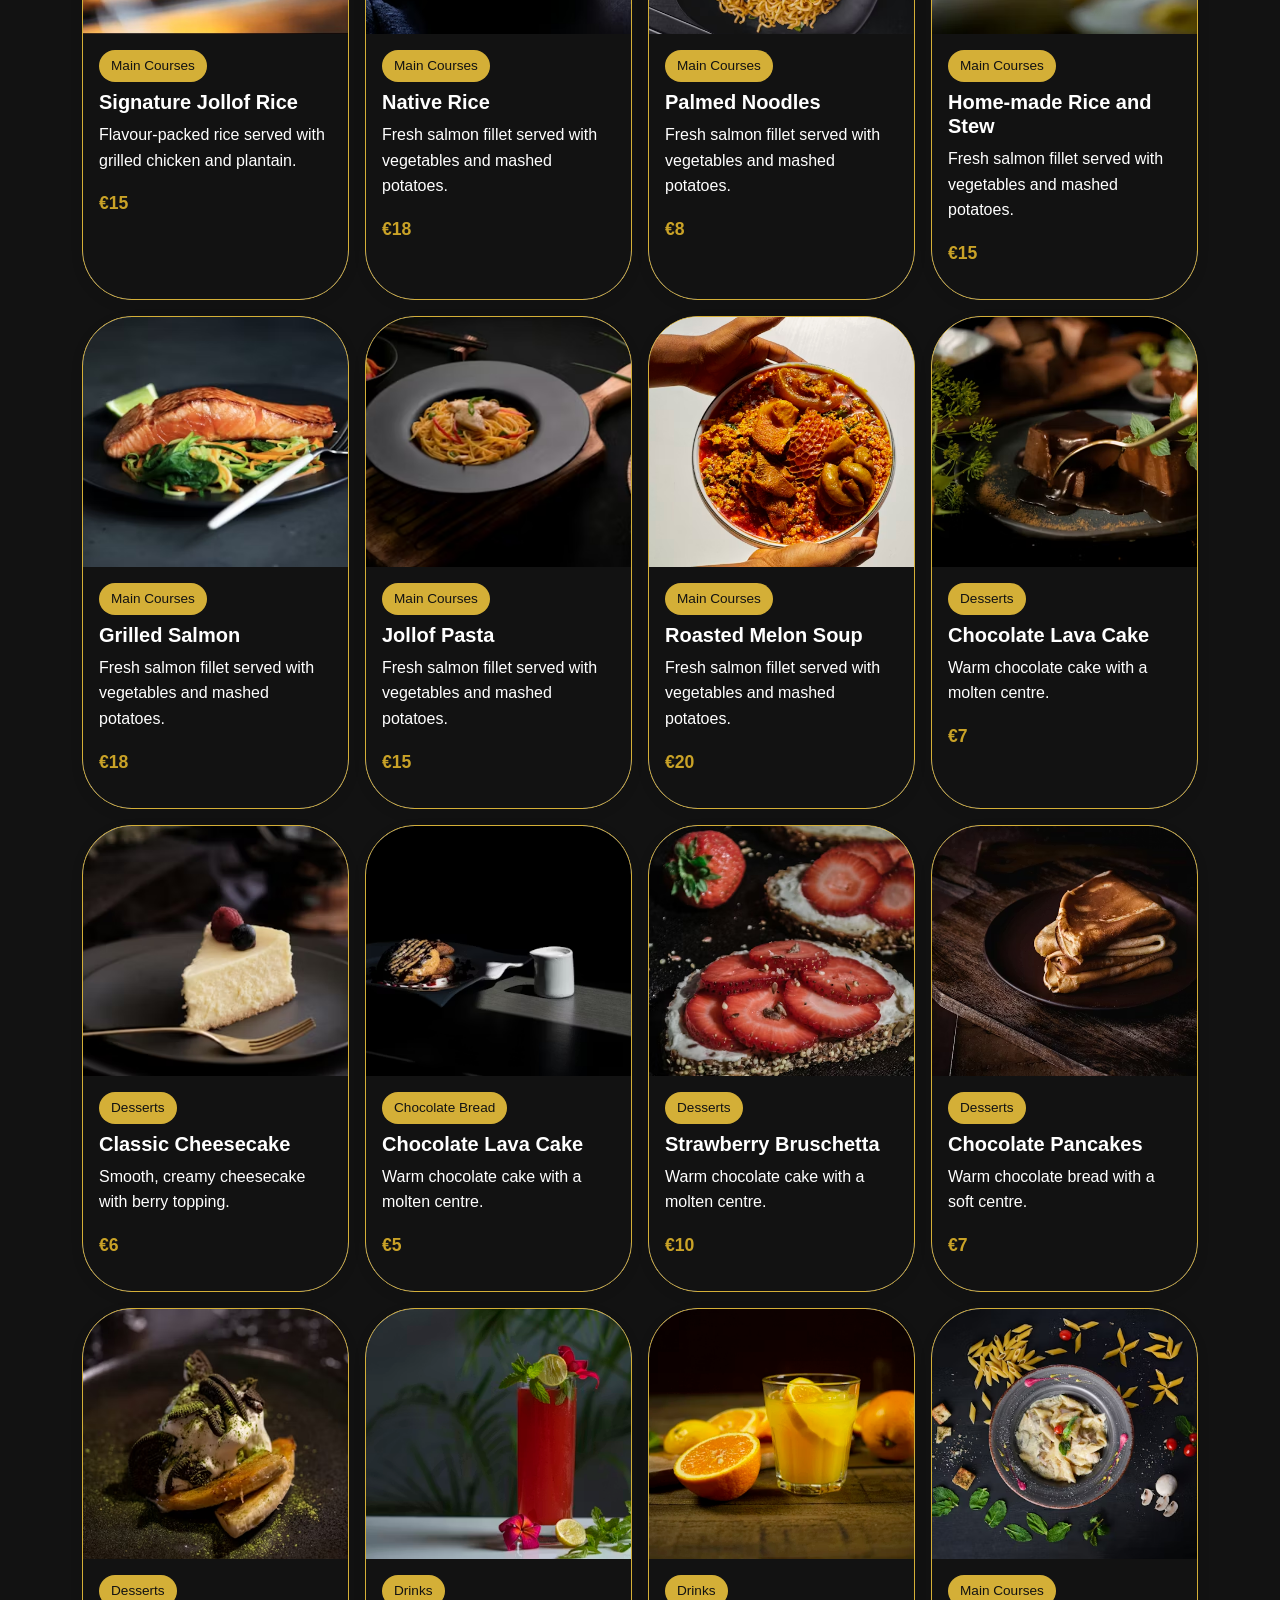
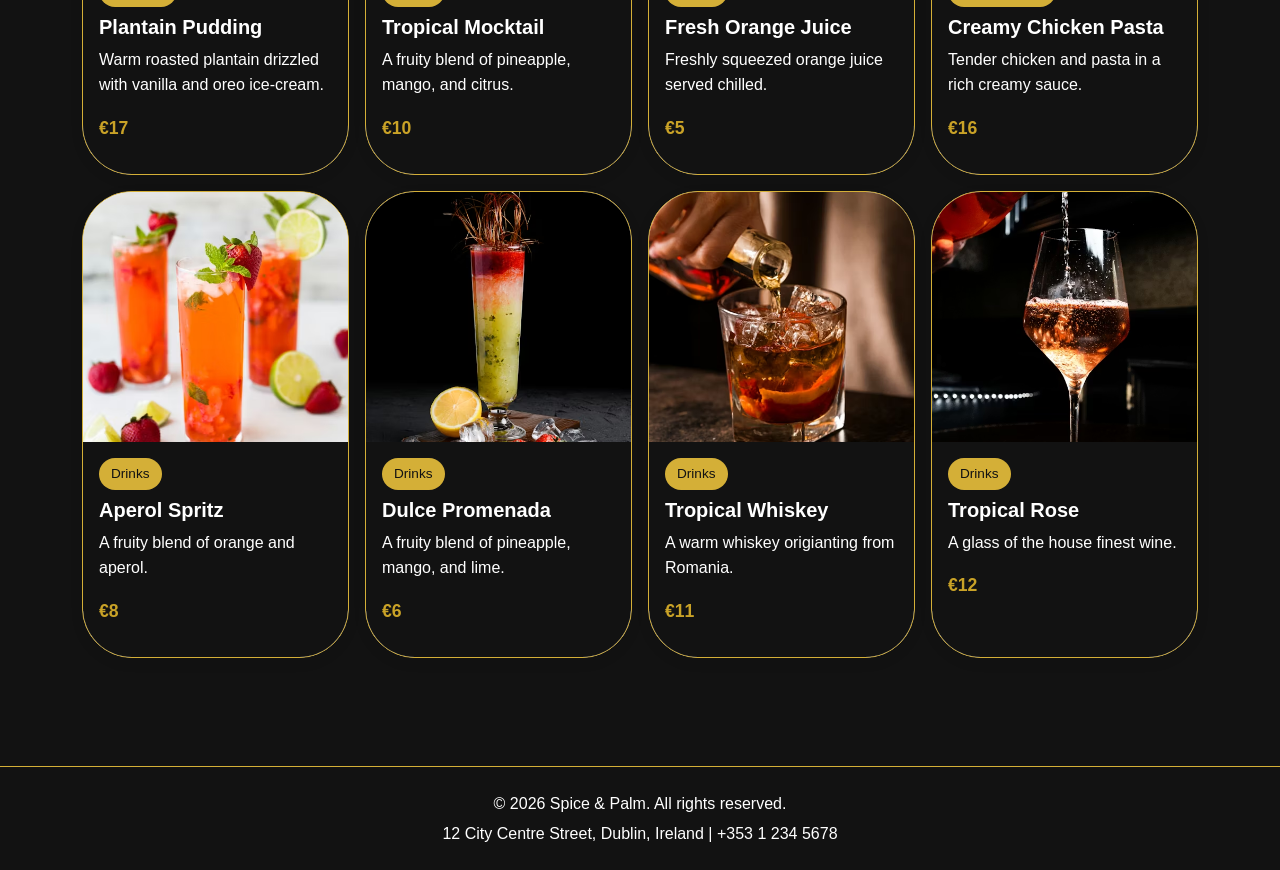
<file: SPICE & PALM/menu.html>
<!--Fine Dining for Spice & Palm-->
<!--All images were gotten from Unsplash.com-->
<!--bootstrap was linked via CDN assuming there will be internet when the website is viewed-->


<!DOCTYPE html>
<html lang="en">
	<head>
		<meta charset="UTF-8">
		<meta name="viewport" content="width=device-width, initial-scale=1.0">
		<title>Menu | Spice & Palm</title>

		<!-- bootstrap CSS -->
		<link href="https://cdn.jsdelivr.net/npm/bootstrap@5.3.3/dist/css/bootstrap.min.css" rel="stylesheet">

		<!-- external CSS -->
		<link rel="stylesheet" href="CSS/external.css">
		
		<!--header icon image was inserted using fontawesome.com-->
		<link rel="stylesheet" href="https://cdnjs.cloudflare.com/ajax/libs/font-awesome/6.5.0/css/all.min.css">
	</head>
	<body>

	  <!-- navigation bar -->
		<header>
			<nav class="navbar navbar-expand-lg navbar-dark bg-dark">
				<div class="container">
					<a class="navbar-brand" href="index.html"><i class="fa-solid fa-leaf"></i>Spice & Palm</a>
					<button class="navbar-toggler" type="button" data-bs-toggle="collapse" data-bs-target="#navbarNav">
						<span class="navbar-toggler-icon"></span>
					</button>

					<div class="collapse navbar-collapse" id="navbarNav">
						<ul class="navbar-nav ms-auto">
							<li class="nav-item"><a class="nav-link" href="index.html" target="_blank">Home</a></li>
							<li class="nav-item"><a class="nav-link active" href="menu.html">Menu</a></li>
							<li class="nav-item"><a class="nav-link" href="about.html" target="_blank">About</a></li>
							<li class="nav-item"><a class="nav-link" href="contact.html" target="_blank">Contact</a></li>
						</ul>
					</div>
				</div>
			</nav>
		</header>

		<!-- menu hero -->
		<main>
			<section class="menu-hero text-center text-white d-flex align-items-center">
				<div class="container">
					<h1 class="display-5 fw-bold">À La Carte Menu</h1>
					<p class="lead">Freshly prepared dishes, bold flavours, and something for every craving.</p>
				</div>
			</section>

			<!-- filter buttons -->
			<section class="container my-5 text-center">
				<h2 class="section-title mb-4">Browse by Category</h2>
					<div class="menu-buttons">
						<button class="btn btn-outline-dark m-2" onclick = "filterMenu('all')">All</button>
						<button class="btn btn-outline-dark m-2" onclick = "filterMenu('starters')">Starters</button>
						<button class="btn btn-outline-dark m-2" onclick = "filterMenu('main')">Main Courses</button>
						<button class="btn btn-outline-dark m-2" onclick = "filterMenu('desserts')">Desserts</button>
						<button class="btn btn-outline-dark m-2" onclick = "filterMenu('drinks')">Drinks</button>
					</div>
			</section>

			<!-- menu items -->
			<section class="container mb-5">
				<div class="row g-3">

					<div class="col-12 col-md-6 col-lg-3 menu-item starters">
						<div class="card menu-card h-100">
							<img src="IMAGES/chicken_wings.avif" class="card-img-top" alt="Chicken Wings">
							<div class="card-body">
								<span class="menu-tag">Starters</span>
								<h5 class="card-title mt-2">Chicken Wings</h3>
								<p class="card-text">Crispy wings tossed in a spicy house sauce.</p>
								<p class="menu-price">€8</p>
							</div>
						</div>
					</div>

					<div class="col-md-6 col-lg-3 menu-item starters">
						<div class="card menu-card h-100">
							<img src="IMAGES/starter_nigerian_custom_salad.avif" class="card-img-top" alt="salad">
							<div class="card-body">
								<span class="menu-tag">Starters</span>
								<h5 class="card-title mt-2">Nigerian Salad</h5>
								<p class="card-text">Toasted bread topped with tomato, basil, and olive oil.</p>
								<p class="menu-price">€7</p>
							</div>
						</div>
					</div>
			  
					<div class="col-md-6 col-lg-3 menu-item starters">
						<div class="card menu-card h-100">
							<img src="IMAGES/chicken_salad.avif" class="card-img-top" alt="chicken salad">
							<div class="card-body">
								<span class="menu-tag">Starters</span>
								<h5 class="card-title mt-2">Chicken Salad</h5>
								<p class="card-text">Toasted bread topped with tomato, basil, and olive oil.</p>
								<p class="menu-price">€10</p>
							</div>
						</div>
					</div>
			  
					<div class="col-md-6 col-lg-3 menu-item starters">
						<div class="card menu-card h-100">
							<img src="IMAGES/starter_garlic_bread.avif" class="card-img-top" alt="Garlic Bread">
							<div class="card-body">
								<span class="menu-tag">Starters</span>
								<h5 class="card-title mt-2">Garlic Bread</h5>
								<p class="card-text">Toasted bread topped with tomato, basil, and olive oil.</p>
								<p class="menu-price">€5</p>
							</div>
						</div>
					</div>

					<div class="col-md-6 col-lg-3 menu-item main">
						<div class="card menu-card h-100">
							<img src="IMAGES/main_jollof_rice.jpg" class="card-img-top" alt="Jollof Rice">
							<div class="card-body">
								<span class="menu-tag">Main Courses</span>
								<h5 class="card-title mt-2">Signature Jollof Rice</h5>
								<p class="card-text">Flavour-packed rice served with grilled chicken and plantain.</p>
								<p class="menu-price">€15</p>
							</div>
						</div>
					</div>

					<div class="col-md-6 col-lg-3 menu-item main">
						<div class="card menu-card h-100">
							<img src="IMAGES/main_native_rice.avif" class="card-img-top" alt="Native Rice">
							<div class="card-body">
								<span class="menu-tag">Main Courses</span>
								<h5 class="card-title mt-2">Native Rice</h5>
								<p class="card-text">Fresh salmon fillet served with vegetables and mashed potatoes.</p>
								<p class="menu-price">€18</p>
							</div>
						</div>
					</div>
					
					<div class="col-md-6 col-lg-3 menu-item main">
						<div class="card menu-card h-100">
							<img src="IMAGES/noodles_main.avif" class="card-img-top" alt="Noodles">
							<div class="card-body">
								<span class="menu-tag">Main Courses</span>
								<h5 class="card-title mt-2">Palmed Noodles</h5>
								<p class="card-text">Fresh salmon fillet served with vegetables and mashed potatoes.</p>
								<p class="menu-price">€8</p>
							</div>
						</div>
					</div>
			  
			  
					<div class="col-md-6 col-lg-3 menu-item main">
						<div class="card menu-card h-100">
							<img src="IMAGES/main_rice_and_stew.avif" class="card-img-top" alt="Rice and Stew">
							<div class="card-body">
								<span class="menu-tag">Main Courses</span>
								<h5 class="card-title mt-2">Home-made Rice and Stew</h5>
								<p class="card-text">Fresh salmon fillet served with vegetables and mashed potatoes.</p>
								<p class="menu-price">€15</p>
							</div>
						</div>
					</div>
			  
					<div class="col-md-6 col-lg-3 menu-item main">
						<div class="card menu-card h-100">
							<img src="IMAGES/grilled_salmon.avif" class="card-img-top" alt="Salmon">
							<div class="card-body">
								<span class="menu-tag">Main Courses</span>
								<h5 class="card-title mt-2">Grilled Salmon</h5>
								<p class="card-text">Fresh salmon fillet served with vegetables and mashed potatoes.</p>
								<p class="menu-price">€18</p>
							</div>
						</div>
					</div>
			  
					<div class="col-md-6 col-lg-3 menu-item main">
						<div class="card menu-card h-100">
							<img src="IMAGES/main_jollof_spag.avif" class="card-img-top" alt="Spaghetti">
							<div class="card-body">
								<span class="menu-tag">Main Courses</span>
								<h5 class="card-title mt-2">Jollof Pasta</h5>
								<p class="card-text">Fresh salmon fillet served with vegetables and mashed potatoes.</p>
								<p class="menu-price">€15</p>
						  </div>
						</div>
					</div>
			  
					<div class="col-md-6 col-lg-3 menu-item main">
						<div class="card menu-card h-100">
							<img src="IMAGES/egusi_soup_main.avif" class="card-img-top" alt="Egusi Soup">
							<div class="card-body">
								<span class="menu-tag">Main Courses</span>
								<h5 class="card-title mt-2">Roasted Melon Soup</h5>
								<p class="card-text">Fresh salmon fillet served with vegetables and mashed potatoes.</p>
								<p class="menu-price">€20</p>
							</div>
						</div>
					</div>
			  
					<div class="col-md-6 col-lg-3 menu-item desserts">
						<div class="card menu-card h-100">
							<img src="IMAGES/chocolate_lava_cake.avif" class="card-img-top" alt="Lava Cake">
							<div class="card-body">
								<span class="menu-tag">Desserts</span>
								<h5 class="card-title mt-2">Chocolate Lava Cake</h5>
								<p class="card-text">Warm chocolate cake with a molten centre.</p>
								<p class="menu-price">€7</p>
							</div>
						</div>
					</div>

					<div class="col-md-6 col-lg-3 menu-item desserts">
						<div class="card menu-card h-100">
							<img src="IMAGES/dessert_cheesecake.avif" class="card-img-top" alt="Cheesecake">
							<div class="card-body">
								<span class="menu-tag">Desserts</span>
								<h5 class="card-title mt-2">Classic Cheesecake</h5>
								<p class="card-text">Smooth, creamy cheesecake with berry topping.</p>
								<p class="menu-price">€6</p>
							</div>
						</div>
					</div>
			  
					<div class="col-md-6 col-lg-3 menu-item desserts">
						<div class="card menu-card h-100">
							<img src="IMAGES/chocolate_bread.avif" class="card-img-top" alt="Bread Cake">
							<div class="card-body">
								<span class="menu-tag">Chocolate Bread</span>
								<h5 class="card-title mt-2">Chocolate Lava Cake</h5>
								<p class="card-text">Warm chocolate cake with a molten centre.</p>
								<p class="menu-price">€5</p>
							</div>
						</div>
					</div>
			  
					<div class="col-md-6 col-lg-3 menu-item desserts">
						<div class="card menu-card h-100">
							<img src="IMAGES/strawberry_bruschetta.avif" class="card-img-top" alt="Bruschetta">
							<div class="card-body">
								<span class="menu-tag">Desserts</span>
								<h5 class="card-title mt-2">Strawberry Bruschetta</h5>
								<p class="card-text">Warm chocolate cake with a molten centre.</p>
								<p class="menu-price">€10</p>
							</div>
						</div>
					</div>
			  
					<div class="col-md-6 col-lg-3 menu-item desserts">
						<div class="card menu-card h-100">
							<img src="IMAGES/dessert_pancakes.avif" class="card-img-top" alt="Pancakes">
							<div class="card-body">
								<span class="menu-tag">Desserts</span>
								<h5 class="card-title mt-2">Chocolate Pancakes</h5>
								<p class="card-text">Warm chocolate bread with a soft centre.</p>
								<p class="menu-price">€7</p>
							</div>
						</div>
					</div>
			  
					<div class="col-md-6 col-lg-3 menu-item desserts">
						<div class="card menu-card h-100">
							<img src="IMAGES/plantain_for_dessert.avif" class="card-img-top" alt="Plantain">
							<div class="card-body">
								<span class="menu-tag">Desserts</span>
								<h5 class="card-title mt-2">Plantain Pudding</h5>
								<p class="card-text">Warm roasted plantain drizzled with vanilla and oreo ice-cream.</p>
								<p class="menu-price">€17</p>
							</div>
						</div>
					</div>

					<div class="col-md-6 col-lg-3 menu-item drinks">
						<div class="card menu-card h-100">
							<img src="IMAGES/tropical_mocktail.avif" class="card-img-top" alt="Mocktail">
							<div class="card-body">
								<span class="menu-tag">Drinks</span>
								<h5 class="card-title mt-2">Tropical Mocktail</h5>
								<p class="card-text">A fruity blend of pineapple, mango, and citrus.</p>
								<p class="menu-price">€10</p>
							</div>
						</div>
					</div>

					<div class="col-md-6 col-lg-3 menu-item drinks">
						<div class="card menu-card h-100">
							<img src="IMAGES/orange_juice.avif" class="card-img-top" alt="Orange Juice">
							<div class="card-body">
								<span class="menu-tag">Drinks</span>
								<h5 class="card-title mt-2">Fresh Orange Juice</h5>
								<p class="card-text">Freshly squeezed orange juice served chilled.</p>
								<p class="menu-price">€5</p>
							</div>
						</div>
					</div>

					<div class="col-md-6 col-lg-3 menu-item main">
						<div class="card menu-card h-100">
							<img src="IMAGES/main_chicken_creamy_pasta.avif" class="card-img-top" alt="Pasta">
							<div class="card-body">
								<span class="menu-tag">Main Courses</span>
								<h5 class="card-title mt-2">Creamy Chicken Pasta</h5>
								<p class="card-text">Tender chicken and pasta in a rich creamy sauce.</p>
								<p class="menu-price">€16</p>
							</div>
						</div>
					</div>
			  
					<div class="col-md-6 col-lg-3 menu-item drinks">
						<div class="card menu-card h-100">
							<img src="IMAGES/aperol_spritz.avif" class="card-img-top" alt="Aperol Spritz">
							<div class="card-body">
								<span class="menu-tag">Drinks</span>
								<h5 class="card-title mt-2">Aperol Spritz</h5>
								<p class="card-text">A fruity blend of orange and aperol.</p>
								<p class="menu-price">€8</p>
							</div>
						</div>
					</div>
			  
					<div class="col-md-6 col-lg-3 menu-item drinks">
						<div class="card menu-card h-100">
							<img src="IMAGES/dessert_dulce_promenada.avif" class="card-img-top" alt="Mocktail">
							<div class="card-body">
								<span class="menu-tag">Drinks</span>
								<h5 class="card-title mt-2">Dulce Promenada</h5>
								<p class="card-text">A fruity blend of pineapple, mango, and lime.</p>
								<p class="menu-price">€6</p>
							</div>
						</div>
					</div>
			  
					<div class="col-md-6 col-lg-3 menu-item drinks">
						<div class="card menu-card h-100">
							<img src="IMAGES/drinks_whiskey.avif" class="card-img-top" alt="Whiskey">
							<div class="card-body">
								<span class="menu-tag">Drinks</span>
								<h5 class="card-title mt-2">Tropical Whiskey</h5>
								<p class="card-text">A warm whiskey origianting from Romania.</p>
								<p class="menu-price">€11</p>
							</div>
						</div>
					</div>


					<div class="col-md-6 col-lg-3 menu-item drinks">
						<div class="card menu-card h-100">
							<img src="IMAGES/rose.avif" class="card-img-top" alt="Rose wine">
							<div class="card-body">
								<span class="menu-tag">Drinks</span>
								<h5 class="card-title mt-2">Tropical Rose</h5>
								<p class="card-text">A glass of the house finest wine.</p>
								<p class="menu-price">€12</p>
							</div>
						</div>
					</div>
				</div>
			</section>
		</main>
		
		<!--footer-->
		<footer class="text-center py-4">
			<div class="container">
				<p class="mb-1">&copy; 2026 Spice & Palm. All rights reserved.</p>
				<p class="mb-0">12 City Centre Street, Dublin, Ireland | +353 1 234 5678</p>
			</div>
		</footer>

		<!--back to the top arrow -->
		<button onclick="scrollToTop()" id="topBtn">↑</button>

		<!-- bootstrap JS -->
		<script src="https://cdn.jsdelivr.net/npm/bootstrap@5.3.3/dist/js/bootstrap.bundle.min.js"></script>

		<!-- external JS -->
		<script src="JS/external.js"></script>
	</body>
</html>
</file>
<file: CSS/external.css>
/* -All styling was done by Omoshalewa Mercy Adeniyi */


:root {
	--primary: #121212;
	--accent: #C9A227;
	--bg: #FAFAFA;
	--text: #FFFFFF;
	--white: #FFFFFF;
	--muted: #777777;
}

body {
  font-family: Arial, sans-serif;
	background-color: #121212;
	color: var(--text);
	margin: 0;
	padding: 0;
	line-height: 1.6;
}

section {
	padding: 60px 0;
}

h1, h2, h3, h4, h5 {
	color: var(--accent);
	font-weight: 700;
}

p {
  color: var(--text);
}

a {
  text-decoration: none;
}

a i{
	color: #d4af37;
	margin-right: 10px;
}

/* navbar */
.navbar {
  background-color: var(--primary) !important;
}

.navbar-brand {
	display:flex;
	align-items: center;
	gap: 10px;
	font-family: 'PlayfairDisplay', serif;
	font-weight: 700;
	letter-spacing: 1.5px;
	font-size: 30px;
	color: white;
	text-shadow: 0 0 10px rgba(212, 175, 55, 0.3);
}

.nav-link {
  color: var(--white) !important;
  margin-left: 10px;
  font-weight: 500;
  transition: color 0.3s ease;
}

.nav-link:hover,
.nav-link.active {
  color: var(--accent) !important;
}

/* general text */
.section-title {
  color: var(--accent);
  font-weight: bold;
  margin-bottom: 20px;
  letter-spacing: 1px;
}

.section-text {
  max-width: 800px;
  margin: 0 auto;
  line-height: 1.8;
}

/* buttons */
.btn-gold {
  background-color: #D4AF37;
  color: var(--primary);
  border: none;
  padding: 12px 28px;
  font-weight: 600;
  border-radius: 30px;
  transition: all 0.3s ease;
}

.btn-gold:hover {
  background-color: #A8861D;
  color: white;
  transform: translateY(-2px);
}

.btn-outline-dark {
  border-radius: 30px;
  padding: 10px 20px;
  font-weight: 600;
}

/* hero sections */
.hero,
.menu-hero,
.about-hero,
.contact-hero {
  text-align: center;
  display: flex;
  align-items: center;
  color: var(--white);
}

.hero {
  background: linear-gradient(rgba(0, 0, 0, 0.6), rgba(0, 0, 0, 0.6)),
              url('../IMAGES/hero.avif') center/cover no-repeat;
  min-height: 90vh;
  padding: 60px 20px;
}

.menu-hero,
.about-hero,
.contact-hero {
  min-height: 45vh;
  padding: 60px 20px;
}

.menu-hero {
  background: linear-gradient(rgba(0, 0, 0, 0.55), rgba(0, 0, 0, 0.55)),
              url('../IMAGES/menu-hero.avif') center/cover no-repeat;
}
.about-hero {
  background: linear-gradient(rgba(0, 0, 0, 0.55), rgba(0, 0, 0, 0.55)),
              url('../IMAGES/spice-hero-1.avif') center/cover no-repeat;
}

.contact-hero {
  background: linear-gradient(rgba(0, 0, 0, 0.55), rgba(0, 0, 0, 0.55)),
              url('../IMAGES/contact-hero.avif') center/cover no-repeat;
}

.menu-hero h1,
.about-hero h1,
.contact-hero h1 {
  color: #D4AF37;
}

.hero h1,
.hero p,
.menu-hero p,
.about-hero p,
.contact-hero p {
  color: white;
}

.hero h1 span {
	color: #D4AF37;
}

/* cards and boxes */
.card,
.custom-card,
.menu-card,
.feature-box,
.value-card,
.hours-box,
.contact-info-box,
.form-box {
  border: 1px solid #D4AF37;
  border-radius: 50px;
  box-shadow: 0 4px 14px rgba(0, 0, 0, 0.07);
  color: var(--text);

}

.custom-card,
.menu-card {
  transition: transform 0.3s ease, box-shadow 0.3s ease;
}

.custom-card:hover,
.menu-card:hover {
  transform: translateY(-4px);
  box-shadow: 0 10px 20px rgba(0, 0, 0, 0.1);
}

.card img,
.custom-card img,
.menu-card img {
  object-fit: cover;
}

/* home page */
.custom-card img {
  height: 250px;
}

.why-choose,
.about-values {
  background-color: var(--primary);
  color: var(--text);
}

.feature-box,
.value-card,
.hours-box,
.contact-info-box,
.form-box {
  background-color: var(--black);
  padding: 25px;
}

/* menu page */
.menu-buttons .btn {
	  color: var(--text);
  border-radius: 30px;
  padding: 10px 20px;
  font-weight: 600;
}

.menu-card {
  overflow: hidden;
}

.menu-card img {
  height: 250px;
}

.card-body{
	background-color: var(--primary);
}

.menu-tag {
  display: inline-block;
  background-color: #D4AF37;
  color: var(--primary);
  font-size: 0.85rem;
  padding: 5px 12px;
  border-radius: 20px;
}

.menu-price {
  font-weight: bold;
  color: var(--accent);
  color: var(--accent);
  font-size: 1.1rem;
  margin-top: 1px;
}

/* about page */
.value-card h3 {
  color: var(--accent);
  margin-bottom: 15px;
}

.hours-box {
  max-width: 600px;
}

/* contact page */
.contact-info-box,
.form-box {
  padding: 30px;
  border: 1px solid #D4AF37;
}

.form-control {
	background-color: var(--text);
  border-radius: 10px;
  padding: 12px;
  border: 1px solid #D4AF37;
}

.form-control:focus {
  border-color: var(--accent);
  box-shadow: 0 0 0 0.2rem rgba(212, 175, 55, 0.2);
}

textarea.form-control {
  resize: none;
}

/* header & footer */
header {
	background-color: var(--primary);
      padding: 10px 30px;
      border-bottom: 1px solid #D4AF37;
      position: sticky;
      top: 0;
      z-index: 1000;
    }
	
footer {
  background-color: var(--primary);
  color: var(--white);
  margin-top: 40px;
  padding: 30px 0;
  border-top: 1px solid #D4AF37;
}

footer p {
  color: var(--white);
  margin: 0;
}

/* responsive design */
@media (max-width: 768px) {
  section {
    padding: 40px 0;
  }

  .hero {
    min-height: 90vh;
    padding: 40px 15px;
  }

  .menu-hero,
  .about-hero,
  .contact-hero {
    min-height: 35vh;
    padding: 40px 15px;
  }

  .hero h1 {
    font-size: 2rem;
  }

  .hero p,
  .menu-hero p,
  .about-hero p,
  .contact-hero p {
    font-size: 1rem;
  }
}

#topBtn {
  position: fixed;
  bottom: 20px;
  right: 20px;
  background-color: #1f3b2d;
  color: white;
  border: none;
  padding: 10px 15px;
  border-radius: 50%;
  display: none;
}

.map-box {
  width: 100%;
  max-width: 100%;
}

.form-input {
  display: flex;
  flex-direction: column;
  justify-content: center;
}
.error-msg {
  font-size: 12px;
  color: red;
  display: none;
}
</file>
<file: SPICE & PALM/CSS/external.css>
/* -All styling was done by Omoshalewa Mercy Adeniyi */


:root {
	--primary: #121212;
	--accent: #C9A227;
	--bg: #FAFAFA;
	--text: #FFFFFF;
	--white: #FFFFFF;
	--muted: #777777;
}

body {
  font-family: Arial, sans-serif;
	background-color: #121212;
	color: var(--text);
	margin: 0;
	padding: 0;
	line-height: 1.6;
}

section {
	padding: 60px 0;
}

h1, h2, h3, h4, h5 {
	color: var(--accent);
	font-weight: 700;
}

p {
  color: var(--text);
}

a {
  text-decoration: none;
}

a i{
	color: #d4af37;
	margin-right: 10px;
}

/* navbar */
.navbar {
  background-color: var(--primary) !important;
}

.navbar-brand {
	display:flex;
	align-items: center;
	gap: 10px;
	font-family: 'PlayfairDisplay', serif;
	font-weight: 700;
	letter-spacing: 1.5px;
	font-size: 30px;
	color: white;
	text-shadow: 0 0 10px rgba(212, 175, 55, 0.3);
}

.nav-link {
  color: var(--white) !important;
  margin-left: 10px;
  font-weight: 500;
  transition: color 0.3s ease;
}

.nav-link:hover,
.nav-link.active {
  color: var(--accent) !important;
}

/* general text */
.section-title {
  color: var(--accent);
  font-weight: bold;
  margin-bottom: 20px;
  letter-spacing: 1px;
}

.section-text {
  max-width: 800px;
  margin: 0 auto;
  line-height: 1.8;
}

/* buttons */
.btn-gold {
  background-color: #D4AF37;
  color: var(--text);
  border: none;
  padding: 12px 28px;
  font-weight: 600;
  border-radius: 30px;
  transition: all 0.3s ease;
}

.btn-gold:hover {
  background-color: #a8861d;
  color: white;
  transform: translateY(-2px);
}

.btn-outline-dark {
  border-radius: 30px;
  padding: 10px 20px;
  font-weight: 600;
}

/* hero sections */
.hero,
.menu-hero,
.about-hero,
.contact-hero {
  text-align: center;
  display: flex;
  align-items: center;
  color: var(--white);
}

.hero {
  background: linear-gradient(rgba(0, 0, 0, 0.6), rgba(0, 0, 0, 0.6)),
              url('../IMAGES/hero.avif') center/cover no-repeat;
  min-height: 90vh;
  padding: 60px 20px;
}

.menu-hero,
.about-hero,
.contact-hero {
  min-height: 45vh;
  padding: 60px 20px;
}

.menu-hero {
  background: linear-gradient(rgba(0, 0, 0, 0.55), rgba(0, 0, 0, 0.55)),
              url('../IMAGES/menu_hero.avif') center/cover no-repeat;
}
.about-hero {
  background: linear-gradient(rgba(0, 0, 0, 0.55), rgba(0, 0, 0, 0.55)),
              url('../IMAGES/spice_hero_1.avif') center/cover no-repeat;
}

.contact-hero {
  background: linear-gradient(rgba(0, 0, 0, 0.55), rgba(0, 0, 0, 0.55)),
              url('../IMAGES/contact_hero.avif') center/cover no-repeat;
}

.menu-hero h1,
.about-hero h1,
.contact-hero h1 {
  color: #D4AF37;
}

.hero h1,
.hero p,
.menu-hero p,
.about-hero p,
.contact-hero p {
  color: white;
}

.hero h1 span {
	color: #D4AF37;
}

/* cards and boxes */
.card,
.custom-card,
.menu-card,
.feature-box,
.value-card,
.hours-box,
.contact-info-box,
.form-box {
  border: 1px solid #D4AF37;
  border-radius: 50px;
  box-shadow: 0 4px 14px rgba(0, 0, 0, 0.07);
  color: var(--text);

}

.custom-card,
.menu-card {
  transition: transform 0.3s ease, box-shadow 0.3s ease;
}

.custom-card:hover,
.menu-card:hover {
  transform: translateY(-4px);
  box-shadow: 0 10px 20px rgba(0, 0, 0, 0.1);
}

.card img,
.custom-card img,
.menu-card img {
  object-fit: cover;
}

/* home page */
.custom-card img {
  height: 250px;
}

.why-choose,
.about-values {
  background-color: var(--primary);
  color: var(--text);
}

.feature-box,
.value-card,
.hours-box,
.contact-info-box,
.form-box {
  background-color: var(--black);
  padding: 25px;
}

/* menu page */
.menu-buttons .btn {
	  color: var(--text);
  border-radius: 30px;
  padding: 10px 20px;
  font-weight: 600;
}

.menu-card {
  overflow: hidden;
}

.menu-card img {
  height: 250px;
}

.card-body{
	background-color: var(--primary);
}

.menu-tag {
  display: inline-block;
  background-color: #D4AF37;
  color: var(--primary);
  font-size: 0.85rem;
  padding: 5px 12px;
  border-radius: 20px;
}

.menu-price {
  font-weight: bold;
  color: var(--accent);
  color: var(--accent);
  font-size: 1.1rem;
  margin-top: 1px;
}

/* about page */
.value-card h3 {
  color: var(--accent);
  margin-bottom: 15px;
}

.hours-box {
  max-width: 600px;
}

/* contact page */
.contact-info-box,
.form-box {
  padding: 30px;
  border: 1px solid #D4AF37;
}

.form-control {
	background-color: var(--text);
  border-radius: 10px;
  padding: 12px;
  border: 1px solid #D4AF37;
}

.form-control:focus {
  border-color: var(--accent);
  box-shadow: 0 0 0 0.2rem rgba(212, 175, 55, 0.2);
}

textarea.form-control {
  resize: none;
}

/* header & footer */
header {
	background-color: var(--primary);
      padding: 10px 30px;
      border-bottom: 1px solid #D4AF37;
      position: sticky;
      top: 0;
      z-index: 1000;
    }
	
footer {
  background-color: var(--primary);
  color: var(--white);
  margin-top: 40px;
  padding: 30px 0;
  border-top: 1px solid #D4AF37;
}

footer p {
  color: var(--white);
  margin: 0;
}

/* responsive design */
@media (max-width: 768px) {
  section {
    padding: 40px 0;
  }

  .hero {
    min-height: 90vh;
    padding: 40px 15px;
  }

  .menu-hero,
  .about-hero,
  .contact-hero {
    min-height: 35vh;
    padding: 40px 15px;
  }

  .hero h1 {
    font-size: 2rem;
  }

  .hero p,
  .menu-hero p,
  .about-hero p,
  .contact-hero p {
    font-size: 1rem;
  }
}

#topBtn {
  position: fixed;
  bottom: 20px;
  right: 20px;
  background-color: #1f3b2d;
  color: white;
  border: none;
  padding: 10px 15px;
  border-radius: 50%;
  display: none;
}

.map-box {
  width: 100%;
  max-width: 100%;
}

.form-input {
  display: flex;
  flex-direction: column;
  justify-content: center;
}
.error-msg {
  font-size: 12px;
  color: red;
  display: none;
}
</file>
